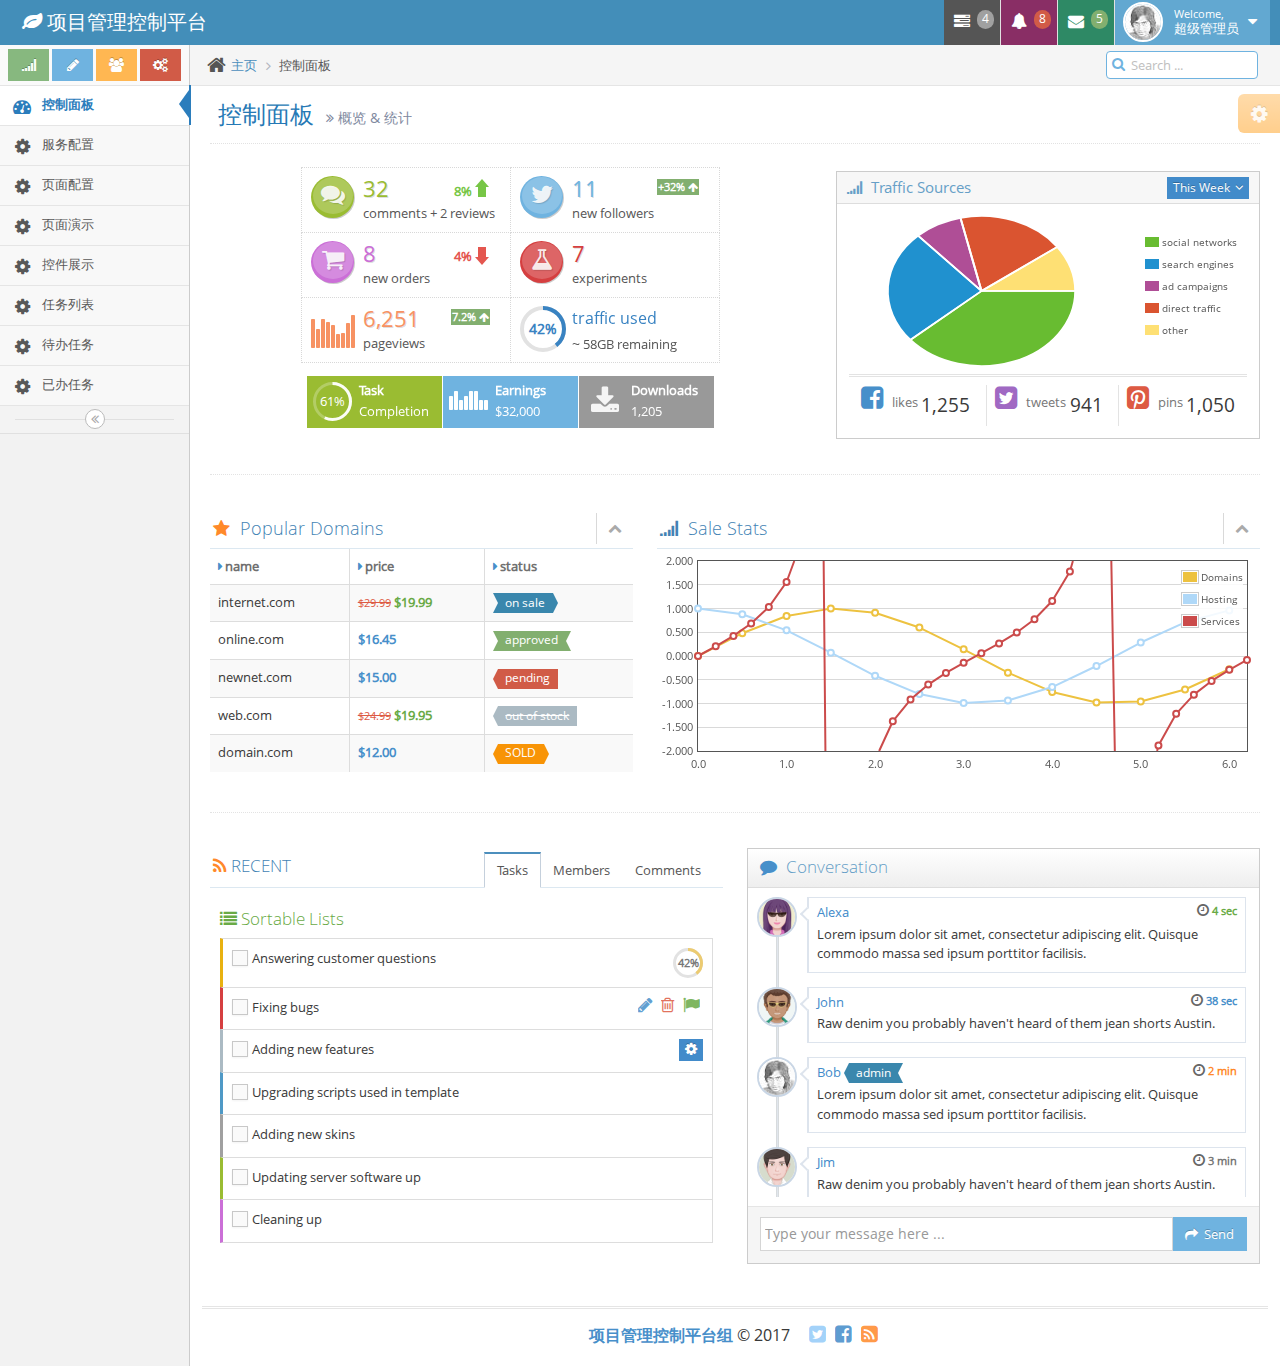
<file: html/index.html>
<!DOCTYPE html>
<html lang="en">
	<head>
		<meta http-equiv="X-UA-Compatible" content="IE=edge,chrome=1" />
		<meta charset="utf-8" />
		<title>Dashboard - Ace Admin</title>

		<meta name="description" content="overview &amp; stats" />
		<meta name="viewport" content="width=device-width, initial-scale=1.0, maximum-scale=1.0" />

		<!-- bootstrap & fontawesome -->
		<link rel="stylesheet" href="../assets/css/bootstrap.css" />
		<link rel="stylesheet" href="../assets/css/font-awesome.css" />

		<!-- page specific plugin styles -->

		<!-- text fonts -->
		<link rel="stylesheet" href="../assets/css/ace-fonts.css" />

		<!-- ace styles -->
		<link rel="stylesheet" href="../assets/css/ace.css" class="ace-main-stylesheet" id="main-ace-style" />

		<!--[if lte IE 9]>
			<link rel="stylesheet" href="../assets/css/ace-part2.css" class="ace-main-stylesheet" />
		<![endif]-->

		<!--[if lte IE 9]>
		  <link rel="stylesheet" href="../assets/css/ace-ie.css" />
		<![endif]-->

		<!-- inline styles related to this page -->

		<!-- ace settings handler -->
		<script src="../assets/js/ace-extra.js"></script>

		<!-- HTML5shiv and Respond.js for IE8 to support HTML5 elements and media queries -->

		<!--[if lte IE 8]>
		<script src="../assets/js/html5shiv.js"></script>
		<script src="../assets/js/respond.js"></script>
		<![endif]-->
	</head>

	<body class="no-skin">
		<!-- #section:basics/navbar.layout -->
		<div id="navbar" class="navbar navbar-default">
			<script type="text/javascript">
				try{ace.settings.check('navbar' , 'fixed')}catch(e){}
			</script>

			<div class="navbar-container" id="navbar-container">
				<!-- #section:basics/sidebar.mobile.toggle -->
				<button type="button" class="navbar-toggle menu-toggler pull-left" id="menu-toggler" data-target="#sidebar">
					<span class="sr-only">Toggle sidebar</span>

					<span class="icon-bar"></span>

					<span class="icon-bar"></span>

					<span class="icon-bar"></span>
				</button>

				<!-- /section:basics/sidebar.mobile.toggle -->
				<div class="navbar-header pull-left">
					<!-- #section:basics/navbar.layout.brand -->
					<a href="#" class="navbar-brand">
						<small>
							<i class="fa fa-leaf"></i>
							项目管理控制平台
						</small>
					</a>

					<!-- /section:basics/navbar.layout.brand -->

					<!-- #section:basics/navbar.toggle -->

					<!-- /section:basics/navbar.toggle -->
				</div>

				<!-- #section:basics/navbar.dropdown -->
				<div class="navbar-buttons navbar-header pull-right" role="navigation">
					<ul class="nav ace-nav">
						<li class="grey">
							<a data-toggle="dropdown" class="dropdown-toggle" href="#">
								<i class="ace-icon fa fa-tasks"></i>
								<span class="badge badge-grey">4</span>
							</a>

							<ul class="dropdown-menu-right dropdown-navbar dropdown-menu dropdown-caret dropdown-close">
								<li class="dropdown-header">
									<i class="ace-icon fa fa-check"></i>
									4 个任务需要完成
								</li>

								<li class="dropdown-content">
									<ul class="dropdown-menu dropdown-navbar">
										<li>
											<a href="#">
												<div class="clearfix">
													<span class="pull-left">软件更新</span>
													<span class="pull-right">65%</span>
												</div>

												<div class="progress progress-mini">
													<div style="width:65%" class="progress-bar"></div>
												</div>
											</a>
										</li>

										<li>
											<a href="#">
												<div class="clearfix">
													<span class="pull-left">硬件更新</span>
													<span class="pull-right">35%</span>
												</div>

												<div class="progress progress-mini">
													<div style="width:35%" class="progress-bar progress-bar-danger"></div>
												</div>
											</a>
										</li>
										
										<li>
											<a href="#">
												<div class="clearfix">
													<span class="pull-left">单元测试</span>
													<span class="pull-right">15%</span>
												</div>

												<div class="progress progress-mini">
													<div style="width:15%" class="progress-bar progress-bar-warning"></div>
												</div>
											</a>
										</li>

										<li>
											<a href="#">
												<div class="clearfix">
													<span class="pull-left">BUG修复</span>
													<span class="pull-right">90%</span>
												</div>

												<div class="progress progress-mini progress-striped active">
													<div style="width:90%" class="progress-bar progress-bar-success"></div>
												</div>
											</a>
										</li>
									</ul>
								</li>

								<li class="dropdown-footer">
									<a href="#">
										查看任务详情
										<i class="ace-icon fa fa-arrow-right"></i>
									</a>
								</li>
							</ul>
						</li>

						<li class="purple">
							<a data-toggle="dropdown" class="dropdown-toggle" href="#">
								<i class="ace-icon fa fa-bell icon-animated-bell"></i>
								<span class="badge badge-important">8</span>
							</a>

							<ul class="dropdown-menu-right dropdown-navbar navbar-pink dropdown-menu dropdown-caret dropdown-close">
								<li class="dropdown-header">
									<i class="ace-icon fa fa-exclamation-triangle"></i>
									8 个通知
								</li>

								<li class="dropdown-content">
									<ul class="dropdown-menu dropdown-navbar navbar-pink">
										<li>
											<a href="#">
												<div class="clearfix">
													<span class="pull-left">
														<i class="btn btn-xs no-hover btn-pink fa fa-comment"></i>
														新的评论
													</span>
													<span class="pull-right badge badge-info">+12</span>
												</div>
											</a>
										</li>

										<li>
											<a href="#">
												<i class="btn btn-xs btn-primary fa fa-user"></i>
												你的领导上线视察了...
											</a>
										</li>

										<li>
											<a href="#">
												<div class="clearfix">
													<span class="pull-left">
														<i class="btn btn-xs no-hover btn-success fa fa-shopping-cart"></i>
														老大送你礼物了
													</span>
													<span class="pull-right badge badge-success">+8</span>
												</div>
											</a>
										</li>

										<li>
											<a href="#">
												<div class="clearfix">
													<span class="pull-left">
														<i class="btn btn-xs no-hover btn-info fa fa-twitter"></i>
														放假通知...
													</span>
													<span class="pull-right badge badge-info">+11</span>
												</div>
											</a>
										</li>
									</ul>
								</li>

								<li class="dropdown-footer">
									<a href="#">
										查看所有通知
										<i class="ace-icon fa fa-arrow-right"></i>
									</a>
								</li>
							</ul>
						</li>

						<li class="green">
							<a data-toggle="dropdown" class="dropdown-toggle" href="#">
								<i class="ace-icon fa fa-envelope icon-animated-vertical"></i>
								<span class="badge badge-success">5</span>
							</a>

							<ul class="dropdown-menu-right dropdown-navbar dropdown-menu dropdown-caret dropdown-close">
								<li class="dropdown-header">
									<i class="ace-icon fa fa-envelope-o"></i>
									5 条消息
								</li>

								<li class="dropdown-content">
									<ul class="dropdown-menu dropdown-navbar">
										<li>
											<a href="#" class="clearfix">
												<img src="../assets/avatars/avatar.png" class="msg-photo" alt="Alex's Avatar" />
												<span class="msg-body">
													<span class="msg-title">
														<span class="blue">小拇指的约定:</span>
														这个月我请你吃饭
													</span>

													<span class="msg-time">
														<i class="ace-icon fa fa-clock-o"></i>
														<span>一个月之前</span>
													</span>
												</span>
											</a>
										</li>

										<li>
											<a href="#" class="clearfix">
												<img src="../assets/avatars/avatar3.png" class="msg-photo" alt="Susan's Avatar" />
												<span class="msg-body">
													<span class="msg-title">
														<span class="blue">代文海:</span>
														送你一个红包...
													</span>

													<span class="msg-time">
														<i class="ace-icon fa fa-clock-o"></i>
														<span>20 分钟之前</span>
													</span>
												</span>
											</a>
										</li>

										<li>
											<a href="#" class="clearfix">
												<img src="../assets/avatars/avatar4.png" class="msg-photo" alt="Bob's Avatar" />
												<span class="msg-body">
													<span class="msg-title">
														<span class="blue">段华成:</span>
														无话可说....
													</span>

													<span class="msg-time">
														<i class="ace-icon fa fa-clock-o"></i>
														<span>3:15 下午</span>
													</span>
												</span>
											</a>
										</li>

										<li>
											<a href="#" class="clearfix">
												<img src="../assets/avatars/avatar2.png" class="msg-photo" alt="Kate's Avatar" />
												<span class="msg-body">
													<span class="msg-title">
														<span class="blue">焦松广:</span>
														我是谁 我在哪儿 发生了什么 ...
													</span>

													<span class="msg-time">
														<i class="ace-icon fa fa-clock-o"></i>
														<span>1:33 下午</span>
													</span>
												</span>
											</a>
										</li>

										<li>
											<a href="#" class="clearfix">
												<img src="../assets/avatars/avatar5.png" class="msg-photo" alt="Fred's Avatar" />
												<span class="msg-body">
													<span class="msg-title">
														<span class="blue">高文龙:</span>
														我们公司组织去火星旅游了 ...
													</span>

													<span class="msg-time">
														<i class="ace-icon fa fa-clock-o"></i>
														<span>10:09 早上</span>
													</span>
												</span>
											</a>
										</li>
									</ul>
								</li>

								<li class="dropdown-footer">
									<a href="inbox.html">
										查看所有消息
										<i class="ace-icon fa fa-arrow-right"></i>
									</a>
								</li>
							</ul>
						</li>

						<!-- #section:basics/navbar.user_menu -->
						<li class="light-blue">
							<a data-toggle="dropdown" href="#" class="dropdown-toggle">
								<img class="nav-user-photo" src="../assets/avatars/user.jpg" alt="Jason's Photo" />
								<span class="user-info">
									<small>Welcome,</small>
									超级管理员
								</span>

								<i class="ace-icon fa fa-caret-down"></i>
							</a>

							<ul class="user-menu dropdown-menu-right dropdown-menu dropdown-yellow dropdown-caret dropdown-close">
								<li>
									<a href="#">
										<i class="ace-icon fa fa-cog"></i>
										设置
									</a>
								</li>
								
								<li class="divider"></li>

								<li>
									<a class="login-out" href="login.html">
										<i class="ace-icon fa fa-power-off"></i>
										退出登录
									</a>
								</li>
							</ul>
						</li>

						<!-- /section:basics/navbar.user_menu -->
					</ul>
				</div>

				<!-- /section:basics/navbar.dropdown -->
			</div><!-- /.navbar-container -->
		</div>

		<!-- /section:basics/navbar.layout -->
		<div class="main-container" id="main-container">
			<script type="text/javascript">
				try{ace.settings.check('main-container' , 'fixed')}catch(e){}
			</script>

			<!-- #section:basics/sidebar -->
			<div id="sidebar" class="sidebar responsive">
				<script type="text/javascript">
					try{ace.settings.check('sidebar' , 'fixed')}catch(e){}
				</script>

				<div class="sidebar-shortcuts" id="sidebar-shortcuts">
					<div class="sidebar-shortcuts-large" id="sidebar-shortcuts-large">
						<button class="btn btn-success">
							<i class="ace-icon fa fa-signal"></i>
						</button>

						<button class="btn btn-info">
							<i class="ace-icon fa fa-pencil"></i>
						</button>

						<!-- #section:basics/sidebar.layout.shortcuts -->
						<button class="btn btn-warning">
							<i class="ace-icon fa fa-users"></i>
						</button>

						<button class="btn btn-danger">
							<i class="ace-icon fa fa-cogs"></i>
						</button>

						<!-- /section:basics/sidebar.layout.shortcuts -->
					</div>

					<div class="sidebar-shortcuts-mini" id="sidebar-shortcuts-mini">
						<span class="btn btn-success"></span>

						<span class="btn btn-info"></span>

						<span class="btn btn-warning"></span>

						<span class="btn btn-danger"></span>
					</div>
				</div><!-- /.sidebar-shortcuts -->

				<ul class="nav nav-list">
					<li class="active">
						<a href="index.html">
							<i class="menu-icon fa fa-tachometer"></i>
							<span class="menu-text">控制面板</span>
						</a>
						<b class="arrow"></b>
					</li>
					<li class="">
						<a href="serv-settings.html">
							<i class="menu-icon fa fa-gear"></i>
							<span class="menu-text">服务配置 </span>
						</a>
						<b class="arrow"></b>
					</li>
					<li class="">
						<a href="page-settings.html">
							<i class="menu-icon fa fa-gear"></i>
							<span class="menu-text">页面配置 </span>
						</a>
						<b class="arrow"></b>
					</li>
					<li class="">
						<a href="page-show.html">
							<i class="menu-icon fa fa-gear"></i>
							<span class="menu-text">页面演示 </span>
						</a>
						<b class="arrow"></b>
					</li>
					<li class="">
						<a href="components.html">
							<i class="menu-icon fa fa-gear"></i>
							<span class="menu-text">控件展示 </span>
						</a>
						<b class="arrow"></b>
					</li>
					<li class="">
						<a href="task-list.html">
							<i class="menu-icon fa fa-gear"></i>
							<span class="menu-text">任务列表 </span>
						</a>
						<b class="arrow"></b>
					</li>
					<li class="">
						<a href="daiban.html">
							<i class="menu-icon fa fa-gear"></i>
							<span class="menu-text">待办任务 </span>
						</a>
						<b class="arrow"></b>
					</li>
					<li class="">
						<a href="yiban.html">
							<i class="menu-icon fa fa-gear"></i>
							<span class="menu-text">已办任务 </span>
						</a>
						<b class="arrow"></b>
					</li>
				</ul><!-- /.nav-list -->

				<!-- #section:basics/sidebar.layout.minimize -->
				<div class="sidebar-toggle sidebar-collapse" id="sidebar-collapse">
					<i class="ace-icon fa fa-angle-double-left" data-icon1="ace-icon fa fa-angle-double-left" data-icon2="ace-icon fa fa-angle-double-right"></i>
				</div>

				<!-- /section:basics/sidebar.layout.minimize -->
				<script type="text/javascript">
					try{ace.settings.check('sidebar' , 'collapsed')}catch(e){}
				</script>
			</div>
			
			<!--content area-->
			<div class="main-content">
				<div class="main-content-inner">
					<!-- #section:basics/content.breadcrumbs -->
					<div class="breadcrumbs" id="breadcrumbs">
						<script type="text/javascript">
							try{ace.settings.check('breadcrumbs' , 'fixed')}catch(e){}
						</script>

						<ul class="breadcrumb">
							<li>
								<i class="ace-icon fa fa-home home-icon"></i>
								<a href="#">主页</a>
							</li>
							<li class="active">控制面板</li>
						</ul><!-- /.breadcrumb -->

						<!-- #section:basics/content.searchbox -->
						<div class="nav-search" id="nav-search">
							<form class="form-search">
								<span class="input-icon">
									<input type="text" placeholder="Search ..." class="nav-search-input" id="nav-search-input" autocomplete="off" />
									<i class="ace-icon fa fa-search nav-search-icon"></i>
								</span>
							</form>
						</div><!-- /.nav-search -->

						<!-- /section:basics/content.searchbox -->
					</div>

					<!-- /section:basics/content.breadcrumbs -->
					<div class="page-content">
						<!-- #section:settings.box -->
						<div class="ace-settings-container" id="ace-settings-container">
							<div class="btn btn-app btn-xs btn-warning ace-settings-btn" id="ace-settings-btn">
								<i class="ace-icon fa fa-cog bigger-130"></i>
							</div>

							<div class="ace-settings-box clearfix" id="ace-settings-box">
								<div class="pull-left width-50">
									<!-- #section:settings.skins -->
									<div class="ace-settings-item">
										<div class="pull-left">
											<select id="skin-colorpicker" class="hide">
												<option data-skin="no-skin" value="#438EB9">#438EB9</option>
												<option data-skin="skin-1" value="#222A2D">#222A2D</option>
												<option data-skin="skin-2" value="#C6487E">#C6487E</option>
												<option data-skin="skin-3" value="#D0D0D0">#D0D0D0</option>
											</select>
										</div>
										<span>&nbsp; Choose Skin</span>
									</div>

									<!-- /section:settings.skins -->

									<!-- #section:settings.navbar -->
									<div class="ace-settings-item">
										<input type="checkbox" class="ace ace-checkbox-2" id="ace-settings-navbar" />
										<label class="lbl" for="ace-settings-navbar"> Fixed Navbar</label>
									</div>

									<!-- /section:settings.navbar -->

									<!-- #section:settings.sidebar -->
									<div class="ace-settings-item">
										<input type="checkbox" class="ace ace-checkbox-2" id="ace-settings-sidebar" />
										<label class="lbl" for="ace-settings-sidebar"> Fixed Sidebar</label>
									</div>

									<!-- /section:settings.sidebar -->

									<!-- #section:settings.breadcrumbs -->
									<div class="ace-settings-item">
										<input type="checkbox" class="ace ace-checkbox-2" id="ace-settings-breadcrumbs" />
										<label class="lbl" for="ace-settings-breadcrumbs"> Fixed Breadcrumbs</label>
									</div>

									<!-- /section:settings.breadcrumbs -->

									<!-- #section:settings.rtl -->
									<div class="ace-settings-item">
										<input type="checkbox" class="ace ace-checkbox-2" id="ace-settings-rtl" />
										<label class="lbl" for="ace-settings-rtl"> Right To Left (rtl)</label>
									</div>

									<!-- /section:settings.rtl -->

									<!-- #section:settings.container -->
									<div class="ace-settings-item">
										<input type="checkbox" class="ace ace-checkbox-2" id="ace-settings-add-container" />
										<label class="lbl" for="ace-settings-add-container">
											Inside
											<b>.container</b>
										</label>
									</div>

									<!-- /section:settings.container -->
								</div><!-- /.pull-left -->

								<div class="pull-left width-50">
									<!-- #section:basics/sidebar.options -->
									<div class="ace-settings-item">
										<input type="checkbox" class="ace ace-checkbox-2" id="ace-settings-hover" />
										<label class="lbl" for="ace-settings-hover"> Submenu on Hover</label>
									</div>

									<div class="ace-settings-item">
										<input type="checkbox" class="ace ace-checkbox-2" id="ace-settings-compact" />
										<label class="lbl" for="ace-settings-compact"> Compact Sidebar</label>
									</div>

									<div class="ace-settings-item">
										<input type="checkbox" class="ace ace-checkbox-2" id="ace-settings-highlight" />
										<label class="lbl" for="ace-settings-highlight"> Alt. Active Item</label>
									</div>

									<!-- /section:basics/sidebar.options -->
								</div><!-- /.pull-left -->
							</div><!-- /.ace-settings-box -->
						</div><!-- /.ace-settings-container -->

						<!-- /section:settings.box -->
						<div class="page-header">
							<h1>
								控制面板
								<small>
									<i class="ace-icon fa fa-angle-double-right"></i>
									概览 &amp; 统计
								</small>
							</h1>
						</div><!-- /.page-header -->

						<div class="row">
							<div class="col-xs-12">
								<!-- PAGE CONTENT BEGINS -->
								<div class="row">
									<div class="space-6"></div>

									<div class="col-sm-7 infobox-container">
										<!-- #section:pages/dashboard.infobox -->
										<div class="infobox infobox-green">
											<div class="infobox-icon">
												<i class="ace-icon fa fa-comments"></i>
											</div>

											<div class="infobox-data">
												<span class="infobox-data-number">32</span>
												<div class="infobox-content">comments + 2 reviews</div>
											</div>

											<!-- #section:pages/dashboard.infobox.stat -->
											<div class="stat stat-success">8%</div>

											<!-- /section:pages/dashboard.infobox.stat -->
										</div>

										<div class="infobox infobox-blue">
											<div class="infobox-icon">
												<i class="ace-icon fa fa-twitter"></i>
											</div>

											<div class="infobox-data">
												<span class="infobox-data-number">11</span>
												<div class="infobox-content">new followers</div>
											</div>

											<div class="badge badge-success">
												+32%
												<i class="ace-icon fa fa-arrow-up"></i>
											</div>
										</div>

										<div class="infobox infobox-pink">
											<div class="infobox-icon">
												<i class="ace-icon fa fa-shopping-cart"></i>
											</div>

											<div class="infobox-data">
												<span class="infobox-data-number">8</span>
												<div class="infobox-content">new orders</div>
											</div>
											<div class="stat stat-important">4%</div>
										</div>

										<div class="infobox infobox-red">
											<div class="infobox-icon">
												<i class="ace-icon fa fa-flask"></i>
											</div>

											<div class="infobox-data">
												<span class="infobox-data-number">7</span>
												<div class="infobox-content">experiments</div>
											</div>
										</div>

										<div class="infobox infobox-orange2">
											<!-- #section:pages/dashboard.infobox.sparkline -->
											<div class="infobox-chart">
												<span class="sparkline" data-values="196,128,202,177,154,94,100,170,224"></span>
											</div>

											<!-- /section:pages/dashboard.infobox.sparkline -->
											<div class="infobox-data">
												<span class="infobox-data-number">6,251</span>
												<div class="infobox-content">pageviews</div>
											</div>

											<div class="badge badge-success">
												7.2%
												<i class="ace-icon fa fa-arrow-up"></i>
											</div>
										</div>

										<div class="infobox infobox-blue2">
											<div class="infobox-progress">
												<!-- #section:pages/dashboard.infobox.easypiechart -->
												<div class="easy-pie-chart percentage" data-percent="42" data-size="46">
													<span class="percent">42</span>%
												</div>

												<!-- /section:pages/dashboard.infobox.easypiechart -->
											</div>

											<div class="infobox-data">
												<span class="infobox-text">traffic used</span>

												<div class="infobox-content">
													<span class="bigger-110">~</span>
													58GB remaining
												</div>
											</div>
										</div>

										<!-- /section:pages/dashboard.infobox -->
										<div class="space-6"></div>

										<!-- #section:pages/dashboard.infobox.dark -->
										<div class="infobox infobox-green infobox-small infobox-dark">
											<div class="infobox-progress">
												<!-- #section:pages/dashboard.infobox.easypiechart -->
												<div class="easy-pie-chart percentage" data-percent="61" data-size="39">
													<span class="percent">61</span>%
												</div>

												<!-- /section:pages/dashboard.infobox.easypiechart -->
											</div>

											<div class="infobox-data">
												<div class="infobox-content">Task</div>
												<div class="infobox-content">Completion</div>
											</div>
										</div>

										<div class="infobox infobox-blue infobox-small infobox-dark">
											<!-- #section:pages/dashboard.infobox.sparkline -->
											<div class="infobox-chart">
												<span class="sparkline" data-values="3,4,2,3,4,4,2,2"></span>
											</div>

											<!-- /section:pages/dashboard.infobox.sparkline -->
											<div class="infobox-data">
												<div class="infobox-content">Earnings</div>
												<div class="infobox-content">$32,000</div>
											</div>
										</div>

										<div class="infobox infobox-grey infobox-small infobox-dark">
											<div class="infobox-icon">
												<i class="ace-icon fa fa-download"></i>
											</div>

											<div class="infobox-data">
												<div class="infobox-content">Downloads</div>
												<div class="infobox-content">1,205</div>
											</div>
										</div>

										<!-- /section:pages/dashboard.infobox.dark -->
									</div>

									<div class="vspace-12-sm"></div>

									<div class="col-sm-5">
										<div class="widget-box">
											<div class="widget-header widget-header-flat widget-header-small">
												<h5 class="widget-title">
													<i class="ace-icon fa fa-signal"></i>
													Traffic Sources
												</h5>

												<div class="widget-toolbar no-border">
													<div class="inline dropdown-hover">
														<button class="btn btn-minier btn-primary">
															This Week
															<i class="ace-icon fa fa-angle-down icon-on-right bigger-110"></i>
														</button>

														<ul class="dropdown-menu dropdown-menu-right dropdown-125 dropdown-lighter dropdown-close dropdown-caret">
															<li class="active">
																<a href="#" class="blue">
																	<i class="ace-icon fa fa-caret-right bigger-110">&nbsp;</i>
																	This Week
																</a>
															</li>

															<li>
																<a href="#">
																	<i class="ace-icon fa fa-caret-right bigger-110 invisible">&nbsp;</i>
																	Last Week
																</a>
															</li>

															<li>
																<a href="#">
																	<i class="ace-icon fa fa-caret-right bigger-110 invisible">&nbsp;</i>
																	This Month
																</a>
															</li>

															<li>
																<a href="#">
																	<i class="ace-icon fa fa-caret-right bigger-110 invisible">&nbsp;</i>
																	Last Month
																</a>
															</li>
														</ul>
													</div>
												</div>
											</div>

											<div class="widget-body">
												<div class="widget-main">
													<!-- #section:plugins/charts.flotchart -->
													<div id="piechart-placeholder"></div>

													<!-- /section:plugins/charts.flotchart -->
													<div class="hr hr8 hr-double"></div>

													<div class="clearfix">
														<!-- #section:custom/extra.grid -->
														<div class="grid3">
															<span class="grey">
																<i class="ace-icon fa fa-facebook-square fa-2x blue"></i>
																&nbsp; likes
															</span>
															<h4 class="bigger pull-right">1,255</h4>
														</div>

														<div class="grid3">
															<span class="grey">
																<i class="ace-icon fa fa-twitter-square fa-2x purple"></i>
																&nbsp; tweets
															</span>
															<h4 class="bigger pull-right">941</h4>
														</div>

														<div class="grid3">
															<span class="grey">
																<i class="ace-icon fa fa-pinterest-square fa-2x red"></i>
																&nbsp; pins
															</span>
															<h4 class="bigger pull-right">1,050</h4>
														</div>

														<!-- /section:custom/extra.grid -->
													</div>
												</div><!-- /.widget-main -->
											</div><!-- /.widget-body -->
										</div><!-- /.widget-box -->
									</div><!-- /.col -->
								</div><!-- /.row -->

								<!-- #section:custom/extra.hr -->
								<div class="hr hr32 hr-dotted"></div>

								<!-- /section:custom/extra.hr -->
								<div class="row">
									<div class="col-sm-5">
										<div class="widget-box transparent">
											<div class="widget-header widget-header-flat">
												<h4 class="widget-title lighter">
													<i class="ace-icon fa fa-star orange"></i>
													Popular Domains
												</h4>

												<div class="widget-toolbar">
													<a href="#" data-action="collapse">
														<i class="ace-icon fa fa-chevron-up"></i>
													</a>
												</div>
											</div>

											<div class="widget-body">
												<div class="widget-main no-padding">
													<table class="table table-bordered table-striped">
														<thead class="thin-border-bottom">
															<tr>
																<th>
																	<i class="ace-icon fa fa-caret-right blue"></i>name
																</th>

																<th>
																	<i class="ace-icon fa fa-caret-right blue"></i>price
																</th>

																<th class="hidden-480">
																	<i class="ace-icon fa fa-caret-right blue"></i>status
																</th>
															</tr>
														</thead>

														<tbody>
															<tr>
																<td>internet.com</td>

																<td>
																	<small>
																		<s class="red">$29.99</s>
																	</small>
																	<b class="green">$19.99</b>
																</td>

																<td class="hidden-480">
																	<span class="label label-info arrowed-right arrowed-in">on sale</span>
																</td>
															</tr>

															<tr>
																<td>online.com</td>

																<td>
																	<b class="blue">$16.45</b>
																</td>

																<td class="hidden-480">
																	<span class="label label-success arrowed-in arrowed-in-right">approved</span>
																</td>
															</tr>

															<tr>
																<td>newnet.com</td>

																<td>
																	<b class="blue">$15.00</b>
																</td>

																<td class="hidden-480">
																	<span class="label label-danger arrowed">pending</span>
																</td>
															</tr>

															<tr>
																<td>web.com</td>

																<td>
																	<small>
																		<s class="red">$24.99</s>
																	</small>
																	<b class="green">$19.95</b>
																</td>

																<td class="hidden-480">
																	<span class="label arrowed">
																		<s>out of stock</s>
																	</span>
																</td>
															</tr>

															<tr>
																<td>domain.com</td>

																<td>
																	<b class="blue">$12.00</b>
																</td>

																<td class="hidden-480">
																	<span class="label label-warning arrowed arrowed-right">SOLD</span>
																</td>
															</tr>
														</tbody>
													</table>
												</div><!-- /.widget-main -->
											</div><!-- /.widget-body -->
										</div><!-- /.widget-box -->
									</div><!-- /.col -->

									<div class="col-sm-7">
										<div class="widget-box transparent">
											<div class="widget-header widget-header-flat">
												<h4 class="widget-title lighter">
													<i class="ace-icon fa fa-signal"></i>
													Sale Stats
												</h4>

												<div class="widget-toolbar">
													<a href="#" data-action="collapse">
														<i class="ace-icon fa fa-chevron-up"></i>
													</a>
												</div>
											</div>

											<div class="widget-body">
												<div class="widget-main padding-4">
													<div id="sales-charts"></div>
												</div><!-- /.widget-main -->
											</div><!-- /.widget-body -->
										</div><!-- /.widget-box -->
									</div><!-- /.col -->
								</div><!-- /.row -->

								<div class="hr hr32 hr-dotted"></div>

								<div class="row">
									<div class="col-sm-6">
										<div class="widget-box transparent" id="recent-box">
											<div class="widget-header">
												<h4 class="widget-title lighter smaller">
													<i class="ace-icon fa fa-rss orange"></i>RECENT
												</h4>

												<div class="widget-toolbar no-border">
													<ul class="nav nav-tabs" id="recent-tab">
														<li class="active">
															<a data-toggle="tab" href="#task-tab">Tasks</a>
														</li>

														<li>
															<a data-toggle="tab" href="#member-tab">Members</a>
														</li>

														<li>
															<a data-toggle="tab" href="#comment-tab">Comments</a>
														</li>
													</ul>
												</div>
											</div>

											<div class="widget-body">
												<div class="widget-main padding-4">
													<div class="tab-content padding-8">
														<div id="task-tab" class="tab-pane active">
															<h4 class="smaller lighter green">
																<i class="ace-icon fa fa-list"></i>
																Sortable Lists
															</h4>

															<!-- #section:pages/dashboard.tasks -->
															<ul id="tasks" class="item-list">
																<li class="item-orange clearfix">
																	<label class="inline">
																		<input type="checkbox" class="ace" />
																		<span class="lbl"> Answering customer questions</span>
																	</label>

																	<div class="pull-right easy-pie-chart percentage" data-size="30" data-color="#ECCB71" data-percent="42">
																		<span class="percent">42</span>%
																	</div>
																</li>

																<li class="item-red clearfix">
																	<label class="inline">
																		<input type="checkbox" class="ace" />
																		<span class="lbl"> Fixing bugs</span>
																	</label>

																	<!-- #section:custom/extra.action-buttons -->
																	<div class="pull-right action-buttons">
																		<a href="#" class="blue">
																			<i class="ace-icon fa fa-pencil bigger-130"></i>
																		</a>

																		<span class="vbar"></span>

																		<a href="#" class="red">
																			<i class="ace-icon fa fa-trash-o bigger-130"></i>
																		</a>

																		<span class="vbar"></span>

																		<a href="#" class="green">
																			<i class="ace-icon fa fa-flag bigger-130"></i>
																		</a>
																	</div>

																	<!-- /section:custom/extra.action-buttons -->
																</li>

																<li class="item-default clearfix">
																	<label class="inline">
																		<input type="checkbox" class="ace" />
																		<span class="lbl"> Adding new features</span>
																	</label>

																	<!-- #section:elements.dropdown.hover -->
																	<div class="inline pull-right position-relative dropdown-hover">
																		<button class="btn btn-minier bigger btn-primary">
																			<i class="ace-icon fa fa-cog icon-only bigger-120"></i>
																		</button>

																		<ul class="dropdown-menu dropdown-only-icon dropdown-yellow dropdown-caret dropdown-close dropdown-menu-right">
																			<li>
																				<a href="#" class="tooltip-success" data-rel="tooltip" title="Mark&nbsp;as&nbsp;done">
																					<span class="green">
																						<i class="ace-icon fa fa-check bigger-110"></i>
																					</span>
																				</a>
																			</li>

																			<li>
																				<a href="#" class="tooltip-error" data-rel="tooltip" title="Delete">
																					<span class="red">
																						<i class="ace-icon fa fa-trash-o bigger-110"></i>
																					</span>
																				</a>
																			</li>
																		</ul>
																	</div>

																	<!-- /section:elements.dropdown.hover -->
																</li>

																<li class="item-blue clearfix">
																	<label class="inline">
																		<input type="checkbox" class="ace" />
																		<span class="lbl"> Upgrading scripts used in template</span>
																	</label>
																</li>

																<li class="item-grey clearfix">
																	<label class="inline">
																		<input type="checkbox" class="ace" />
																		<span class="lbl"> Adding new skins</span>
																	</label>
																</li>

																<li class="item-green clearfix">
																	<label class="inline">
																		<input type="checkbox" class="ace" />
																		<span class="lbl"> Updating server software up</span>
																	</label>
																</li>

																<li class="item-pink clearfix">
																	<label class="inline">
																		<input type="checkbox" class="ace" />
																		<span class="lbl"> Cleaning up</span>
																	</label>
																</li>
															</ul>

															<!-- /section:pages/dashboard.tasks -->
														</div>

														<div id="member-tab" class="tab-pane">
															<!-- #section:pages/dashboard.members -->
															<div class="clearfix">
																<div class="itemdiv memberdiv">
																	<div class="user">
																		<img alt="Bob Doe's avatar" src="../assets/avatars/user.jpg" />
																	</div>

																	<div class="body">
																		<div class="name">
																			<a href="#">Bob Doe</a>
																		</div>

																		<div class="time">
																			<i class="ace-icon fa fa-clock-o"></i>
																			<span class="green">20 min</span>
																		</div>

																		<div>
																			<span class="label label-warning label-sm">pending</span>

																			<div class="inline position-relative">
																				<button class="btn btn-minier btn-yellow btn-no-border dropdown-toggle" data-toggle="dropdown" data-position="auto">
																					<i class="ace-icon fa fa-angle-down icon-only bigger-120"></i>
																				</button>

																				<ul class="dropdown-menu dropdown-only-icon dropdown-yellow dropdown-menu-right dropdown-caret dropdown-close">
																					<li>
																						<a href="#" class="tooltip-success" data-rel="tooltip" title="Approve">
																							<span class="green">
																								<i class="ace-icon fa fa-check bigger-110"></i>
																							</span>
																						</a>
																					</li>

																					<li>
																						<a href="#" class="tooltip-warning" data-rel="tooltip" title="Reject">
																							<span class="orange">
																								<i class="ace-icon fa fa-times bigger-110"></i>
																							</span>
																						</a>
																					</li>

																					<li>
																						<a href="#" class="tooltip-error" data-rel="tooltip" title="Delete">
																							<span class="red">
																								<i class="ace-icon fa fa-trash-o bigger-110"></i>
																							</span>
																						</a>
																					</li>
																				</ul>
																			</div>
																		</div>
																	</div>
																</div>

																<div class="itemdiv memberdiv">
																	<div class="user">
																		<img alt="Joe Doe's avatar" src="../assets/avatars/avatar2.png" />
																	</div>

																	<div class="body">
																		<div class="name">
																			<a href="#">Joe Doe</a>
																		</div>

																		<div class="time">
																			<i class="ace-icon fa fa-clock-o"></i>
																			<span class="green">1 hour</span>
																		</div>

																		<div>
																			<span class="label label-warning label-sm">pending</span>

																			<div class="inline position-relative">
																				<button class="btn btn-minier btn-yellow btn-no-border dropdown-toggle" data-toggle="dropdown" data-position="auto">
																					<i class="ace-icon fa fa-angle-down icon-only bigger-120"></i>
																				</button>

																				<ul class="dropdown-menu dropdown-only-icon dropdown-yellow dropdown-menu-right dropdown-caret dropdown-close">
																					<li>
																						<a href="#" class="tooltip-success" data-rel="tooltip" title="Approve">
																							<span class="green">
																								<i class="ace-icon fa fa-check bigger-110"></i>
																							</span>
																						</a>
																					</li>

																					<li>
																						<a href="#" class="tooltip-warning" data-rel="tooltip" title="Reject">
																							<span class="orange">
																								<i class="ace-icon fa fa-times bigger-110"></i>
																							</span>
																						</a>
																					</li>

																					<li>
																						<a href="#" class="tooltip-error" data-rel="tooltip" title="Delete">
																							<span class="red">
																								<i class="ace-icon fa fa-trash-o bigger-110"></i>
																							</span>
																						</a>
																					</li>
																				</ul>
																			</div>
																		</div>
																	</div>
																</div>

																<div class="itemdiv memberdiv">
																	<div class="user">
																		<img alt="Jim Doe's avatar" src="../assets/avatars/avatar.png" />
																	</div>

																	<div class="body">
																		<div class="name">
																			<a href="#">Jim Doe</a>
																		</div>

																		<div class="time">
																			<i class="ace-icon fa fa-clock-o"></i>
																			<span class="green">2 hour</span>
																		</div>

																		<div>
																			<span class="label label-warning label-sm">pending</span>

																			<div class="inline position-relative">
																				<button class="btn btn-minier btn-yellow btn-no-border dropdown-toggle" data-toggle="dropdown" data-position="auto">
																					<i class="ace-icon fa fa-angle-down icon-only bigger-120"></i>
																				</button>

																				<ul class="dropdown-menu dropdown-only-icon dropdown-yellow dropdown-menu-right dropdown-caret dropdown-close">
																					<li>
																						<a href="#" class="tooltip-success" data-rel="tooltip" title="Approve">
																							<span class="green">
																								<i class="ace-icon fa fa-check bigger-110"></i>
																							</span>
																						</a>
																					</li>

																					<li>
																						<a href="#" class="tooltip-warning" data-rel="tooltip" title="Reject">
																							<span class="orange">
																								<i class="ace-icon fa fa-times bigger-110"></i>
																							</span>
																						</a>
																					</li>

																					<li>
																						<a href="#" class="tooltip-error" data-rel="tooltip" title="Delete">
																							<span class="red">
																								<i class="ace-icon fa fa-trash-o bigger-110"></i>
																							</span>
																						</a>
																					</li>
																				</ul>
																			</div>
																		</div>
																	</div>
																</div>

																<div class="itemdiv memberdiv">
																	<div class="user">
																		<img alt="Alex Doe's avatar" src="../assets/avatars/avatar5.png" />
																	</div>

																	<div class="body">
																		<div class="name">
																			<a href="#">Alex Doe</a>
																		</div>

																		<div class="time">
																			<i class="ace-icon fa fa-clock-o"></i>
																			<span class="green">3 hour</span>
																		</div>

																		<div>
																			<span class="label label-danger label-sm">blocked</span>
																		</div>
																	</div>
																</div>

																<div class="itemdiv memberdiv">
																	<div class="user">
																		<img alt="Bob Doe's avatar" src="../assets/avatars/avatar2.png" />
																	</div>

																	<div class="body">
																		<div class="name">
																			<a href="#">Bob Doe</a>
																		</div>

																		<div class="time">
																			<i class="ace-icon fa fa-clock-o"></i>
																			<span class="green">6 hour</span>
																		</div>

																		<div>
																			<span class="label label-success label-sm arrowed-in">approved</span>
																		</div>
																	</div>
																</div>

																<div class="itemdiv memberdiv">
																	<div class="user">
																		<img alt="Susan's avatar" src="../assets/avatars/avatar3.png" />
																	</div>

																	<div class="body">
																		<div class="name">
																			<a href="#">Susan</a>
																		</div>

																		<div class="time">
																			<i class="ace-icon fa fa-clock-o"></i>
																			<span class="green">yesterday</span>
																		</div>

																		<div>
																			<span class="label label-success label-sm arrowed-in">approved</span>
																		</div>
																	</div>
																</div>

																<div class="itemdiv memberdiv">
																	<div class="user">
																		<img alt="Phil Doe's avatar" src="../assets/avatars/avatar4.png" />
																	</div>

																	<div class="body">
																		<div class="name">
																			<a href="#">Phil Doe</a>
																		</div>

																		<div class="time">
																			<i class="ace-icon fa fa-clock-o"></i>
																			<span class="green">2 days ago</span>
																		</div>

																		<div>
																			<span class="label label-info label-sm arrowed-in arrowed-in-right">online</span>
																		</div>
																	</div>
																</div>

																<div class="itemdiv memberdiv">
																	<div class="user">
																		<img alt="Alexa Doe's avatar" src="../assets/avatars/avatar1.png" />
																	</div>

																	<div class="body">
																		<div class="name">
																			<a href="#">Alexa Doe</a>
																		</div>

																		<div class="time">
																			<i class="ace-icon fa fa-clock-o"></i>
																			<span class="green">3 days ago</span>
																		</div>

																		<div>
																			<span class="label label-success label-sm arrowed-in">approved</span>
																		</div>
																	</div>
																</div>
															</div>

															<div class="space-4"></div>

															<div class="center">
																<i class="ace-icon fa fa-users fa-2x green middle"></i>

																&nbsp;
																<a href="#" class="btn btn-sm btn-white btn-info">
																	See all members &nbsp;
																	<i class="ace-icon fa fa-arrow-right"></i>
																</a>
															</div>

															<div class="hr hr-double hr8"></div>

															<!-- /section:pages/dashboard.members -->
														</div><!-- /.#member-tab -->

														<div id="comment-tab" class="tab-pane">
															<!-- #section:pages/dashboard.comments -->
															<div class="comments">
																<div class="itemdiv commentdiv">
																	<div class="user">
																		<img alt="Bob Doe's Avatar" src="../assets/avatars/avatar.png" />
																	</div>

																	<div class="body">
																		<div class="name">
																			<a href="#">Bob Doe</a>
																		</div>

																		<div class="time">
																			<i class="ace-icon fa fa-clock-o"></i>
																			<span class="green">6 min</span>
																		</div>

																		<div class="text">
																			<i class="ace-icon fa fa-quote-left"></i>
																			Lorem ipsum dolor sit amet, consectetur adipiscing elit. Quisque commodo massa sed ipsum porttitor facilisis &hellip;
																		</div>
																	</div>

																	<div class="tools">
																		<div class="inline position-relative">
																			<button class="btn btn-minier bigger btn-yellow dropdown-toggle" data-toggle="dropdown">
																				<i class="ace-icon fa fa-angle-down icon-only bigger-120"></i>
																			</button>

																			<ul class="dropdown-menu dropdown-only-icon dropdown-yellow dropdown-menu-right dropdown-caret dropdown-close">
																				<li>
																					<a href="#" class="tooltip-success" data-rel="tooltip" title="Approve">
																						<span class="green">
																							<i class="ace-icon fa fa-check bigger-110"></i>
																						</span>
																					</a>
																				</li>

																				<li>
																					<a href="#" class="tooltip-warning" data-rel="tooltip" title="Reject">
																						<span class="orange">
																							<i class="ace-icon fa fa-times bigger-110"></i>
																						</span>
																					</a>
																				</li>

																				<li>
																					<a href="#" class="tooltip-error" data-rel="tooltip" title="Delete">
																						<span class="red">
																							<i class="ace-icon fa fa-trash-o bigger-110"></i>
																						</span>
																					</a>
																				</li>
																			</ul>
																		</div>
																	</div>
																</div>

																<div class="itemdiv commentdiv">
																	<div class="user">
																		<img alt="Jennifer's Avatar" src="../assets/avatars/avatar1.png" />
																	</div>

																	<div class="body">
																		<div class="name">
																			<a href="#">Jennifer</a>
																		</div>

																		<div class="time">
																			<i class="ace-icon fa fa-clock-o"></i>
																			<span class="blue">15 min</span>
																		</div>

																		<div class="text">
																			<i class="ace-icon fa fa-quote-left"></i>
																			Lorem ipsum dolor sit amet, consectetur adipiscing elit. Quisque commodo massa sed ipsum porttitor facilisis &hellip;
																		</div>
																	</div>

																	<div class="tools">
																		<div class="action-buttons bigger-125">
																			<a href="#">
																				<i class="ace-icon fa fa-pencil blue"></i>
																			</a>

																			<a href="#">
																				<i class="ace-icon fa fa-trash-o red"></i>
																			</a>
																		</div>
																	</div>
																</div>

																<div class="itemdiv commentdiv">
																	<div class="user">
																		<img alt="Joe's Avatar" src="../assets/avatars/avatar2.png" />
																	</div>

																	<div class="body">
																		<div class="name">
																			<a href="#">Joe</a>
																		</div>

																		<div class="time">
																			<i class="ace-icon fa fa-clock-o"></i>
																			<span class="orange">22 min</span>
																		</div>

																		<div class="text">
																			<i class="ace-icon fa fa-quote-left"></i>
																			Lorem ipsum dolor sit amet, consectetur adipiscing elit. Quisque commodo massa sed ipsum porttitor facilisis &hellip;
																		</div>
																	</div>

																	<div class="tools">
																		<div class="action-buttons bigger-125">
																			<a href="#">
																				<i class="ace-icon fa fa-pencil blue"></i>
																			</a>

																			<a href="#">
																				<i class="ace-icon fa fa-trash-o red"></i>
																			</a>
																		</div>
																	</div>
																</div>

																<div class="itemdiv commentdiv">
																	<div class="user">
																		<img alt="Rita's Avatar" src="../assets/avatars/avatar3.png" />
																	</div>

																	<div class="body">
																		<div class="name">
																			<a href="#">Rita</a>
																		</div>

																		<div class="time">
																			<i class="ace-icon fa fa-clock-o"></i>
																			<span class="red">50 min</span>
																		</div>

																		<div class="text">
																			<i class="ace-icon fa fa-quote-left"></i>
																			Lorem ipsum dolor sit amet, consectetur adipiscing elit. Quisque commodo massa sed ipsum porttitor facilisis &hellip;
																		</div>
																	</div>

																	<div class="tools">
																		<div class="action-buttons bigger-125">
																			<a href="#">
																				<i class="ace-icon fa fa-pencil blue"></i>
																			</a>

																			<a href="#">
																				<i class="ace-icon fa fa-trash-o red"></i>
																			</a>
																		</div>
																	</div>
																</div>
															</div>

															<div class="hr hr8"></div>

															<div class="center">
																<i class="ace-icon fa fa-comments-o fa-2x green middle"></i>

																&nbsp;
																<a href="#" class="btn btn-sm btn-white btn-info">
																	See all comments &nbsp;
																	<i class="ace-icon fa fa-arrow-right"></i>
																</a>
															</div>

															<div class="hr hr-double hr8"></div>

															<!-- /section:pages/dashboard.comments -->
														</div>
													</div>
												</div><!-- /.widget-main -->
											</div><!-- /.widget-body -->
										</div><!-- /.widget-box -->
									</div><!-- /.col -->

									<div class="col-sm-6">
										<div class="widget-box">
											<div class="widget-header">
												<h4 class="widget-title lighter smaller">
													<i class="ace-icon fa fa-comment blue"></i>
													Conversation
												</h4>
											</div>

											<div class="widget-body">
												<div class="widget-main no-padding">
													<!-- #section:pages/dashboard.conversations -->
													<div class="dialogs">
														<div class="itemdiv dialogdiv">
															<div class="user">
																<img alt="Alexa's Avatar" src="../assets/avatars/avatar1.png" />
															</div>

															<div class="body">
																<div class="time">
																	<i class="ace-icon fa fa-clock-o"></i>
																	<span class="green">4 sec</span>
																</div>

																<div class="name">
																	<a href="#">Alexa</a>
																</div>
																<div class="text">Lorem ipsum dolor sit amet, consectetur adipiscing elit. Quisque commodo massa sed ipsum porttitor facilisis.</div>

																<div class="tools">
																	<a href="#" class="btn btn-minier btn-info">
																		<i class="icon-only ace-icon fa fa-share"></i>
																	</a>
																</div>
															</div>
														</div>

														<div class="itemdiv dialogdiv">
															<div class="user">
																<img alt="John's Avatar" src="../assets/avatars/avatar.png" />
															</div>

															<div class="body">
																<div class="time">
																	<i class="ace-icon fa fa-clock-o"></i>
																	<span class="blue">38 sec</span>
																</div>

																<div class="name">
																	<a href="#">John</a>
																</div>
																<div class="text">Raw denim you probably haven&#39;t heard of them jean shorts Austin.</div>

																<div class="tools">
																	<a href="#" class="btn btn-minier btn-info">
																		<i class="icon-only ace-icon fa fa-share"></i>
																	</a>
																</div>
															</div>
														</div>

														<div class="itemdiv dialogdiv">
															<div class="user">
																<img alt="Bob's Avatar" src="../assets/avatars/user.jpg" />
															</div>

															<div class="body">
																<div class="time">
																	<i class="ace-icon fa fa-clock-o"></i>
																	<span class="orange">2 min</span>
																</div>

																<div class="name">
																	<a href="#">Bob</a>
																	<span class="label label-info arrowed arrowed-in-right">admin</span>
																</div>
																<div class="text">Lorem ipsum dolor sit amet, consectetur adipiscing elit. Quisque commodo massa sed ipsum porttitor facilisis.</div>

																<div class="tools">
																	<a href="#" class="btn btn-minier btn-info">
																		<i class="icon-only ace-icon fa fa-share"></i>
																	</a>
																</div>
															</div>
														</div>

														<div class="itemdiv dialogdiv">
															<div class="user">
																<img alt="Jim's Avatar" src="../assets/avatars/avatar4.png" />
															</div>

															<div class="body">
																<div class="time">
																	<i class="ace-icon fa fa-clock-o"></i>
																	<span class="grey">3 min</span>
																</div>

																<div class="name">
																	<a href="#">Jim</a>
																</div>
																<div class="text">Raw denim you probably haven&#39;t heard of them jean shorts Austin.</div>

																<div class="tools">
																	<a href="#" class="btn btn-minier btn-info">
																		<i class="icon-only ace-icon fa fa-share"></i>
																	</a>
																</div>
															</div>
														</div>

														<div class="itemdiv dialogdiv">
															<div class="user">
																<img alt="Alexa's Avatar" src="../assets/avatars/avatar1.png" />
															</div>

															<div class="body">
																<div class="time">
																	<i class="ace-icon fa fa-clock-o"></i>
																	<span class="green">4 min</span>
																</div>

																<div class="name">
																	<a href="#">Alexa</a>
																</div>
																<div class="text">Lorem ipsum dolor sit amet, consectetur adipiscing elit.</div>

																<div class="tools">
																	<a href="#" class="btn btn-minier btn-info">
																		<i class="icon-only ace-icon fa fa-share"></i>
																	</a>
																</div>
															</div>
														</div>
													</div>

													<!-- /section:pages/dashboard.conversations -->
													<form>
														<div class="form-actions">
															<div class="input-group">
																<input placeholder="Type your message here ..." type="text" class="form-control" name="message" />
																<span class="input-group-btn">
																	<button class="btn btn-sm btn-info no-radius" type="button">
																		<i class="ace-icon fa fa-share"></i>
																		Send
																	</button>
																</span>
															</div>
														</div>
													</form>
												</div><!-- /.widget-main -->
											</div><!-- /.widget-body -->
										</div><!-- /.widget-box -->
									</div><!-- /.col -->
								</div><!-- /.row -->

								<!-- PAGE CONTENT ENDS -->
							</div><!-- /.col -->
						</div><!-- /.row -->
					</div><!-- /.page-content -->
				</div>
			</div><!-- /.main-content -->

			
			<div class="footer">
				<div class="footer-inner">
					<!-- #section:basics/footer -->
					<div class="footer-content">
						<span class="bigger-120">
							<span class="blue bolder">项目管理控制平台组</span>
							&copy; 2017
						</span>
						&nbsp; &nbsp;
						<span class="action-buttons">
							<a href="#">
								<i class="ace-icon fa fa-twitter-square light-blue bigger-150"></i>
							</a>

							<a href="#">
								<i class="ace-icon fa fa-facebook-square text-primary bigger-150"></i>
							</a>

							<a href="#">
								<i class="ace-icon fa fa-rss-square orange bigger-150"></i>
							</a>
						</span>
					</div>
					<!-- /section:basics/footer -->
				</div>
			</div><!--/.footer-->
		</div><!-- /.main-container -->
		
		<!--[if !IE]> -->
		<script type="text/javascript">
			window.jQuery || document.write("<script src='../assets/js/jquery.js'>"+"<"+"/script>");
		</script>

		<!-- <![endif]-->

		<!--[if IE]>
<script type="text/javascript">
 window.jQuery || document.write("<script src='../assets/js/jquery1x.js'>"+"<"+"/script>");
</script>
<![endif]-->
		<script type="text/javascript">
			if('ontouchstart' in document.documentElement) document.write("<script src='../assets/js/jquery.mobile.custom.js'>"+"<"+"/script>");
		</script>
		<script src="../assets/js/bootstrap.js"></script>

		<!-- page specific plugin scripts -->

		<!--[if lte IE 8]>
		  <script src="../assets/js/excanvas.js"></script>
		<![endif]-->
		<script src="../assets/js/jquery-ui.custom.js"></script>
		<!--触摸拖拽插件-->
		<script src="../assets/js/jquery.ui.touch-punch.js"></script>
		<!--饼状图插件-->
		<script src="../assets/js/jquery.easypiechart.js"></script>
		<!--线状图插件-->
		<script src="../assets/js/jquery.sparkline.js"></script>
		<script src="../assets/js/flot/jquery.flot.js"></script>
		<script src="../assets/js/flot/jquery.flot.pie.js"></script>
		<script src="../assets/js/flot/jquery.flot.resize.js"></script>

		<!-- ace scripts -->
		<script src="../assets/js/ace/elements.scroller.js"></script>
		<script src="../assets/js/ace/elements.colorpicker.js"></script>
		<script src="../assets/js/ace/elements.fileinput.js"></script>
		<script src="../assets/js/ace/elements.typeahead.js"></script>
		<script src="../assets/js/ace/elements.wysiwyg.js"></script>
		<script src="../assets/js/ace/elements.spinner.js"></script>
		<script src="../assets/js/ace/elements.treeview.js"></script>
		<script src="../assets/js/ace/elements.wizard.js"></script>
		<script src="../assets/js/ace/elements.aside.js"></script>
		<script src="../assets/js/ace/ace.js"></script>
		<script src="../assets/js/ace/ace.ajax-content.js"></script>
		<script src="../assets/js/ace/ace.touch-drag.js"></script>
		<script src="../assets/js/ace/ace.sidebar.js"></script>
		<script src="../assets/js/ace/ace.sidebar-scroll-1.js"></script>
		<script src="../assets/js/ace/ace.submenu-hover.js"></script>
		<script src="../assets/js/ace/ace.widget-box.js"></script>
		<script src="../assets/js/ace/ace.settings.js"></script>
		<script src="../assets/js/ace/ace.settings-rtl.js"></script>
		<script src="../assets/js/ace/ace.settings-skin.js"></script>
		<script src="../assets/js/ace/ace.widget-on-reload.js"></script>
		<script src="../assets/js/ace/ace.searchbox-autocomplete.js"></script>

		<!-- inline scripts related to this page -->
		<script type="text/javascript">
			jQuery(function($) {
				$('.easy-pie-chart.percentage').each(function(){
					var $box = $(this).closest('.infobox');
					var barColor = $(this).data('color') || (!$box.hasClass('infobox-dark') ? $box.css('color') : 'rgba(255,255,255,0.95)');
					var trackColor = barColor == 'rgba(255,255,255,0.95)' ? 'rgba(255,255,255,0.25)' : '#E2E2E2';
					var size = parseInt($(this).data('size')) || 50;
					$(this).easyPieChart({
						barColor: barColor,
						trackColor: trackColor,
						scaleColor: false,
						lineCap: 'butt',
						lineWidth: parseInt(size/10),
						animate: /msie\s*(8|7|6)/.test(navigator.userAgent.toLowerCase()) ? false : 1000,
						size: size
					});
				})
			
				$('.sparkline').each(function(){
					var $box = $(this).closest('.infobox');
					var barColor = !$box.hasClass('infobox-dark') ? $box.css('color') : '#FFF';
					$(this).sparkline('html',
									 {
										tagValuesAttribute:'data-values',
										type: 'bar',
										barColor: barColor ,
										chartRangeMin:$(this).data('min') || 0
									 });
				});
			  //flot chart resize plugin, somehow manipulates default browser resize event to optimize it!
			  //but sometimes it brings up errors with normal resize event handlers
			  $.resize.throttleWindow = false;
			
			  var placeholder = $('#piechart-placeholder').css({'width':'90%' , 'min-height':'150px'});
			  var data = [
				{ label: "social networks",  data: 38.7, color: "#68BC31"},
				{ label: "search engines",  data: 24.5, color: "#2091CF"},
				{ label: "ad campaigns",  data: 8.2, color: "#AF4E96"},
				{ label: "direct traffic",  data: 18.6, color: "#DA5430"},
				{ label: "other",  data: 10, color: "#FEE074"}
			  ]
			  function drawPieChart(placeholder, data, position) {
			 	  $.plot(placeholder, data, {
					series: {
						pie: {
							show: true,
							tilt:0.8,
							highlight: {
								opacity: 0.25
							},
							stroke: {
								color: '#fff',
								width: 2
							},
							startAngle: 2
						}
					},
					legend: {
						show: true,
						position: position || "ne", 
						labelBoxBorderColor: null,
						margin:[-30,15]
					}
					,
					grid: {
						hoverable: true,
						clickable: true
					}
				 })
			 }
			 drawPieChart(placeholder, data);
			
			 /**
			 we saved the drawing function and the data to redraw with different position later when switching to RTL mode dynamically
			 so that's not needed actually.
			 */
			 placeholder.data('chart', data);
			 placeholder.data('draw', drawPieChart);
			
			
			  //pie chart tooltip example
			  var $tooltip = $("<div class='tooltip top in'><div class='tooltip-inner'></div></div>").hide().appendTo('body');
			  var previousPoint = null;
			
			  placeholder.on('plothover', function (event, pos, item) {
				if(item) {
					if (previousPoint != item.seriesIndex) {
						previousPoint = item.seriesIndex;
						var tip = item.series['label'] + " : " + item.series['percent']+'%';
						$tooltip.show().children(0).text(tip);
					}
					$tooltip.css({top:pos.pageY + 10, left:pos.pageX + 10});
				} else {
					$tooltip.hide();
					previousPoint = null;
				}
				
			 });
			
				/////////////////////////////////////
				$(document).one('ajaxloadstart.page', function(e) {
					$tooltip.remove();
				});
			
			
			
			
				var d1 = [];
				for (var i = 0; i < Math.PI * 2; i += 0.5) {
					d1.push([i, Math.sin(i)]);
				}
			
				var d2 = [];
				for (var i = 0; i < Math.PI * 2; i += 0.5) {
					d2.push([i, Math.cos(i)]);
				}
			
				var d3 = [];
				for (var i = 0; i < Math.PI * 2; i += 0.2) {
					d3.push([i, Math.tan(i)]);
				}
				
			
				var sales_charts = $('#sales-charts').css({'width':'100%' , 'height':'220px'});
				$.plot("#sales-charts", [
					{ label: "Domains", data: d1 },
					{ label: "Hosting", data: d2 },
					{ label: "Services", data: d3 }
				], {
					hoverable: true,
					shadowSize: 0,
					series: {
						lines: { show: true },
						points: { show: true }
					},
					xaxis: {
						tickLength: 0
					},
					yaxis: {
						ticks: 10,
						min: -2,
						max: 2,
						tickDecimals: 3
					},
					grid: {
						backgroundColor: { colors: [ "#fff", "#fff" ] },
						borderWidth: 1,
						borderColor:'#555'
					}
				});
			
			
				$('#recent-box [data-rel="tooltip"]').tooltip({placement: tooltip_placement});
				function tooltip_placement(context, source) {
					var $source = $(source);
					var $parent = $source.closest('.tab-content')
					var off1 = $parent.offset();
					var w1 = $parent.width();
			
					var off2 = $source.offset();
					//var w2 = $source.width();
			
					if( parseInt(off2.left) < parseInt(off1.left) + parseInt(w1 / 2) ) return 'right';
					return 'left';
				}
			
			
				$('.dialogs,.comments').ace_scroll({
					size: 300
			    });
				
				
				//Android's default browser somehow is confused when tapping on label which will lead to dragging the task
				//so disable dragging when clicking on label
				var agent = navigator.userAgent.toLowerCase();
				if("ontouchstart" in document && /applewebkit/.test(agent) && /android/.test(agent))
				  $('#tasks').on('touchstart', function(e){
					var li = $(e.target).closest('#tasks li');
					if(li.length == 0)return;
					var label = li.find('label.inline').get(0);
					if(label == e.target || $.contains(label, e.target)) e.stopImmediatePropagation() ;
				});
			
				$('#tasks').sortable({
					opacity:0.8,
					revert:true,
					forceHelperSize:true,
					placeholder: 'draggable-placeholder',
					forcePlaceholderSize:true,
					tolerance:'pointer',
					stop: function( event, ui ) {
						//just for Chrome!!!! so that dropdowns on items don't appear below other items after being moved
						$(ui.item).css('z-index', 'auto');
					}
					}
				);
				$('#tasks').disableSelection();
				$('#tasks input:checkbox').removeAttr('checked').on('click', function(){
					if(this.checked) $(this).closest('li').addClass('selected');
					else $(this).closest('li').removeClass('selected');
				});
			
			
				//show the dropdowns on top or bottom depending on window height and menu position
				$('#task-tab .dropdown-hover').on('mouseenter', function(e) {
					var offset = $(this).offset();
			
					var $w = $(window)
					if (offset.top > $w.scrollTop() + $w.innerHeight() - 100) 
						$(this).addClass('dropup');
					else $(this).removeClass('dropup');
				});
			
			})
		</script>


		<!-- the following scripts are used in demo only for onpage help and you don't need them -->
		<link rel="stylesheet" href="../assets/css/ace.onpage-help.css" />
		<link rel="stylesheet" href="../docs/assets/js/themes/sunburst.css" />

		<script type="text/javascript"> ace.vars['base'] = '..'; </script>
		<script src="../assets/js/ace/elements.onpage-help.js"></script>
		<script src="../assets/js/ace/ace.onpage-help.js"></script>
		<script src="../docs/assets/js/rainbow.js"></script>
		<script src="../docs/assets/js/language/generic.js"></script>
		<script src="../docs/assets/js/language/html.js"></script>
		<script src="../docs/assets/js/language/css.js"></script>
		<script src="../docs/assets/js/language/javascript.js"></script>
	</body>
</html>
</file>
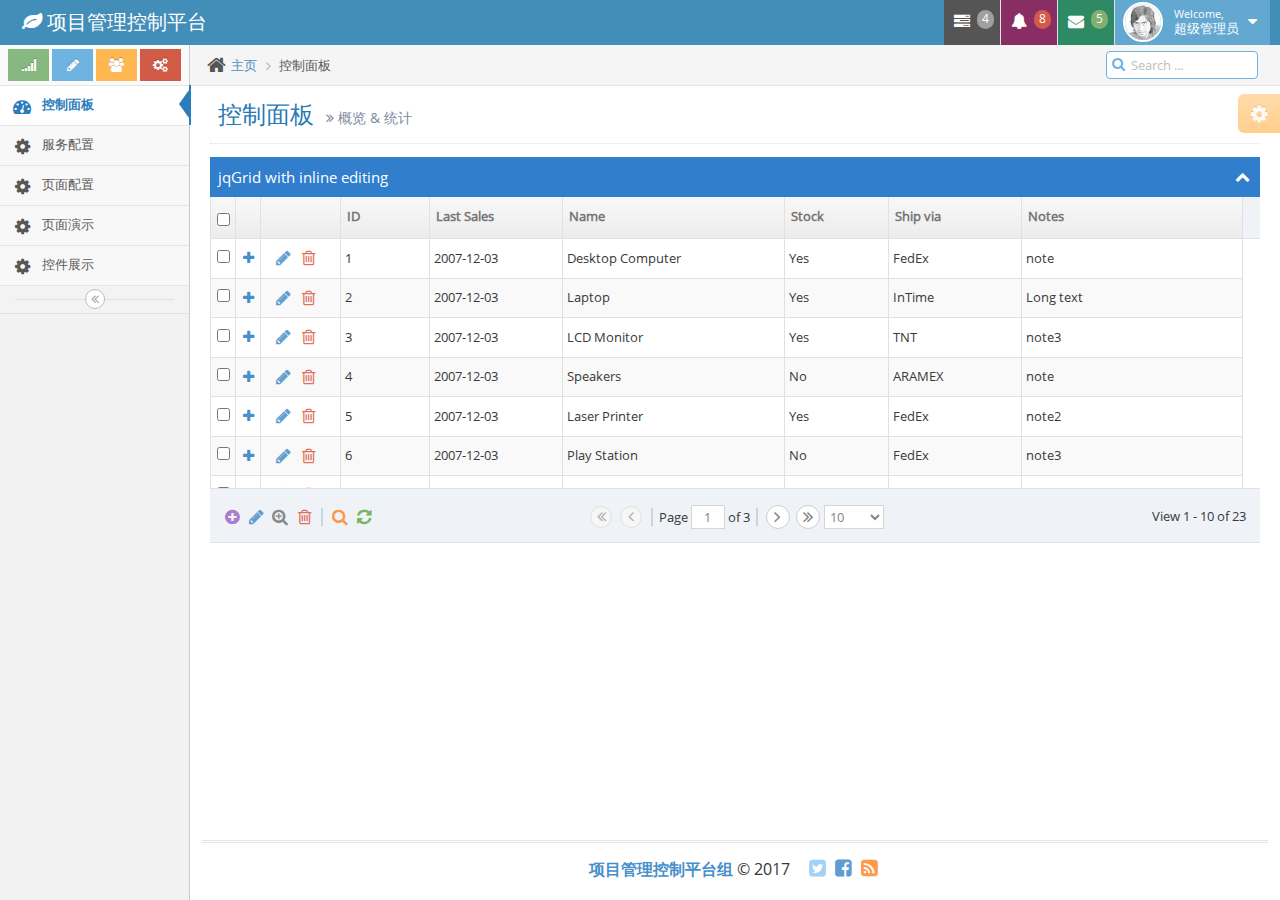
<file: html/_index.html>
<!DOCTYPE html>
<html lang="en">
<head>
    <meta http-equiv="X-UA-Compatible" content="IE=edge,chrome=1"/>
    <meta charset="utf-8"/>
    <title>Dashboard - Ace Admin</title>

    <meta name="description" content="overview &amp; stats"/>
    <meta name="viewport" content="width=device-width, initial-scale=1.0, maximum-scale=1.0"/>

    <!-- bootstrap & fontawesome -->
    <link rel="stylesheet" href="../assets/css/bootstrap.css"/>
    <link rel="stylesheet" href="../assets/css/font-awesome.css"/>

    <!-- page specific plugin styles -->

    <!-- text fonts -->
    <link rel="stylesheet" href="../assets/css/ace-fonts.css"/>
<!-- 特别注意的地方！！！ -->
    <link rel="stylesheet" href="../assets/css/ui.jqgrid.css"/>
    <!-- ace styles -->
    <link rel="stylesheet" href="../assets/css/ace.css" class="ace-main-stylesheet" id="main-ace-style"/>

    <!--[if lte IE 9]>
    <link rel="stylesheet" href="../assets/css/ace-part2.css" class="ace-main-stylesheet"/>
    <![endif]-->

    <!--[if lte IE 9]>
    <link rel="stylesheet" href="../assets/css/ace-ie.css"/>
    <![endif]-->

    <!-- inline styles related to this page -->

    <!-- ace settings handler -->
    <script src="../assets/js/ace-extra.js"></script>

    <!-- HTML5shiv and Respond.js for IE8 to support HTML5 elements and media queries -->

    <!--[if lte IE 8]>
    <script src="../assets/js/html5shiv.js"></script>
    <script src="../assets/js/respond.js"></script>
    <![endif]-->


</head>

<body class="no-skin">
<!-- #section:basics/navbar.layout -->
<div id="navbar" class="navbar navbar-default">
    <script type="text/javascript">
        try {
            ace.settings.check('navbar', 'fixed')
        } catch (e) {
        }
    </script>

    <div class="navbar-container" id="navbar-container">
        <!-- #section:basics/sidebar.mobile.toggle -->
        <button type="button" class="navbar-toggle menu-toggler pull-left" id="menu-toggler" data-target="#sidebar">
            <span class="sr-only">Toggle sidebar</span>

            <span class="icon-bar"></span>

            <span class="icon-bar"></span>

            <span class="icon-bar"></span>
        </button>

        <!-- /section:basics/sidebar.mobile.toggle -->
        <div class="navbar-header pull-left">
            <!-- #section:basics/navbar.layout.brand -->
            <a href="#" class="navbar-brand">
                <small>
                    <i class="fa fa-leaf"></i>
                    项目管理控制平台
                </small>
            </a>

            <!-- /section:basics/navbar.layout.brand -->

            <!-- #section:basics/navbar.toggle -->

            <!-- /section:basics/navbar.toggle -->
        </div>

        <!-- #section:basics/navbar.dropdown -->
        <div class="navbar-buttons navbar-header pull-right" role="navigation">
            <ul class="nav ace-nav">
                <li class="grey">
                    <a data-toggle="dropdown" class="dropdown-toggle" href="#">
                        <i class="ace-icon fa fa-tasks"></i>
                        <span class="badge badge-grey">4</span>
                    </a>

                    <ul class="dropdown-menu-right dropdown-navbar dropdown-menu dropdown-caret dropdown-close">
                        <li class="dropdown-header">
                            <i class="ace-icon fa fa-check"></i>
                            4 个任务需要完成
                        </li>

                        <li class="dropdown-content">
                            <ul class="dropdown-menu dropdown-navbar">
                                <li>
                                    <a href="#">
                                        <div class="clearfix">
                                            <span class="pull-left">软件更新</span>
                                            <span class="pull-right">65%</span>
                                        </div>

                                        <div class="progress progress-mini">
                                            <div style="width:65%" class="progress-bar"></div>
                                        </div>
                                    </a>
                                </li>

                                <li>
                                    <a href="#">
                                        <div class="clearfix">
                                            <span class="pull-left">硬件更新</span>
                                            <span class="pull-right">35%</span>
                                        </div>

                                        <div class="progress progress-mini">
                                            <div style="width:35%" class="progress-bar progress-bar-danger"></div>
                                        </div>
                                    </a>
                                </li>

                                <li>
                                    <a href="#">
                                        <div class="clearfix">
                                            <span class="pull-left">单元测试</span>
                                            <span class="pull-right">15%</span>
                                        </div>

                                        <div class="progress progress-mini">
                                            <div style="width:15%" class="progress-bar progress-bar-warning"></div>
                                        </div>
                                    </a>
                                </li>

                                <li>
                                    <a href="#">
                                        <div class="clearfix">
                                            <span class="pull-left">BUG修复</span>
                                            <span class="pull-right">90%</span>
                                        </div>

                                        <div class="progress progress-mini progress-striped active">
                                            <div style="width:90%" class="progress-bar progress-bar-success"></div>
                                        </div>
                                    </a>
                                </li>
                            </ul>
                        </li>

                        <li class="dropdown-footer">
                            <a href="#">
                                查看任务详情
                                <i class="ace-icon fa fa-arrow-right"></i>
                            </a>
                        </li>
                    </ul>
                </li>

                <li class="purple">
                    <a data-toggle="dropdown" class="dropdown-toggle" href="#">
                        <i class="ace-icon fa fa-bell icon-animated-bell"></i>
                        <span class="badge badge-important">8</span>
                    </a>

                    <ul class="dropdown-menu-right dropdown-navbar navbar-pink dropdown-menu dropdown-caret dropdown-close">
                        <li class="dropdown-header">
                            <i class="ace-icon fa fa-exclamation-triangle"></i>
                            8 个通知
                        </li>

                        <li class="dropdown-content">
                            <ul class="dropdown-menu dropdown-navbar navbar-pink">
                                <li>
                                    <a href="#">
                                        <div class="clearfix">
													<span class="pull-left">
														<i class="btn btn-xs no-hover btn-pink fa fa-comment"></i>
														新的评论
													</span>
                                            <span class="pull-right badge badge-info">+12</span>
                                        </div>
                                    </a>
                                </li>

                                <li>
                                    <a href="#">
                                        <i class="btn btn-xs btn-primary fa fa-user"></i>
                                        你的领导上线视察了...
                                    </a>
                                </li>

                                <li>
                                    <a href="#">
                                        <div class="clearfix">
													<span class="pull-left">
														<i class="btn btn-xs no-hover btn-success fa fa-shopping-cart"></i>
														老大送你礼物了
													</span>
                                            <span class="pull-right badge badge-success">+8</span>
                                        </div>
                                    </a>
                                </li>

                                <li>
                                    <a href="#">
                                        <div class="clearfix">
													<span class="pull-left">
														<i class="btn btn-xs no-hover btn-info fa fa-twitter"></i>
														放假通知...
													</span>
                                            <span class="pull-right badge badge-info">+11</span>
                                        </div>
                                    </a>
                                </li>
                            </ul>
                        </li>

                        <li class="dropdown-footer">
                            <a href="#">
                                查看所有通知
                                <i class="ace-icon fa fa-arrow-right"></i>
                            </a>
                        </li>
                    </ul>
                </li>

                <li class="green">
                    <a data-toggle="dropdown" class="dropdown-toggle" href="#">
                        <i class="ace-icon fa fa-envelope icon-animated-vertical"></i>
                        <span class="badge badge-success">5</span>
                    </a>

                    <ul class="dropdown-menu-right dropdown-navbar dropdown-menu dropdown-caret dropdown-close">
                        <li class="dropdown-header">
                            <i class="ace-icon fa fa-envelope-o"></i>
                            5 条消息
                        </li>

                        <li class="dropdown-content">
                            <ul class="dropdown-menu dropdown-navbar">
                                <li>
                                    <a href="#" class="clearfix">
                                        <img src="../assets/avatars/avatar.png" class="msg-photo" alt="Alex's Avatar"/>
                                        <span class="msg-body">
													<span class="msg-title">
														<span class="blue">小拇指的约定:</span>
														这个月我请你吃饭
													</span>

													<span class="msg-time">
														<i class="ace-icon fa fa-clock-o"></i>
														<span>一个月之前</span>
													</span>
												</span>
                                    </a>
                                </li>

                                <li>
                                    <a href="#" class="clearfix">
                                        <img src="../assets/avatars/avatar3.png" class="msg-photo"
                                             alt="Susan's Avatar"/>
                                        <span class="msg-body">
													<span class="msg-title">
														<span class="blue">代文海:</span>
														送你一个红包...
													</span>

													<span class="msg-time">
														<i class="ace-icon fa fa-clock-o"></i>
														<span>20 分钟之前</span>
													</span>
												</span>
                                    </a>
                                </li>

                                <li>
                                    <a href="#" class="clearfix">
                                        <img src="../assets/avatars/avatar4.png" class="msg-photo" alt="Bob's Avatar"/>
                                        <span class="msg-body">
													<span class="msg-title">
														<span class="blue">段华成:</span>
														无话可说....
													</span>

													<span class="msg-time">
														<i class="ace-icon fa fa-clock-o"></i>
														<span>3:15 下午</span>
													</span>
												</span>
                                    </a>
                                </li>

                                <li>
                                    <a href="#" class="clearfix">
                                        <img src="../assets/avatars/avatar2.png" class="msg-photo" alt="Kate's Avatar"/>
                                        <span class="msg-body">
													<span class="msg-title">
														<span class="blue">焦松广:</span>
														我是谁 我在哪儿 发生了什么 ...
													</span>

													<span class="msg-time">
														<i class="ace-icon fa fa-clock-o"></i>
														<span>1:33 下午</span>
													</span>
												</span>
                                    </a>
                                </li>

                                <li>
                                    <a href="#" class="clearfix">
                                        <img src="../assets/avatars/avatar5.png" class="msg-photo" alt="Fred's Avatar"/>
                                        <span class="msg-body">
													<span class="msg-title">
														<span class="blue">高文龙:</span>
														我们公司组织去火星旅游了 ...
													</span>

													<span class="msg-time">
														<i class="ace-icon fa fa-clock-o"></i>
														<span>10:09 早上</span>
													</span>
												</span>
                                    </a>
                                </li>
                            </ul>
                        </li>

                        <li class="dropdown-footer">
                            <a href="inbox.html">
                                查看所有消息
                                <i class="ace-icon fa fa-arrow-right"></i>
                            </a>
                        </li>
                    </ul>
                </li>

                <!-- #section:basics/navbar.user_menu -->
                <li class="light-blue">
                    <a data-toggle="dropdown" href="#" class="dropdown-toggle">
                        <img class="nav-user-photo" src="../assets/avatars/user.jpg" alt="Jason's Photo"/>
                        <span class="user-info">
									<small>Welcome,</small>
									超级管理员
								</span>

                        <i class="ace-icon fa fa-caret-down"></i>
                    </a>

                    <ul class="user-menu dropdown-menu-right dropdown-menu dropdown-yellow dropdown-caret dropdown-close">
                        <li>
                            <a href="#">
                                <i class="ace-icon fa fa-cog"></i>
                                设置
                            </a>
                        </li>

                        <li class="divider"></li>

                        <li>
                            <a class="login-out" href="login.html">
                                <i class="ace-icon fa fa-power-off"></i>
                                退出登录
                            </a>
                        </li>
                    </ul>
                </li>

                <!-- /section:basics/navbar.user_menu -->
            </ul>
        </div>

        <!-- /section:basics/navbar.dropdown -->
    </div><!-- /.navbar-container -->
</div>

<!-- /section:basics/navbar.layout -->
<div class="main-container" id="main-container">
    <script type="text/javascript">
        try {
            ace.settings.check('main-container', 'fixed')
        } catch (e) {
        }
    </script>

    <!-- #section:basics/sidebar -->
    <div id="sidebar" class="sidebar responsive">
        <script type="text/javascript">
            try {
                ace.settings.check('sidebar', 'fixed')
            } catch (e) {
            }
        </script>

        <div class="sidebar-shortcuts" id="sidebar-shortcuts">
            <div class="sidebar-shortcuts-large" id="sidebar-shortcuts-large">
                <button class="btn btn-success">
                    <i class="ace-icon fa fa-signal"></i>
                </button>

                <button class="btn btn-info">
                    <i class="ace-icon fa fa-pencil"></i>
                </button>

                <!-- #section:basics/sidebar.layout.shortcuts -->
                <button class="btn btn-warning">
                    <i class="ace-icon fa fa-users"></i>
                </button>

                <button class="btn btn-danger">
                    <i class="ace-icon fa fa-cogs"></i>
                </button>

                <!-- /section:basics/sidebar.layout.shortcuts -->
            </div>

            <div class="sidebar-shortcuts-mini" id="sidebar-shortcuts-mini">
                <span class="btn btn-success"></span>

                <span class="btn btn-info"></span>

                <span class="btn btn-warning"></span>

                <span class="btn btn-danger"></span>
            </div>
        </div><!-- /.sidebar-shortcuts -->

        <ul class="nav nav-list">
            <li class="active">
                <a href="index.html">
                    <i class="menu-icon fa fa-tachometer"></i>
                    <span class="menu-text">控制面板</span>
                </a>
                <b class="arrow"></b>
            </li>
            <li class="">
                <a href="serv-settings.html">
                    <i class="menu-icon fa fa-gear"></i>
                    <span class="menu-text">服务配置 </span>
                </a>
                <b class="arrow"></b>
            </li>
            <li class="">
                <a href="page-settings.html">
                    <i class="menu-icon fa fa-gear"></i>
                    <span class="menu-text">页面配置 </span>
                </a>
                <b class="arrow"></b>
            </li>
            <li class="">
                <a href="page-show.html">
                    <i class="menu-icon fa fa-gear"></i>
                    <span class="menu-text">页面演示 </span>
                </a>
                <b class="arrow"></b>
            </li>
            <li class="">
                <a href="components.html">
                    <i class="menu-icon fa fa-gear"></i>
                    <span class="menu-text">控件展示 </span>
                </a>
                <b class="arrow"></b>
            </li>
        </ul><!-- /.nav-list -->

        <!-- #section:basics/sidebar.layout.minimize -->
        <div class="sidebar-toggle sidebar-collapse" id="sidebar-collapse">
            <i class="ace-icon fa fa-angle-double-left" data-icon1="ace-icon fa fa-angle-double-left"
               data-icon2="ace-icon fa fa-angle-double-right"></i>
        </div>

        <!-- /section:basics/sidebar.layout.minimize -->
        <script type="text/javascript">
            try {
                ace.settings.check('sidebar', 'collapsed')
            } catch (e) {
            }
        </script>
    </div>

    <!--content area-->
    <div class="main-content">
        <div class="main-content-inner">
            <!-- #section:basics/content.breadcrumbs -->
            <div class="breadcrumbs" id="breadcrumbs">
                <script type="text/javascript">
                    try {
                        ace.settings.check('breadcrumbs', 'fixed')
                    } catch (e) {
                    }
                </script>

                <ul class="breadcrumb">
                    <li>
                        <i class="ace-icon fa fa-home home-icon"></i>
                        <a href="#">主页</a>
                    </li>
                    <li class="active">控制面板</li>
                </ul><!-- /.breadcrumb -->

                <!-- #section:basics/content.searchbox -->
                <div class="nav-search" id="nav-search">
                    <form class="form-search">
								<span class="input-icon">
									<input type="text" placeholder="Search ..." class="nav-search-input"
                                           id="nav-search-input" autocomplete="off"/>
									<i class="ace-icon fa fa-search nav-search-icon"></i>
								</span>
                    </form>
                </div><!-- /.nav-search -->

                <!-- /section:basics/content.searchbox -->
            </div>

            <!-- /section:basics/content.breadcrumbs -->
            <div class="page-content">
                <!-- #section:settings.box -->
                <div class="ace-settings-container" id="ace-settings-container">
                    <div class="btn btn-app btn-xs btn-warning ace-settings-btn" id="ace-settings-btn">
                        <i class="ace-icon fa fa-cog bigger-130"></i>
                    </div>

                    <div class="ace-settings-box clearfix" id="ace-settings-box">
                        <div class="pull-left width-50">
                            <!-- #section:settings.skins -->
                            <div class="ace-settings-item">
                                <div class="pull-left">
                                    <select id="skin-colorpicker" class="hide">
                                        <option data-skin="no-skin" value="#438EB9">#438EB9</option>
                                        <option data-skin="skin-1" value="#222A2D">#222A2D</option>
                                        <option data-skin="skin-2" value="#C6487E">#C6487E</option>
                                        <option data-skin="skin-3" value="#D0D0D0">#D0D0D0</option>
                                    </select>
                                </div>
                                <span>&nbsp; Choose Skin</span>
                            </div>

                            <!-- /section:settings.skins -->

                            <!-- #section:settings.navbar -->
                            <div class="ace-settings-item">
                                <input type="checkbox" class="ace ace-checkbox-2" id="ace-settings-navbar"/>
                                <label class="lbl" for="ace-settings-navbar"> Fixed Navbar</label>
                            </div>

                            <!-- /section:settings.navbar -->

                            <!-- #section:settings.sidebar -->
                            <div class="ace-settings-item">
                                <input type="checkbox" class="ace ace-checkbox-2" id="ace-settings-sidebar"/>
                                <label class="lbl" for="ace-settings-sidebar"> Fixed Sidebar</label>
                            </div>

                            <!-- /section:settings.sidebar -->

                            <!-- #section:settings.breadcrumbs -->
                            <div class="ace-settings-item">
                                <input type="checkbox" class="ace ace-checkbox-2" id="ace-settings-breadcrumbs"/>
                                <label class="lbl" for="ace-settings-breadcrumbs"> Fixed Breadcrumbs</label>
                            </div>

                            <!-- /section:settings.breadcrumbs -->

                            <!-- #section:settings.rtl -->
                            <div class="ace-settings-item">
                                <input type="checkbox" class="ace ace-checkbox-2" id="ace-settings-rtl"/>
                                <label class="lbl" for="ace-settings-rtl"> Right To Left (rtl)</label>
                            </div>

                            <!-- /section:settings.rtl -->

                            <!-- #section:settings.container -->
                            <div class="ace-settings-item">
                                <input type="checkbox" class="ace ace-checkbox-2" id="ace-settings-add-container"/>
                                <label class="lbl" for="ace-settings-add-container">
                                    Inside
                                    <b>.container</b>
                                </label>
                            </div>

                            <!-- /section:settings.container -->
                        </div><!-- /.pull-left -->

                        <div class="pull-left width-50">
                            <!-- #section:basics/sidebar.options -->
                            <div class="ace-settings-item">
                                <input type="checkbox" class="ace ace-checkbox-2" id="ace-settings-hover"/>
                                <label class="lbl" for="ace-settings-hover"> Submenu on Hover</label>
                            </div>

                            <div class="ace-settings-item">
                                <input type="checkbox" class="ace ace-checkbox-2" id="ace-settings-compact"/>
                                <label class="lbl" for="ace-settings-compact"> Compact Sidebar</label>
                            </div>

                            <div class="ace-settings-item">
                                <input type="checkbox" class="ace ace-checkbox-2" id="ace-settings-highlight"/>
                                <label class="lbl" for="ace-settings-highlight"> Alt. Active Item</label>
                            </div>

                            <!-- /section:basics/sidebar.options -->
                        </div><!-- /.pull-left -->
                    </div><!-- /.ace-settings-box -->
                </div><!-- /.ace-settings-container -->

                <!-- /section:settings.box -->
                <div class="page-header">
                    <h1>
                        控制面板
                        <small>
                            <i class="ace-icon fa fa-angle-double-right"></i>
                            概览 &amp; 统计
                        </small>
                    </h1>
                </div><!-- /.page-header -->

                <div class="row">
                    <div class="col-xs-12">
                        <table id="dataShow"></table>
                        <div id="dataShowPager"></div>
                    </div>
                </div><!-- /.row -->
            </div><!-- /.page-content -->
        </div>
    </div><!-- /.main-content -->


    <div class="footer">
        <div class="footer-inner">
            <!-- #section:basics/footer -->
            <div class="footer-content">
						<span class="bigger-120">
							<span class="blue bolder">项目管理控制平台组</span>
							&copy; 2017
						</span>
                &nbsp; &nbsp;
                <span class="action-buttons">
							<a href="#">
								<i class="ace-icon fa fa-twitter-square light-blue bigger-150"></i>
							</a>

							<a href="#">
								<i class="ace-icon fa fa-facebook-square text-primary bigger-150"></i>
							</a>

							<a href="#">
								<i class="ace-icon fa fa-rss-square orange bigger-150"></i>
							</a>
						</span>
            </div>
            <!-- /section:basics/footer -->
        </div>
    </div><!--/.footer-->
</div><!-- /.main-container -->

<script type="text/javascript" src="../common/common.js"></script>
<!--[if !IE]> -->
<script type="text/javascript">
    var loadScriptObjs = new Array();
    loadScriptObjs.push("js/jquery.js");
    // 加载jqGrid
    loadScriptObjs.push("js/jqGrid/jquery.jqGrid.src.js");
    loadScriptObjs.push("js/jqGrid/i18n/grid.locale-en.js");

    Common.DomLoadBeforePage("../assets/", loadScriptObjs, null);

    //window.jQuery || document.write("<script src='../assets/js/jquery.js'>" + "<" + "/script>");
</script>

<!-- <![endif]-->

<!--[if IE]>
<script type="text/javascript">
    window.jQuery || document.write("<script src='../assets/js/jquery1x.js'>" + "<" + "/script>");
</script>
<![endif]-->
<script type="text/javascript">
    if ('ontouchstart' in document.documentElement) document.write("<script src='../assets/js/jquery.mobile.custom.js'>" + "<" + "/script>");
</script>
<script src="../assets/js/bootstrap.js"></script>

<!--[if lte IE 8]>
<script src="../assets/js/excanvas.js"></script>
<![endif]-->
<script src="../assets/js/jquery-ui.custom.js"></script>

<!-- ace scripts -->
<script src="../assets/js/ace/elements.scroller.js"></script>
<script src="../assets/js/ace/elements.colorpicker.js"></script>
<script src="../assets/js/ace/elements.fileinput.js"></script>
<script src="../assets/js/ace/elements.typeahead.js"></script>
<script src="../assets/js/ace/elements.wysiwyg.js"></script>
<script src="../assets/js/ace/elements.spinner.js"></script>
<script src="../assets/js/ace/elements.treeview.js"></script>
<script src="../assets/js/ace/elements.wizard.js"></script>
<script src="../assets/js/ace/elements.aside.js"></script>
<script src="../assets/js/ace/ace.js"></script>
<script src="../assets/js/ace/ace.ajax-content.js"></script>
<script src="../assets/js/ace/ace.touch-drag.js"></script>
<script src="../assets/js/ace/ace.sidebar.js"></script>
<script src="../assets/js/ace/ace.sidebar-scroll-1.js"></script>
<script src="../assets/js/ace/ace.submenu-hover.js"></script>
<script src="../assets/js/ace/ace.widget-box.js"></script>
<script src="../assets/js/ace/ace.settings.js"></script>
<script src="../assets/js/ace/ace.settings-rtl.js"></script>
<script src="../assets/js/ace/ace.settings-skin.js"></script>
<script src="../assets/js/ace/ace.widget-on-reload.js"></script>
<script src="../assets/js/ace/ace.searchbox-autocomplete.js"></script>

<!-- inline scripts related to this page -->
<script type="text/javascript">
    var grid_data =
        [
            {id: "1", name: "Desktop Computer", note: "note", stock: "Yes", ship: "FedEx", sdate: "2007-12-03"},
            {id: "2", name: "Laptop", note: "Long text ", stock: "Yes", ship: "InTime", sdate: "2007-12-03"},
            {id: "3", name: "LCD Monitor", note: "note3", stock: "Yes", ship: "TNT", sdate: "2007-12-03"},
            {id: "4", name: "Speakers", note: "note", stock: "No", ship: "ARAMEX", sdate: "2007-12-03"},
            {id: "5", name: "Laser Printer", note: "note2", stock: "Yes", ship: "FedEx", sdate: "2007-12-03"},
            {id: "6", name: "Play Station", note: "note3", stock: "No", ship: "FedEx", sdate: "2007-12-03"},
            {id: "7", name: "Mobile Telephone", note: "note", stock: "Yes", ship: "ARAMEX", sdate: "2007-12-03"},
            {id: "8", name: "Server", note: "note2", stock: "Yes", ship: "TNT", sdate: "2007-12-03"},
            {id: "9", name: "Matrix Printer", note: "note3", stock: "No", ship: "FedEx", sdate: "2007-12-03"},
            {id: "10", name: "Desktop Computer", note: "note", stock: "Yes", ship: "FedEx", sdate: "2007-12-03"},
            {id: "11", name: "Laptop", note: "Long text ", stock: "Yes", ship: "InTime", sdate: "2007-12-03"},
            {id: "12", name: "LCD Monitor", note: "note3", stock: "Yes", ship: "TNT", sdate: "2007-12-03"},
            {id: "13", name: "Speakers", note: "note", stock: "No", ship: "ARAMEX", sdate: "2007-12-03"},
            {id: "14", name: "Laser Printer", note: "note2", stock: "Yes", ship: "FedEx", sdate: "2007-12-03"},
            {id: "15", name: "Play Station", note: "note3", stock: "No", ship: "FedEx", sdate: "2007-12-03"},
            {id: "16", name: "Mobile Telephone", note: "note", stock: "Yes", ship: "ARAMEX", sdate: "2007-12-03"},
            {id: "17", name: "Server", note: "note2", stock: "Yes", ship: "TNT", sdate: "2007-12-03"},
            {id: "18", name: "Matrix Printer", note: "note3", stock: "No", ship: "FedEx", sdate: "2007-12-03"},
            {id: "19", name: "Matrix Printer", note: "note3", stock: "No", ship: "FedEx", sdate: "2007-12-03"},
            {id: "20", name: "Desktop Computer", note: "note", stock: "Yes", ship: "FedEx", sdate: "2007-12-03"},
            {id: "21", name: "Laptop", note: "Long text ", stock: "Yes", ship: "InTime", sdate: "2007-12-03"},
            {id: "22", name: "LCD Monitor", note: "note3", stock: "Yes", ship: "TNT", sdate: "2007-12-03"},
            {id: "23", name: "Speakers", note: "note", stock: "No", ship: "ARAMEX", sdate: "2007-12-03"}
        ];

    var subgrid_data =
        [
            {id: "1", name: "sub grid item 1", qty: 11},
            {id: "2", name: "sub grid item 2", qty: 3},
            {id: "3", name: "sub grid item 3", qty: 12},
            {id: "4", name: "sub grid item 4", qty: 5},
            {id: "5", name: "sub grid item 5", qty: 2},
            {id: "6", name: "sub grid item 6", qty: 9},
            {id: "7", name: "sub grid item 7", qty: 3},
            {id: "8", name: "sub grid item 8", qty: 8}
        ];

    jQuery(function ($) {
        var loadStyleObjs = new Array();
        loadStyleObjs.push("css/ui.jqgrid.css");

        //Common.DomLoadBeforePage("../assets/",null , loadStyleObjs);

        var grid_selector = "#dataShow";
        var pager_selector = "#dataShowPager";

        //resize to fit page size
        $(window).on('resize.jqGrid', function () {
            $(grid_selector).jqGrid('setGridWidth', $(".page-content").width());
        })
        //resize on sidebar collapse/expand
        var parent_column = $(grid_selector).closest('[class*="col-"]');
        $(document).on('settings.ace.jqGrid', function (ev, event_name, collapsed) {
            if (event_name === 'sidebar_collapsed' || event_name === 'main_container_fixed') {
                //setTimeout is for webkit only to give time for DOM changes and then redraw!!!
                setTimeout(function () {
                    $(grid_selector).jqGrid('setGridWidth', parent_column.width());
                }, 0);
            }
        })

        //if your grid is inside another element, for example a tab pane, you should use its parent's width:
        /**
         $(window).on('resize.jqGrid', function () {
					var parent_width = $(grid_selector).closest('.tab-pane').width();
					$(grid_selector).jqGrid( 'setGridWidth', parent_width );
				})
         //and also set width when tab pane becomes visible
         $('#myTab a[data-toggle="tab"]').on('shown.bs.tab', function (e) {
				  if($(e.target).attr('href') == '#mygrid') {
					var parent_width = $(grid_selector).closest('.tab-pane').width();
					$(grid_selector).jqGrid( 'setGridWidth', parent_width );
				  }
				})
         */





        jQuery(grid_selector).jqGrid({
            //direction: "rtl",

            //subgrid options
            subGrid: true,
            //subGridModel: [{ name : ['No','Item Name','Qty'], width : [55,200,80] }],
            //datatype: "xml",
            subGridOptions: {
                plusicon: "ace-icon fa fa-plus center bigger-110 blue",
                minusicon: "ace-icon fa fa-minus center bigger-110 blue",
                openicon: "ace-icon fa fa-chevron-right center orange"
            },
            //for this example we are using local data
            subGridRowExpanded: function (subgridDivId, rowId) {
                var subgridTableId = subgridDivId + "_t";
                $("#" + subgridDivId).html("<table id='" + subgridTableId + "'></table>");
                $("#" + subgridTableId).jqGrid({
                    datatype: 'local',
                    data: subgrid_data,
                    colNames: ['No', 'Item Name', 'Qty'],
                    colModel: [
                        {name: 'id', width: 50},
                        {name: 'name', width: 150},
                        {name: 'qty', width: 50}
                    ]
                });
            },


            data: grid_data,
            datatype: "local",
            height: 250,
            colNames: [' ', 'ID', 'Last Sales', 'Name', 'Stock', 'Ship via', 'Notes'],
            colModel: [
                {
                    name: 'myac', index: '', width: 80, fixed: true, sortable: false, resize: false,
                    formatter: 'actions',
                    formatoptions: {
                        keys: true,
                        //delbutton: false,//disable delete button

                        delOptions: {recreateForm: true, beforeShowForm: beforeDeleteCallback},
                        //editformbutton:true, editOptions:{recreateForm: true, beforeShowForm:beforeEditCallback}
                    }
                },
                {name: 'id', index: 'id', width: 60, sorttype: "int", editable: true},
                {name: 'sdate', index: 'sdate', width: 90, editable: true, sorttype: "date", unformat: pickDate},
                {name: 'name', index: 'name', width: 150, editable: true, editoptions: {size: "20", maxlength: "30"}},
                {
                    name: 'stock',
                    index: 'stock',
                    width: 70,
                    editable: true,
                    edittype: "checkbox",
                    editoptions: {value: "Yes:No"},
                    unformat: aceSwitch
                },
                {
                    name: 'ship',
                    index: 'ship',
                    width: 90,
                    editable: true,
                    edittype: "select",
                    editoptions: {value: "FE:FedEx;IN:InTime;TN:TNT;AR:ARAMEX"}
                },
                {
                    name: 'note',
                    index: 'note',
                    width: 150,
                    sortable: false,
                    editable: true,
                    edittype: "textarea",
                    editoptions: {rows: "2", cols: "10"}
                }
            ],

            viewrecords: true,
            rowNum: 10,
            rowList: [10, 20, 30],
            pager: pager_selector,
            altRows: true,
            //toppager: true,

            multiselect: true,
            //multikey: "ctrlKey",
            multiboxonly: true,

            loadComplete: function () {
                var table = this;
                setTimeout(function () {
                    styleCheckbox(table);

                    updateActionIcons(table);
                    updatePagerIcons(table);
                    enableTooltips(table);
                }, 0);
            },

            editurl: "/dummy.html",//nothing is saved
            caption: "jqGrid with inline editing"

            //,autowidth: true,


            /**
             ,
             grouping:true,
             groupingView : {
						 groupField : ['name'],
						 groupDataSorted : true,
						 plusicon : 'fa fa-chevron-down bigger-110',
						 minusicon : 'fa fa-chevron-up bigger-110'
					},
             caption: "Grouping"
             */

        });
        $(window).triggerHandler('resize.jqGrid');//trigger window resize to make the grid get the correct size


        //enable search/filter toolbar
        //jQuery(grid_selector).jqGrid('filterToolbar',{defaultSearch:true,stringResult:true})
        //jQuery(grid_selector).filterToolbar({});


        //switch element when editing inline
        function aceSwitch(cellvalue, options, cell) {
            setTimeout(function () {
                $(cell).find('input[type=checkbox]')
                    .addClass('ace ace-switch ace-switch-5')
                    .after('<span class="lbl"></span>');
            }, 0);
        }

        //enable datepicker
        function pickDate(cellvalue, options, cell) {
            setTimeout(function () {
                $(cell).find('input[type=text]')
                    .datepicker({format: 'yyyy-mm-dd', autoclose: true});
            }, 0);
        }


        //navButtons
        jQuery(grid_selector).jqGrid('navGrid', pager_selector,
            { 	//navbar options
                edit: true,
                editicon: 'ace-icon fa fa-pencil blue',
                add: true,
                addicon: 'ace-icon fa fa-plus-circle purple',
                del: true,
                delicon: 'ace-icon fa fa-trash-o red',
                search: true,
                searchicon: 'ace-icon fa fa-search orange',
                refresh: true,
                refreshicon: 'ace-icon fa fa-refresh green',
                view: true,
                viewicon: 'ace-icon fa fa-search-plus grey',
            },
            {
                //edit record form
                //closeAfterEdit: true,
                //width: 700,
                recreateForm: true,
                beforeShowForm: function (e) {
                    var form = $(e[0]);
                    form.closest('.ui-jqdialog').find('.ui-jqdialog-titlebar').wrapInner('<div class="widget-header" />')
                    style_edit_form(form);
                }
            },
            {
                //new record form
                //width: 700,
                closeAfterAdd: true,
                recreateForm: true,
                viewPagerButtons: false,
                beforeShowForm: function (e) {
                    var form = $(e[0]);
                    form.closest('.ui-jqdialog').find('.ui-jqdialog-titlebar')
                        .wrapInner('<div class="widget-header" />')
                    style_edit_form(form);
                }
            },
            {
                //delete record form
                recreateForm: true,
                beforeShowForm: function (e) {
                    var form = $(e[0]);
                    if (form.data('styled')) return false;

                    form.closest('.ui-jqdialog').find('.ui-jqdialog-titlebar').wrapInner('<div class="widget-header" />')
                    style_delete_form(form);

                    form.data('styled', true);
                },
                onClick: function (e) {
                    //alert(1);
                }
            },
            {
                //search form
                recreateForm: true,
                afterShowSearch: function (e) {
                    var form = $(e[0]);
                    form.closest('.ui-jqdialog').find('.ui-jqdialog-title').wrap('<div class="widget-header" />')
                    style_search_form(form);
                },
                afterRedraw: function () {
                    style_search_filters($(this));
                }
                ,
                multipleSearch: true,
                /**
                 multipleGroup:true,
                 showQuery: true
                 */
            },
            {
                //view record form
                recreateForm: true,
                beforeShowForm: function (e) {
                    var form = $(e[0]);
                    form.closest('.ui-jqdialog').find('.ui-jqdialog-title').wrap('<div class="widget-header" />')
                }
            }
        )


        function style_edit_form(form) {
            //enable datepicker on "sdate" field and switches for "stock" field
            form.find('input[name=sdate]').datepicker({format: 'yyyy-mm-dd', autoclose: true})

            form.find('input[name=stock]').addClass('ace ace-switch ace-switch-5').after('<span class="lbl"></span>');
            //don't wrap inside a label element, the checkbox value won't be submitted (POST'ed)
            //.addClass('ace ace-switch ace-switch-5').wrap('<label class="inline" />').after('<span class="lbl"></span>');


            //update buttons classes
            var buttons = form.next().find('.EditButton .fm-button');
            buttons.addClass('btn btn-sm').find('[class*="-icon"]').hide();//ui-icon, s-icon
            buttons.eq(0).addClass('btn-primary').prepend('<i class="ace-icon fa fa-check"></i>');
            buttons.eq(1).prepend('<i class="ace-icon fa fa-times"></i>')

            buttons = form.next().find('.navButton a');
            buttons.find('.ui-icon').hide();
            buttons.eq(0).append('<i class="ace-icon fa fa-chevron-left"></i>');
            buttons.eq(1).append('<i class="ace-icon fa fa-chevron-right"></i>');
        }

        function style_delete_form(form) {
            var buttons = form.next().find('.EditButton .fm-button');
            buttons.addClass('btn btn-sm btn-white btn-round').find('[class*="-icon"]').hide();//ui-icon, s-icon
            buttons.eq(0).addClass('btn-danger').prepend('<i class="ace-icon fa fa-trash-o"></i>');
            buttons.eq(1).addClass('btn-default').prepend('<i class="ace-icon fa fa-times"></i>')
        }

        function style_search_filters(form) {
            form.find('.delete-rule').val('X');
            form.find('.add-rule').addClass('btn btn-xs btn-primary');
            form.find('.add-group').addClass('btn btn-xs btn-success');
            form.find('.delete-group').addClass('btn btn-xs btn-danger');
        }

        function style_search_form(form) {
            var dialog = form.closest('.ui-jqdialog');
            var buttons = dialog.find('.EditTable')
            buttons.find('.EditButton a[id*="_reset"]').addClass('btn btn-sm btn-info').find('.ui-icon').attr('class', 'ace-icon fa fa-retweet');
            buttons.find('.EditButton a[id*="_query"]').addClass('btn btn-sm btn-inverse').find('.ui-icon').attr('class', 'ace-icon fa fa-comment-o');
            buttons.find('.EditButton a[id*="_search"]').addClass('btn btn-sm btn-purple').find('.ui-icon').attr('class', 'ace-icon fa fa-search');
        }

        function beforeDeleteCallback(e) {
            var form = $(e[0]);
            if (form.data('styled')) return false;

            form.closest('.ui-jqdialog').find('.ui-jqdialog-titlebar').wrapInner('<div class="widget-header" />')
            style_delete_form(form);

            form.data('styled', true);
        }

        function beforeEditCallback(e) {
            var form = $(e[0]);
            form.closest('.ui-jqdialog').find('.ui-jqdialog-titlebar').wrapInner('<div class="widget-header" />')
            style_edit_form(form);
        }


        //it causes some flicker when reloading or navigating grid
        //it may be possible to have some custom formatter to do this as the grid is being created to prevent this
        //or go back to default browser checkbox styles for the grid
        function styleCheckbox(table) {
            /**
             $(table).find('input:checkbox').addClass('ace')
             .wrap('<label />')
             .after('<span class="lbl align-top" />')


             $('.ui-jqgrid-labels th[id*="_cb"]:first-child')
             .find('input.cbox[type=checkbox]').addClass('ace')
             .wrap('<label />').after('<span class="lbl align-top" />');
             */
        }


        //unlike navButtons icons, action icons in rows seem to be hard-coded
        //you can change them like this in here if you want
        function updateActionIcons(table) {
            /**
             var replacement =
             {
                 'ui-ace-icon fa fa-pencil' : 'ace-icon fa fa-pencil blue',
                 'ui-ace-icon fa fa-trash-o' : 'ace-icon fa fa-trash-o red',
                 'ui-icon-disk' : 'ace-icon fa fa-check green',
                 'ui-icon-cancel' : 'ace-icon fa fa-times red'
             };
             $(table).find('.ui-pg-div span.ui-icon').each(function(){
						var icon = $(this);
						var $class = $.trim(icon.attr('class').replace('ui-icon', ''));
						if($class in replacement) icon.attr('class', 'ui-icon '+replacement[$class]);
					})
             */
        }

        //replace icons with FontAwesome icons like above
        function updatePagerIcons(table) {
            var replacement =
                {
                    'ui-icon-seek-first': 'ace-icon fa fa-angle-double-left bigger-140',
                    'ui-icon-seek-prev': 'ace-icon fa fa-angle-left bigger-140',
                    'ui-icon-seek-next': 'ace-icon fa fa-angle-right bigger-140',
                    'ui-icon-seek-end': 'ace-icon fa fa-angle-double-right bigger-140'
                };
            $('.ui-pg-table:not(.navtable) > tbody > tr > .ui-pg-button > .ui-icon').each(function () {
                var icon = $(this);
                var $class = $.trim(icon.attr('class').replace('ui-icon', ''));

                if ($class in replacement) icon.attr('class', 'ui-icon ' + replacement[$class]);
            })
        }

        function enableTooltips(table) {
            $('.navtable .ui-pg-button').tooltip({container: 'body'});
            $(table).find('.ui-pg-div').tooltip({container: 'body'});
        }

        //var selr = jQuery(grid_selector).jqGrid('getGridParam','selrow');

        $(document).one('ajaxloadstart.page', function (e) {
            $(grid_selector).jqGrid('GridUnload');
            $('.ui-jqdialog').remove();
        });
    });
</script>


<!-- the following scripts are used in demo only for onpage help and you don't need them -->
<link rel="stylesheet" href="../assets/css/ace.onpage-help.css"/>
<link rel="stylesheet" href="../docs/assets/js/themes/sunburst.css"/>

<script type="text/javascript"> ace.vars['base'] = '..'; </script>
<script src="../assets/js/ace/elements.onpage-help.js"></script>
<script src="../assets/js/ace/ace.onpage-help.js"></script>
<script src="../docs/assets/js/rainbow.js"></script>
<script src="../docs/assets/js/language/generic.js"></script>
<script src="../docs/assets/js/language/html.js"></script>
<script src="../docs/assets/js/language/css.js"></script>
<script src="../docs/assets/js/language/javascript.js"></script>
</body>
</html>
</file>
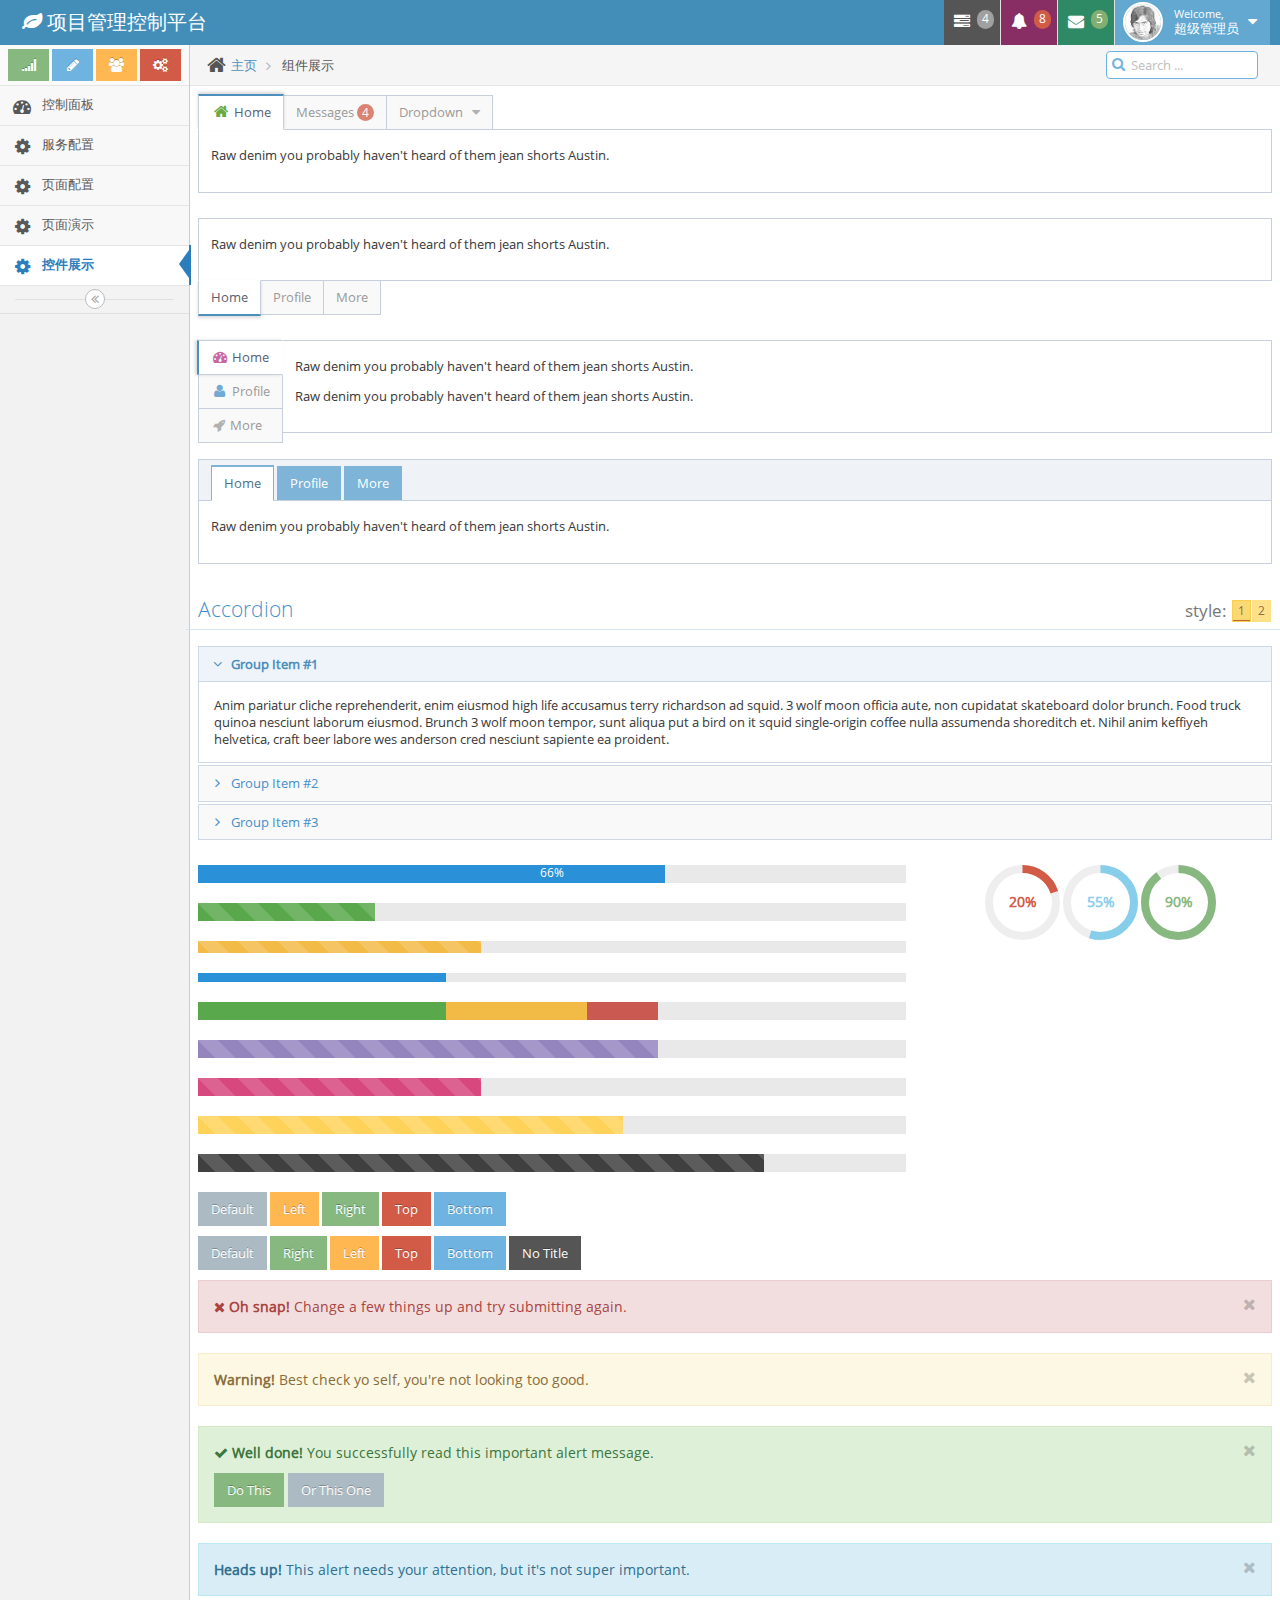
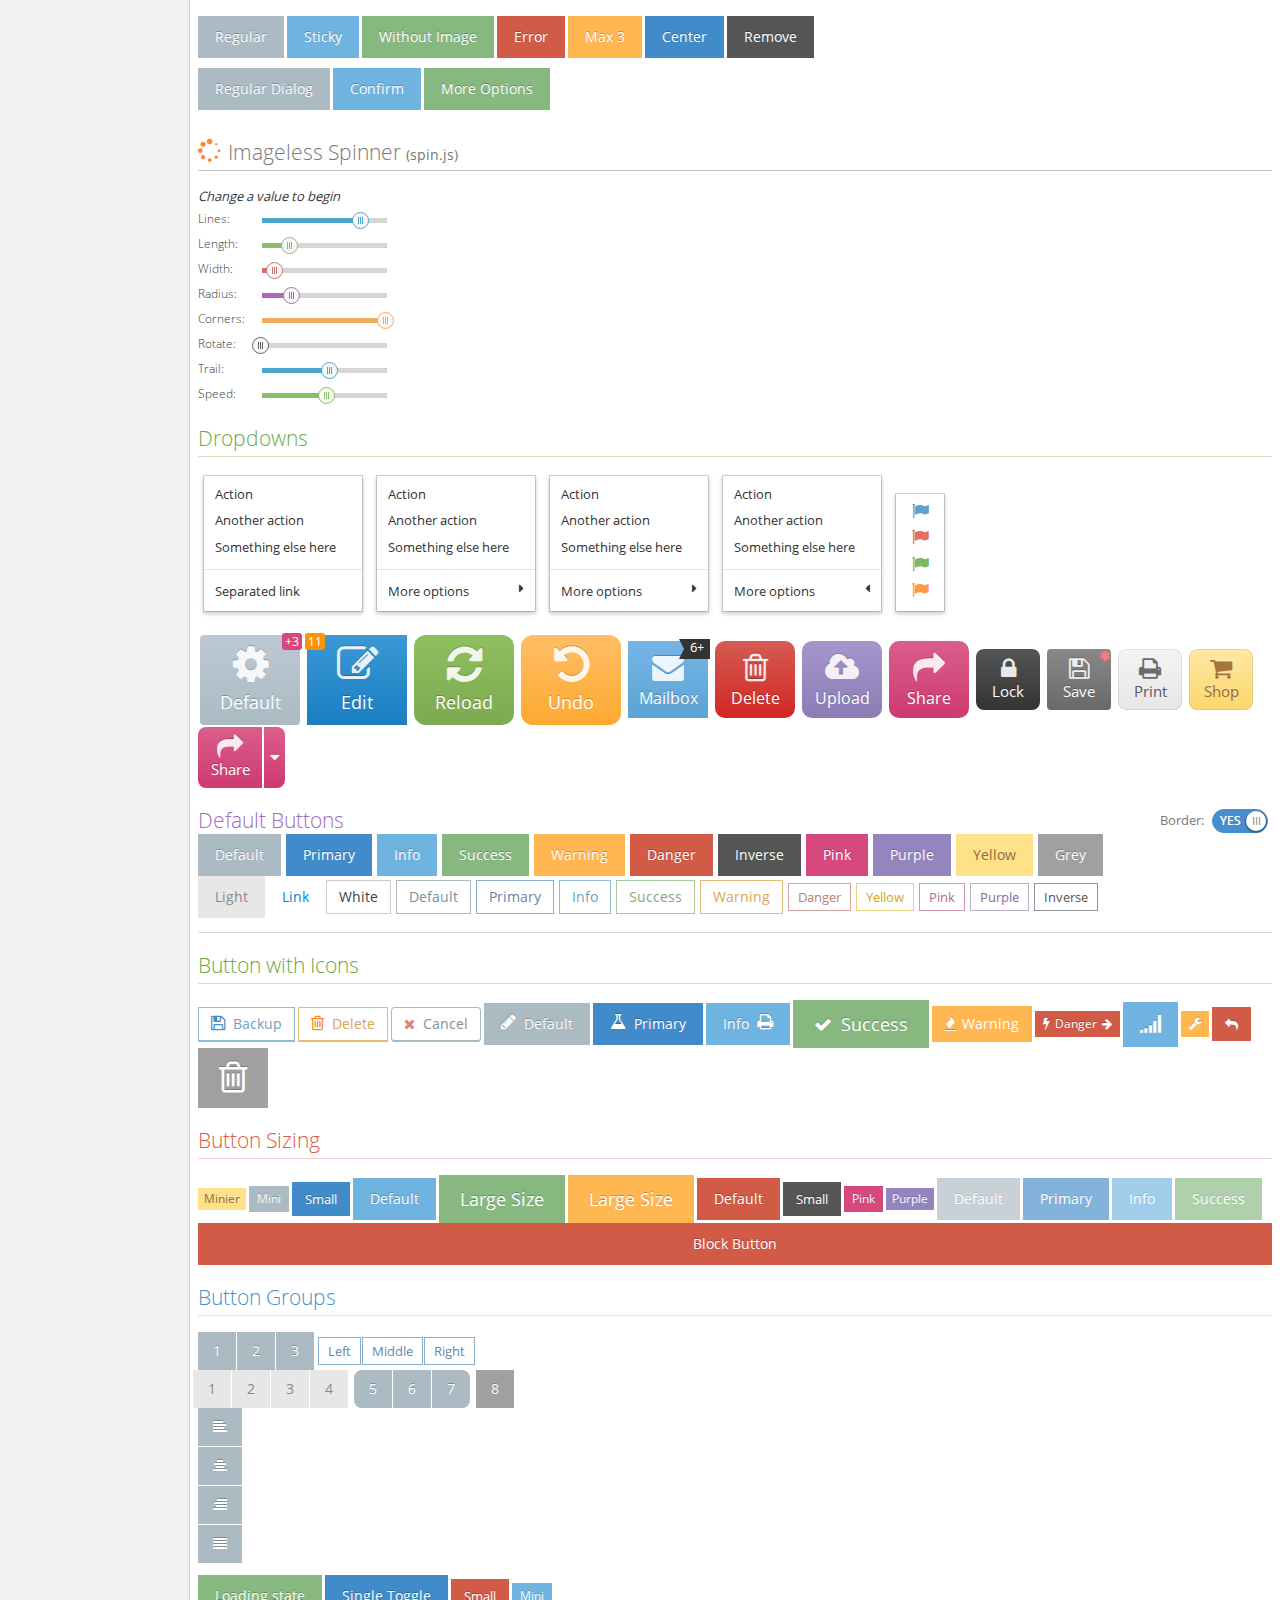
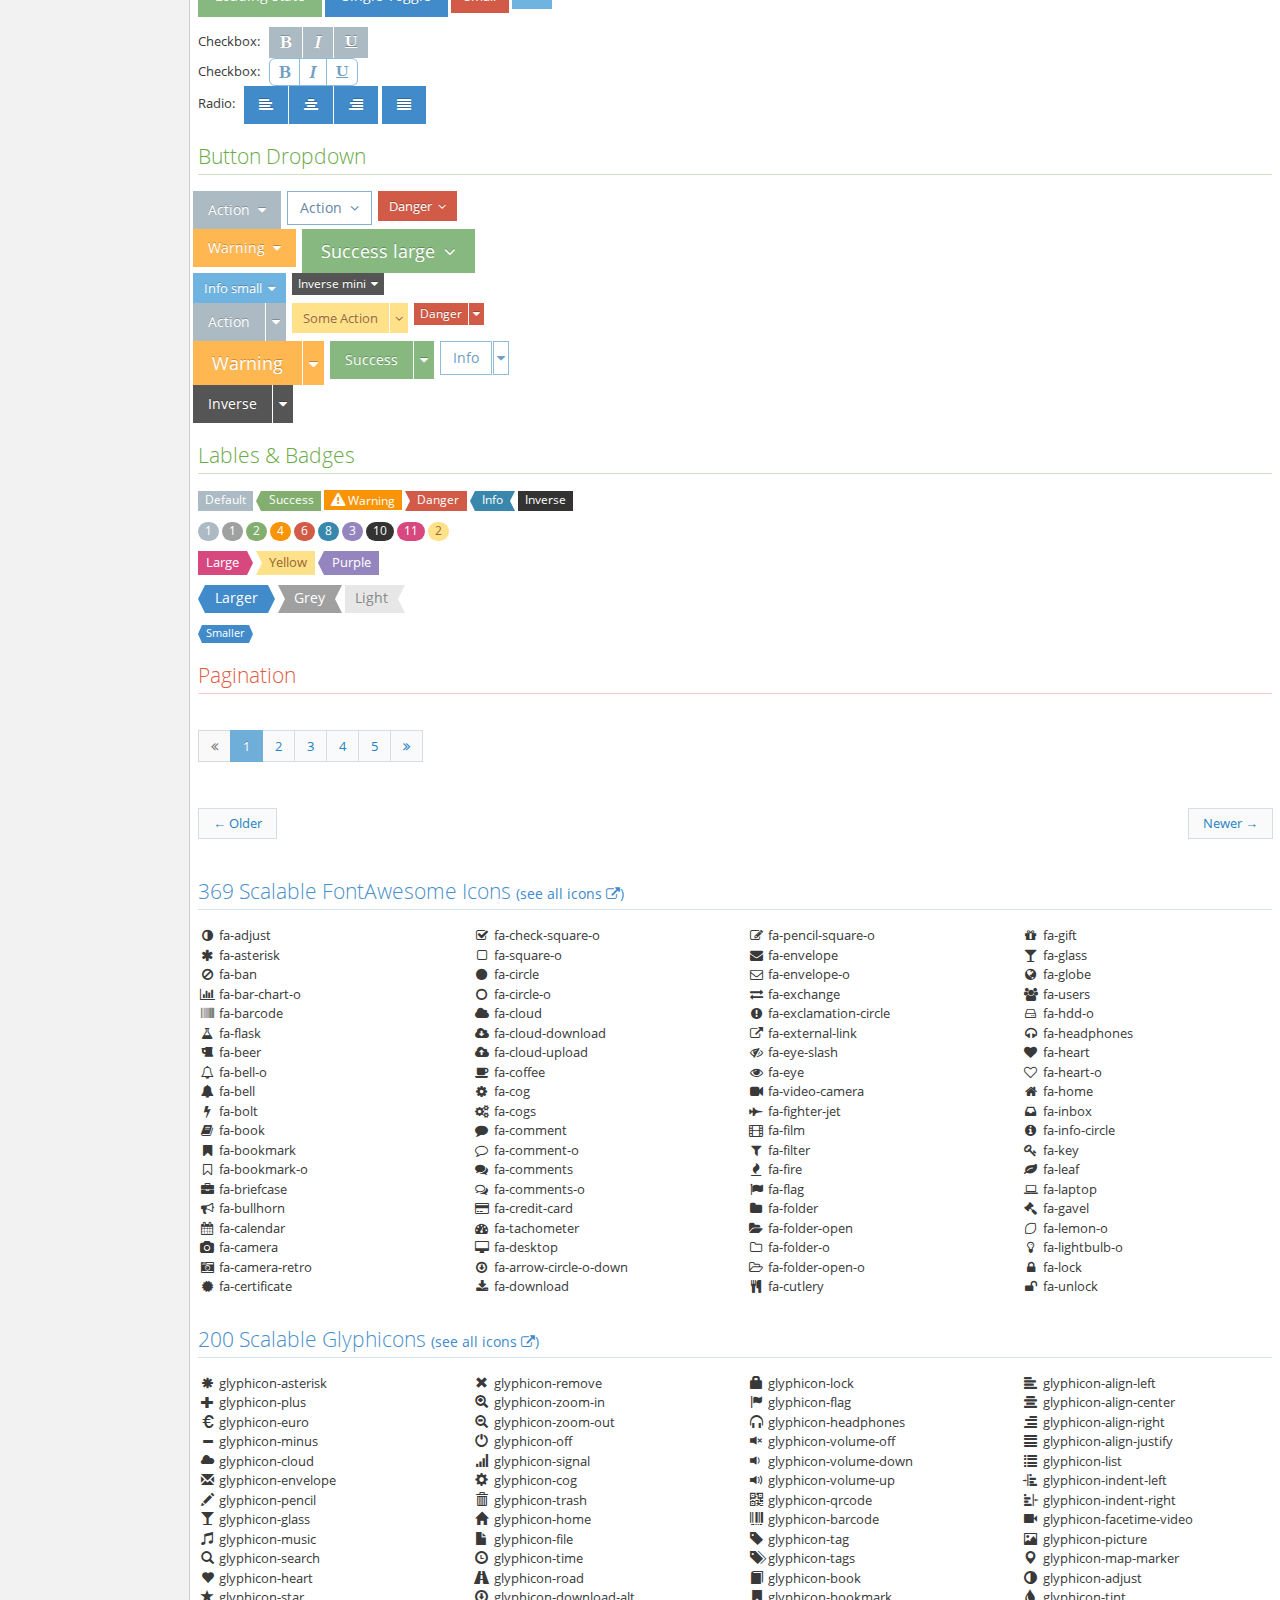
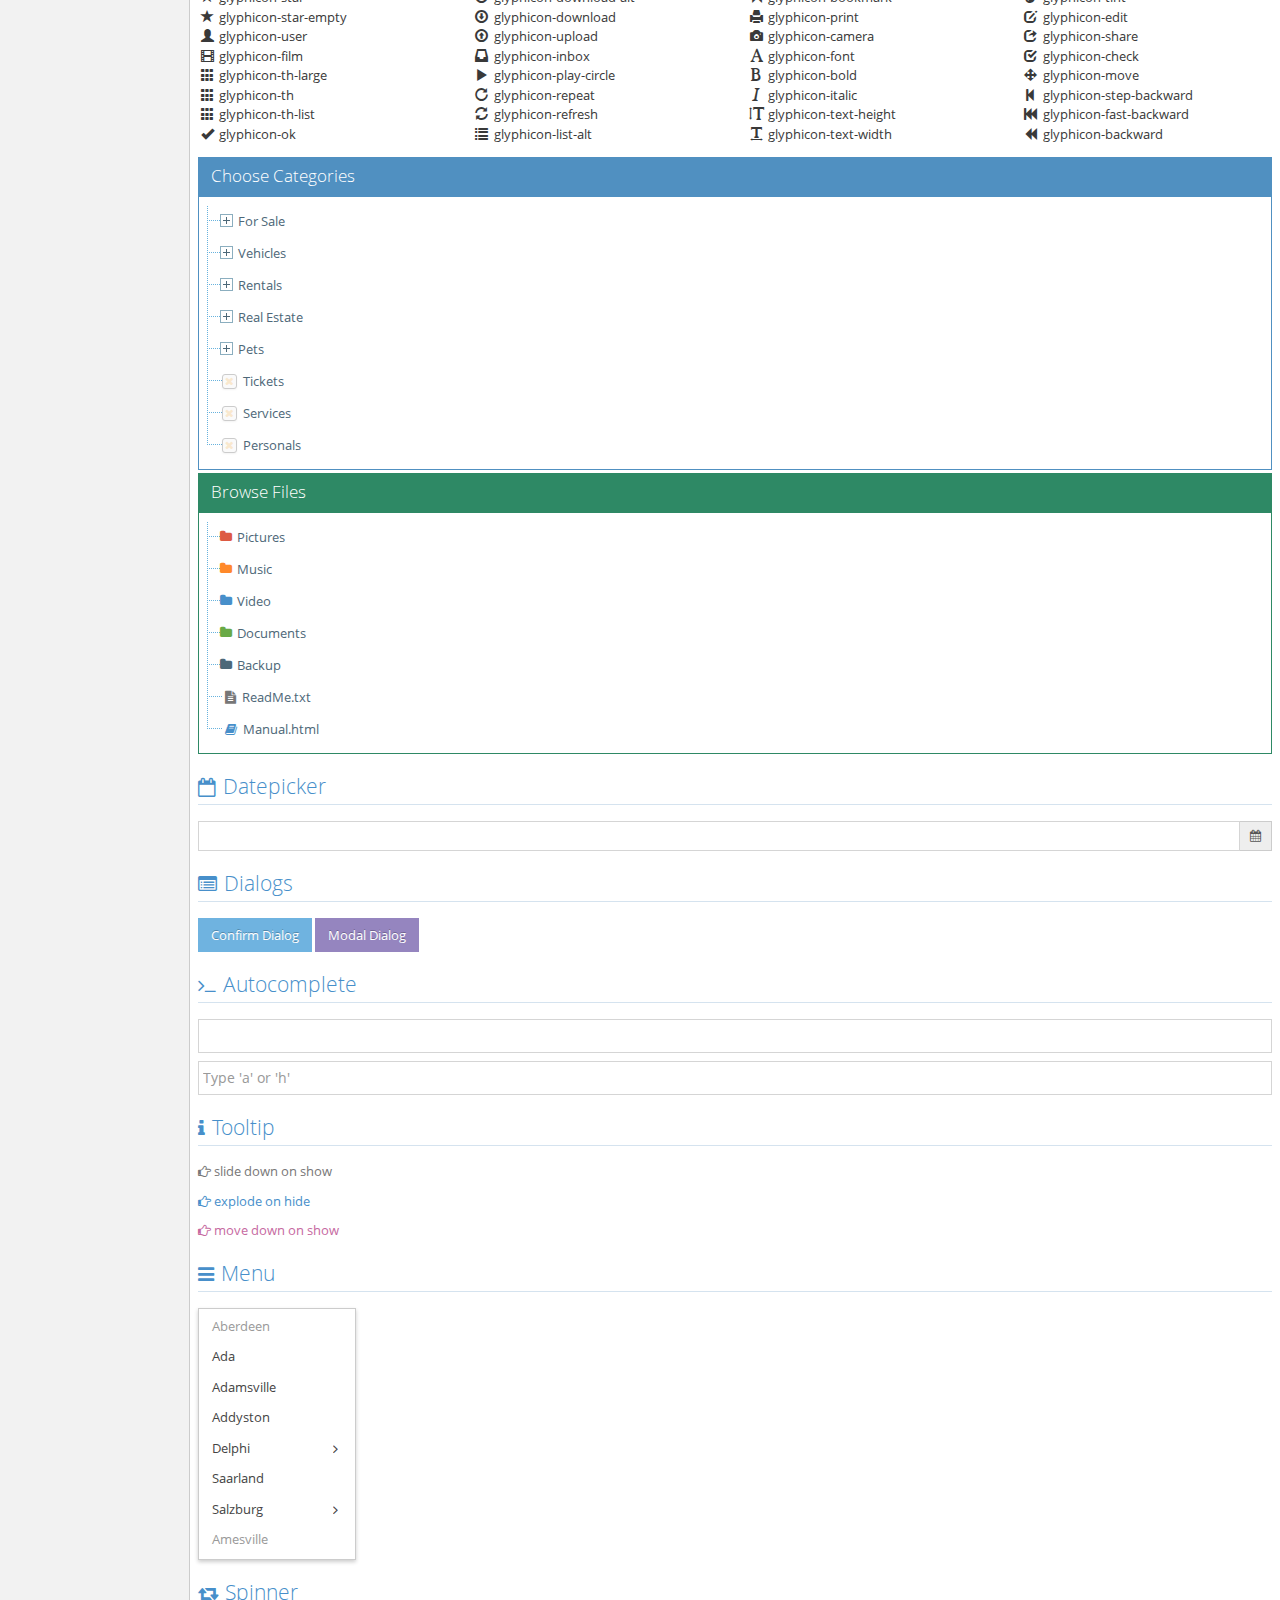
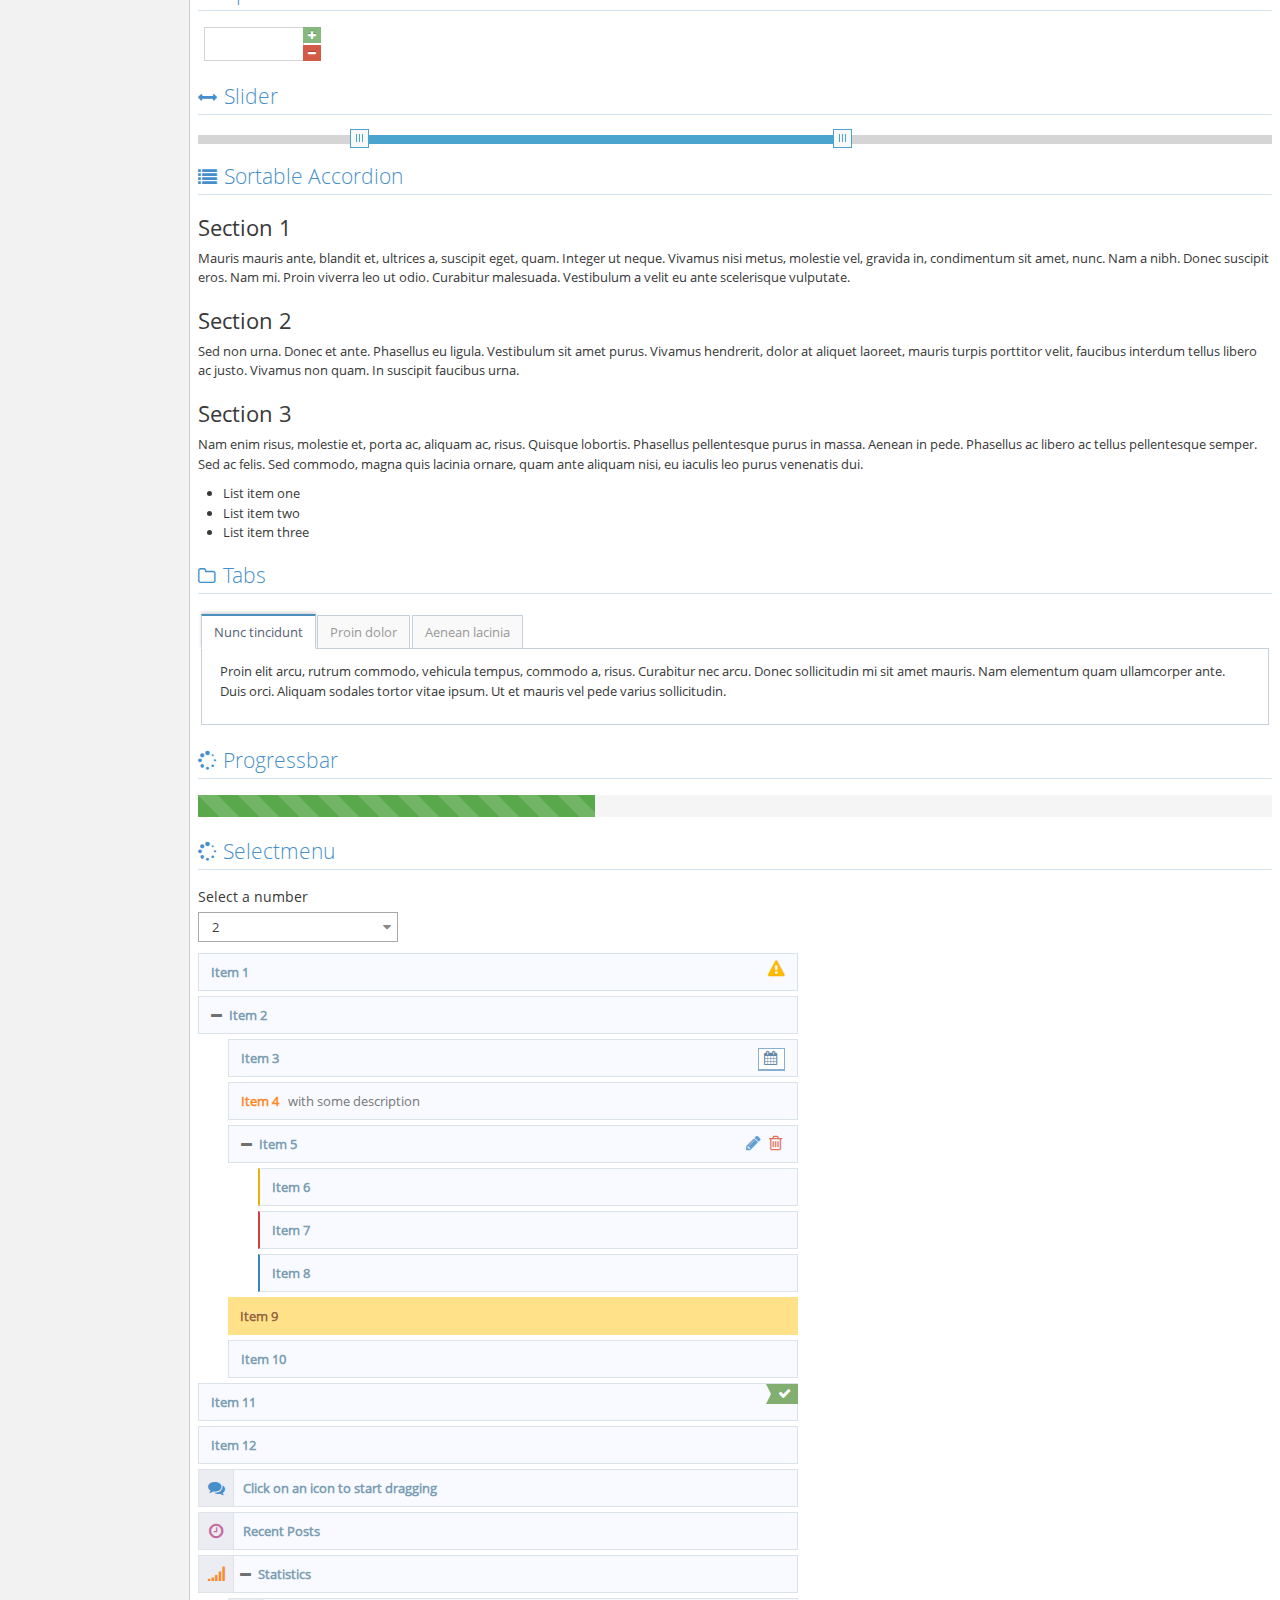
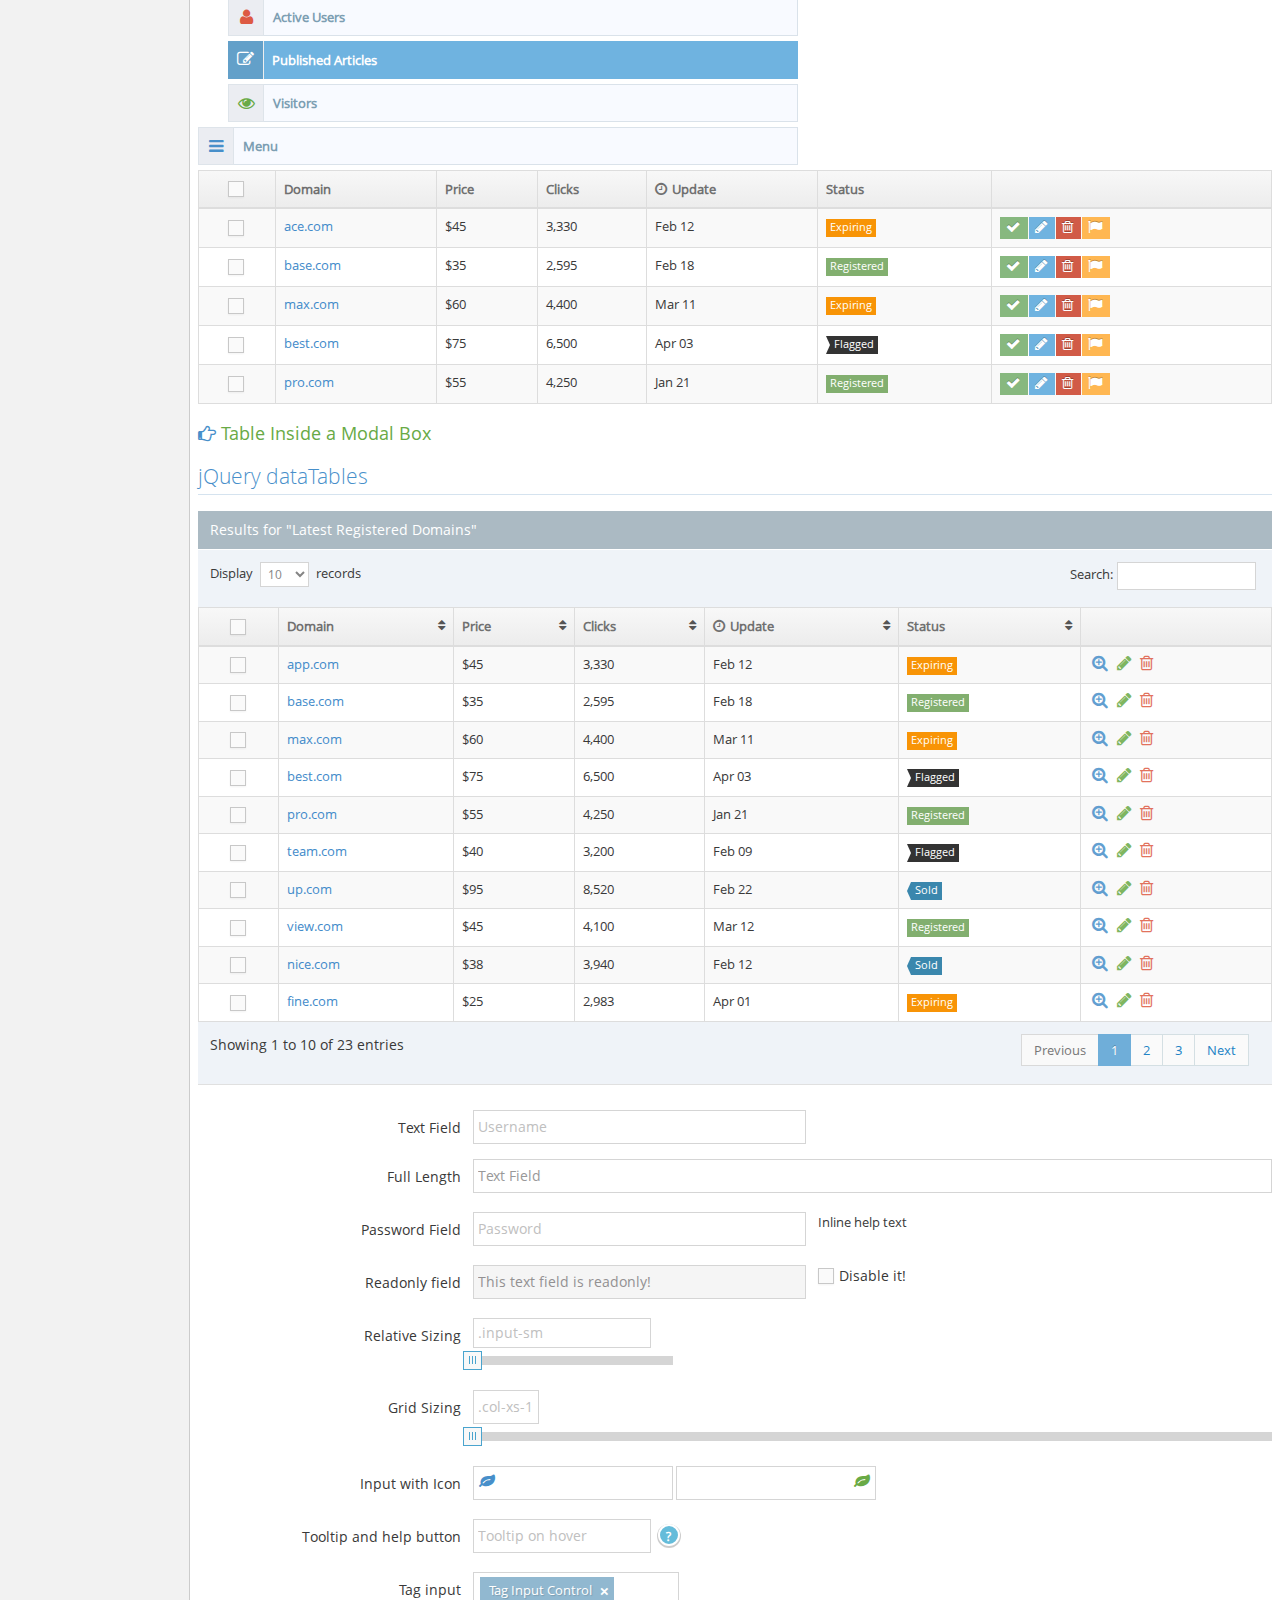
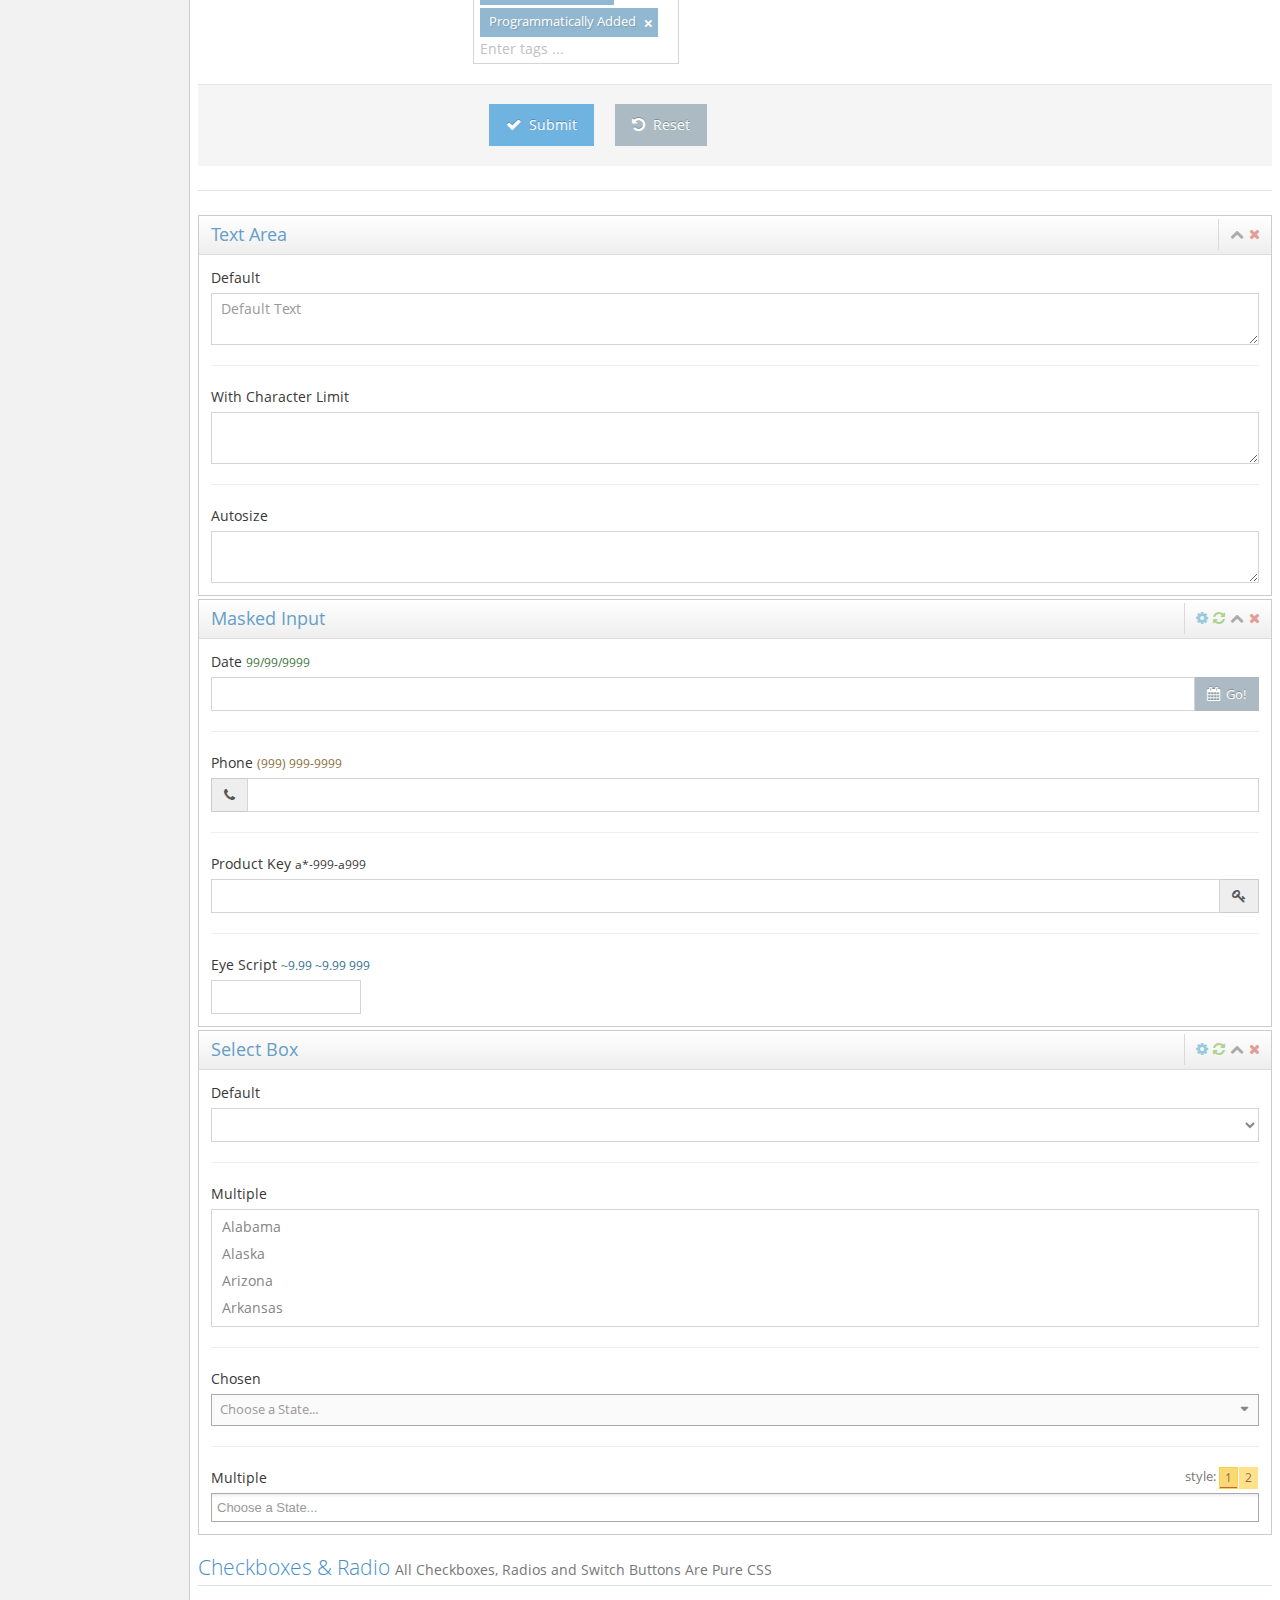
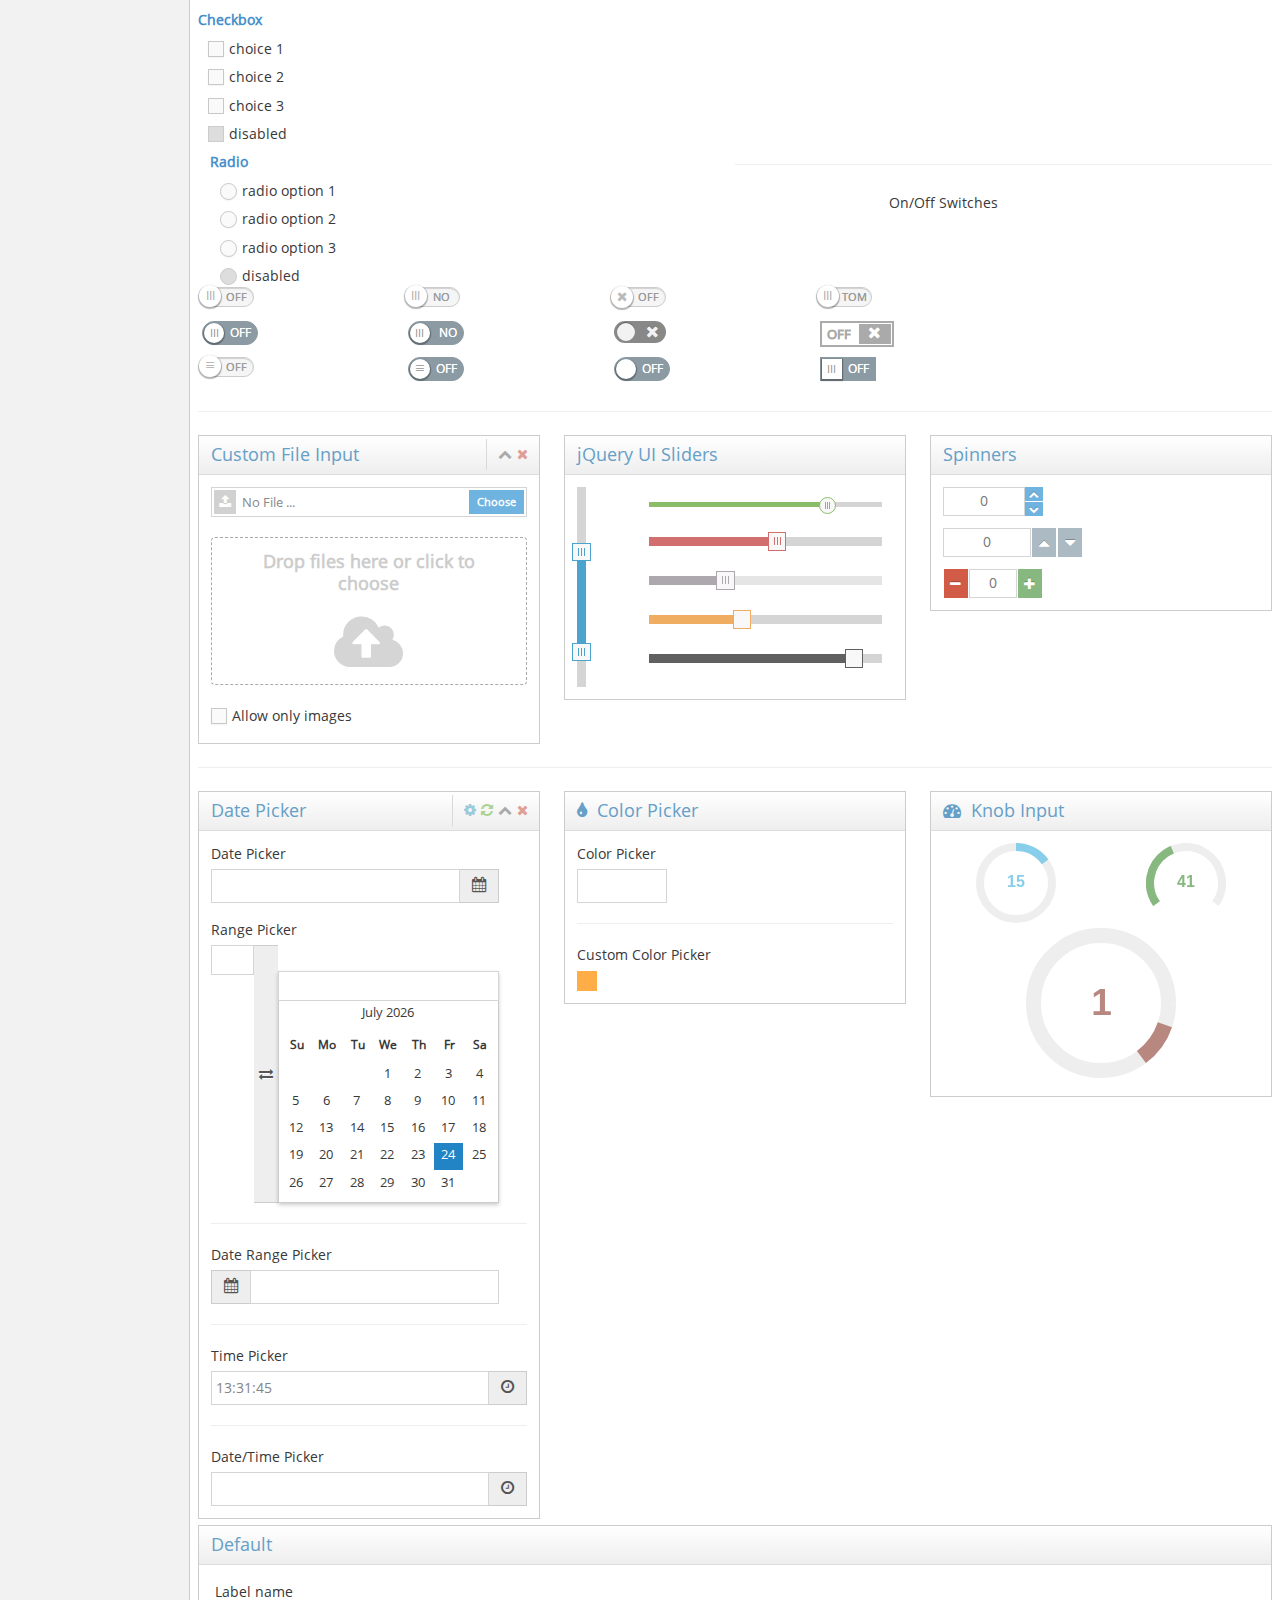
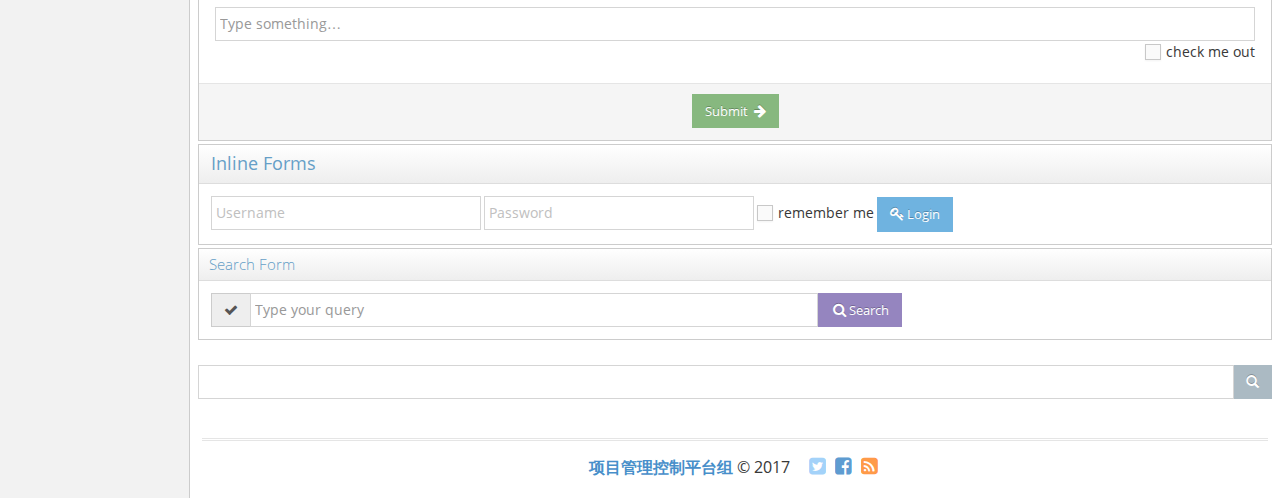
<file: html/components.html>
<!DOCTYPE html>
<html lang="en">

<head>
    <meta http-equiv="X-UA-Compatible" content="IE=edge,chrome=1"/>
    <meta charset="utf-8"/>
    <title>jQuery UI - Ace Admin</title>

    <meta name="description" content="Restyling jQuery UI Widgets and Elements"/>
    <meta name="viewport" content="width=device-width, initial-scale=1.0, maximum-scale=1.0"/>

    <!-- bootstrap & fontawesome -->
    <link rel="stylesheet" href="../assets/css/bootstrap.css"/>
    <link rel="stylesheet" href="../assets/css/font-awesome.css"/>

    <!-- page specific plugin styles -->
    <link rel="stylesheet" href="../assets/css/jquery-ui.css"/>

    <!-- text fonts -->
    <link rel="stylesheet" href="../assets/css/ace-fonts.css"/>
    <link rel="stylesheet" href="../assets/css/chosen.css"/>
    <link rel="stylesheet" href="../assets/css/datepicker.css"/>
    <link rel="stylesheet" href="../assets/css/bootstrap-timepicker.css"/>
    <link rel="stylesheet" href="../assets/css/daterangepicker.css"/>
    <link rel="stylesheet" href="../assets/css/bootstrap-datetimepicker.css"/>
    <link rel="stylesheet" href="../assets/css/colorpicker.css"/>

    <!-- ace styles -->
    <link rel="stylesheet" href="../assets/css/ace.css" class="ace-main-stylesheet" id="main-ace-style"/>

    <!--[if lte IE 9]>
    <link rel="stylesheet" href="../assets/css/ace-part2.css" class="ace-main-stylesheet"/>
    <![endif]-->

    <!--[if lte IE 9]>
    <link rel="stylesheet" href="../assets/css/ace-ie.css"/>
    <![endif]-->

    <!-- inline styles related to this page -->

    <!-- ace settings handler -->
    <style>
        /* some elements used in demo only */

        .spinner-preview {
            width: 100px;
            height: 100px;
            text-align: center;
            margin-top: 60px;
        }

        .dropdown-preview {
            margin: 0 5px;
            display: inline-block;
        }

        .dropdown-preview > .dropdown-menu {
            display: block;
            position: static;
            margin-bottom: 5px;
        }
    </style>
    <script src="../assets/js/ace-extra.js"></script>

    <!-- HTML5shiv and Respond.js for IE8 to support HTML5 elements and media queries -->

    <!--[if lte IE 8]>
    <script src="../assets/js/html5shiv.js"></script>
    <script src="../assets/js/respond.js"></script>
    <![endif]-->
</head>


<body class="no-skin">
<!-- #section:basics/navbar.layout -->
<div id="navbar" class="navbar navbar-default">
    <script type="text/javascript">
        try {
            ace.settings.check('navbar', 'fixed')
        } catch (e) {
        }
    </script>

    <div class="navbar-container" id="navbar-container">
        <!-- #section:basics/sidebar.mobile.toggle -->
        <button type="button" class="navbar-toggle menu-toggler pull-left" id="menu-toggler" data-target="#sidebar">
            <span class="sr-only">Toggle sidebar</span>

            <span class="icon-bar"></span>

            <span class="icon-bar"></span>

            <span class="icon-bar"></span>
        </button>

        <!-- /section:basics/sidebar.mobile.toggle -->
        <div class="navbar-header pull-left">
            <!-- #section:basics/navbar.layout.brand -->
            <a href="#" class="navbar-brand">
                <small>
                    <i class="fa fa-leaf"></i>
                    项目管理控制平台
                </small>
            </a>

            <!-- /section:basics/navbar.layout.brand -->

            <!-- #section:basics/navbar.toggle -->

            <!-- /section:basics/navbar.toggle -->
        </div>

        <!-- #section:basics/navbar.dropdown -->
        <div class="navbar-buttons navbar-header pull-right" role="navigation">
            <ul class="nav ace-nav">
                <li class="grey">
                    <a data-toggle="dropdown" class="dropdown-toggle" href="#">
                        <i class="ace-icon fa fa-tasks"></i>
                        <span class="badge badge-grey">4</span>
                    </a>

                    <ul class="dropdown-menu-right dropdown-navbar dropdown-menu dropdown-caret dropdown-close">
                        <li class="dropdown-header">
                            <i class="ace-icon fa fa-check"></i>
                            4 个任务需要完成
                        </li>

                        <li class="dropdown-content">
                            <ul class="dropdown-menu dropdown-navbar">
                                <li>
                                    <a href="#">
                                        <div class="clearfix">
                                            <span class="pull-left">软件更新</span>
                                            <span class="pull-right">65%</span>
                                        </div>

                                        <div class="progress progress-mini">
                                            <div style="width:65%" class="progress-bar"></div>
                                        </div>
                                    </a>
                                </li>

                                <li>
                                    <a href="#">
                                        <div class="clearfix">
                                            <span class="pull-left">硬件更新</span>
                                            <span class="pull-right">35%</span>
                                        </div>

                                        <div class="progress progress-mini">
                                            <div style="width:35%" class="progress-bar progress-bar-danger"></div>
                                        </div>
                                    </a>
                                </li>

                                <li>
                                    <a href="#">
                                        <div class="clearfix">
                                            <span class="pull-left">单元测试</span>
                                            <span class="pull-right">15%</span>
                                        </div>

                                        <div class="progress progress-mini">
                                            <div style="width:15%" class="progress-bar progress-bar-warning"></div>
                                        </div>
                                    </a>
                                </li>

                                <li>
                                    <a href="#">
                                        <div class="clearfix">
                                            <span class="pull-left">BUG修复</span>
                                            <span class="pull-right">90%</span>
                                        </div>

                                        <div class="progress progress-mini progress-striped active">
                                            <div style="width:90%" class="progress-bar progress-bar-success"></div>
                                        </div>
                                    </a>
                                </li>
                            </ul>
                        </li>

                        <li class="dropdown-footer">
                            <a href="#">
                                查看任务详情
                                <i class="ace-icon fa fa-arrow-right"></i>
                            </a>
                        </li>
                    </ul>
                </li>

                <li class="purple">
                    <a data-toggle="dropdown" class="dropdown-toggle" href="#">
                        <i class="ace-icon fa fa-bell icon-animated-bell"></i>
                        <span class="badge badge-important">8</span>
                    </a>

                    <ul class="dropdown-menu-right dropdown-navbar navbar-pink dropdown-menu dropdown-caret dropdown-close">
                        <li class="dropdown-header">
                            <i class="ace-icon fa fa-exclamation-triangle"></i>
                            8 个通知
                        </li>

                        <li class="dropdown-content">
                            <ul class="dropdown-menu dropdown-navbar navbar-pink">
                                <li>
                                    <a href="#">
                                        <div class="clearfix">
													<span class="pull-left">
														<i class="btn btn-xs no-hover btn-pink fa fa-comment"></i>
														新的评论
													</span>
                                            <span class="pull-right badge badge-info">+12</span>
                                        </div>
                                    </a>
                                </li>

                                <li>
                                    <a href="#">
                                        <i class="btn btn-xs btn-primary fa fa-user"></i>
                                        你的领导上线视察了...
                                    </a>
                                </li>

                                <li>
                                    <a href="#">
                                        <div class="clearfix">
													<span class="pull-left">
														<i class="btn btn-xs no-hover btn-success fa fa-shopping-cart"></i>
														老大送你礼物了
													</span>
                                            <span class="pull-right badge badge-success">+8</span>
                                        </div>
                                    </a>
                                </li>

                                <li>
                                    <a href="#">
                                        <div class="clearfix">
													<span class="pull-left">
														<i class="btn btn-xs no-hover btn-info fa fa-twitter"></i>
														放假通知...
													</span>
                                            <span class="pull-right badge badge-info">+11</span>
                                        </div>
                                    </a>
                                </li>
                            </ul>
                        </li>

                        <li class="dropdown-footer">
                            <a href="#">
                                查看所有通知
                                <i class="ace-icon fa fa-arrow-right"></i>
                            </a>
                        </li>
                    </ul>
                </li>

                <li class="green">
                    <a data-toggle="dropdown" class="dropdown-toggle" href="#">
                        <i class="ace-icon fa fa-envelope icon-animated-vertical"></i>
                        <span class="badge badge-success">5</span>
                    </a>

                    <ul class="dropdown-menu-right dropdown-navbar dropdown-menu dropdown-caret dropdown-close">
                        <li class="dropdown-header">
                            <i class="ace-icon fa fa-envelope-o"></i>
                            5 条消息
                        </li>

                        <li class="dropdown-content">
                            <ul class="dropdown-menu dropdown-navbar">
                                <li>
                                    <a href="#" class="clearfix">
                                        <img src="../assets/avatars/avatar.png" class="msg-photo" alt="Alex's Avatar"/>
                                        <span class="msg-body">
													<span class="msg-title">
														<span class="blue">小拇指的约定:</span>
														这个月我请你吃饭
													</span>

													<span class="msg-time">
														<i class="ace-icon fa fa-clock-o"></i>
														<span>一个月之前</span>
													</span>
												</span>
                                    </a>
                                </li>

                                <li>
                                    <a href="#" class="clearfix">
                                        <img src="../assets/avatars/avatar3.png" class="msg-photo"
                                             alt="Susan's Avatar"/>
                                        <span class="msg-body">
													<span class="msg-title">
														<span class="blue">代文海:</span>
														送你一个红包...
													</span>

													<span class="msg-time">
														<i class="ace-icon fa fa-clock-o"></i>
														<span>20 分钟之前</span>
													</span>
												</span>
                                    </a>
                                </li>

                                <li>
                                    <a href="#" class="clearfix">
                                        <img src="../assets/avatars/avatar4.png" class="msg-photo" alt="Bob's Avatar"/>
                                        <span class="msg-body">
													<span class="msg-title">
														<span class="blue">段华成:</span>
														无话可说....
													</span>

													<span class="msg-time">
														<i class="ace-icon fa fa-clock-o"></i>
														<span>3:15 下午</span>
													</span>
												</span>
                                    </a>
                                </li>

                                <li>
                                    <a href="#" class="clearfix">
                                        <img src="../assets/avatars/avatar2.png" class="msg-photo" alt="Kate's Avatar"/>
                                        <span class="msg-body">
													<span class="msg-title">
														<span class="blue">焦松广:</span>
														我是谁 我在哪儿 发生了什么 ...
													</span>

													<span class="msg-time">
														<i class="ace-icon fa fa-clock-o"></i>
														<span>1:33 下午</span>
													</span>
												</span>
                                    </a>
                                </li>

                                <li>
                                    <a href="#" class="clearfix">
                                        <img src="../assets/avatars/avatar5.png" class="msg-photo" alt="Fred's Avatar"/>
                                        <span class="msg-body">
													<span class="msg-title">
														<span class="blue">高文龙:</span>
														我们公司组织去火星旅游了 ...
													</span>

													<span class="msg-time">
														<i class="ace-icon fa fa-clock-o"></i>
														<span>10:09 早上</span>
													</span>
												</span>
                                    </a>
                                </li>
                            </ul>
                        </li>

                        <li class="dropdown-footer">
                            <a href="inbox.html">
                                查看所有消息
                                <i class="ace-icon fa fa-arrow-right"></i>
                            </a>
                        </li>
                    </ul>
                </li>

                <!-- #section:basics/navbar.user_menu -->
                <li class="light-blue">
                    <a data-toggle="dropdown" href="#" class="dropdown-toggle">
                        <img class="nav-user-photo" src="../assets/avatars/user.jpg" alt="Jason's Photo"/>
                        <span class="user-info">
									<small>Welcome,</small>
									超级管理员
								</span>

                        <i class="ace-icon fa fa-caret-down"></i>
                    </a>

                    <ul class="user-menu dropdown-menu-right dropdown-menu dropdown-yellow dropdown-caret dropdown-close">
                        <li>
                            <a href="#">
                                <i class="ace-icon fa fa-cog"></i>
                                设置
                            </a>
                        </li>

                        <li class="divider"></li>

                        <li>
                            <a class="login-out" href="login.html">
                                <i class="ace-icon fa fa-power-off"></i>
                                退出登录
                            </a>
                        </li>
                    </ul>
                </li>

                <!-- /section:basics/navbar.user_menu -->
            </ul>
        </div>

        <!-- /section:basics/navbar.dropdown -->
    </div><!-- /.navbar-container -->
</div>

<!-- /section:basics/navbar.layout -->
<div class="main-container" id="main-container">
    <!-- #section:basics/sidebar -->
    <div id="sidebar" class="sidebar responsive">
        <script type="text/javascript">
            try {
                ace.settings.check('sidebar', 'fixed')
            } catch (e) {
            }
        </script>

        <div class="sidebar-shortcuts" id="sidebar-shortcuts">
            <div class="sidebar-shortcuts-large" id="sidebar-shortcuts-large">
                <button class="btn btn-success">
                    <i class="ace-icon fa fa-signal"></i>
                </button>

                <button class="btn btn-info">
                    <i class="ace-icon fa fa-pencil"></i>
                </button>

                <!-- #section:basics/sidebar.layout.shortcuts -->
                <button class="btn btn-warning">
                    <i class="ace-icon fa fa-users"></i>
                </button>

                <button class="btn btn-danger">
                    <i class="ace-icon fa fa-cogs"></i>
                </button>

                <!-- /section:basics/sidebar.layout.shortcuts -->
            </div>

            <div class="sidebar-shortcuts-mini" id="sidebar-shortcuts-mini">
                <span class="btn btn-success"></span>

                <span class="btn btn-info"></span>

                <span class="btn btn-warning"></span>

                <span class="btn btn-danger"></span>
            </div>
        </div><!-- /.sidebar-shortcuts -->

        <ul class="nav nav-list">
            <li class="">
                <a href="index.html">
                    <i class="menu-icon fa fa-tachometer"></i>
                    <span class="menu-text">控制面板</span>
                </a>
                <b class="arrow"></b>
            </li>

            <li class="">
                <a href="serv-settings.html">
                    <i class="menu-icon fa fa-gear"></i>
                    <span class="menu-text">服务配置 </span>
                </a>
                <b class="arrow"></b>
            </li>
            <li class="">
                <a href="page-settings.html">
                    <i class="menu-icon fa fa-gear"></i>
                    <span class="menu-text">页面配置 </span>
                </a>
                <b class="arrow"></b>
            </li>
            <li class="">
                <a href="page-show.html">
                    <i class="menu-icon fa fa-gear"></i>
                    <span class="menu-text">页面演示 </span>
                </a>
                <b class="arrow"></b>
            </li>
            <li class="active">
                <a href="components.html">
                    <i class="menu-icon fa fa-gear"></i>
                    <span class="menu-text">控件展示 </span>
                </a>
                <b class="arrow"></b>
            </li>
        </ul><!-- /.nav-list -->

        <!-- #section:basics/sidebar.layout.minimize -->
        <div class="sidebar-toggle sidebar-collapse" id="sidebar-collapse">
            <i class="ace-icon fa fa-angle-double-left" data-icon1="ace-icon fa fa-angle-double-left"
               data-icon2="ace-icon fa fa-angle-double-right"></i>
        </div>

        <!-- /section:basics/sidebar.layout.minimize -->
        <script type="text/javascript">
            try {
                ace.settings.check('sidebar', 'collapsed')
            } catch (e) {
            }
        </script>
    </div>
    <!--主内容区域-->
    <div class="main-content">
        <div class="main-content-inner">
            <!-- #section:basics/content.breadcrumbs -->
            <div class="breadcrumbs" id="breadcrumbs">
                <script type="text/javascript">
                    try {
                        ace.settings.check('breadcrumbs', 'fixed')
                    } catch (e) {
                    }
                </script>
                <!--面包屑导航-->
                <ul class="breadcrumb">
                    <li>
                        <i class="ace-icon fa fa-home home-icon"></i>
                        <a href="#">主页</a>
                    </li>

                    <li>
                        组件展示
                    </li>
                </ul><!-- /.breadcrumb -->

                <!--搜索框-->
                <div class="nav-search" id="nav-search">
                    <form class="form-search">
								<span class="input-icon">
									<input type="text" placeholder="Search ..." class="nav-search-input"
                                           id="nav-search-input" autocomplete="off"/>
									<i class="ace-icon fa fa-search nav-search-icon"></i>
								</span>
                    </form>
                </div><!-- /.nav-search -->
            </div>
            <!--组件展示内容区域-->
            <div class="page-content">
                <div class="row">
                    <!-- 4个导航切换 -->
                    <div>
                        <div class="tabbable">
                            <ul class="nav nav-tabs" id="myTab">
                                <li class="active">
                                    <a data-toggle="tab" href="#home">
                                        <i class="green ace-icon fa fa-home bigger-120"></i> Home
                                    </a>
                                </li>

                                <li>
                                    <a data-toggle="tab" href="#messages">
                                        Messages
                                        <span class="badge badge-danger">4</span>
                                    </a>
                                </li>

                                <li class="dropdown">
                                    <a data-toggle="dropdown" class="dropdown-toggle" href="#">
                                        Dropdown &nbsp;
                                        <i class="ace-icon fa fa-caret-down bigger-110 width-auto"></i>
                                    </a>

                                    <ul class="dropdown-menu dropdown-info">
                                        <li>
                                            <a data-toggle="tab" href="#dropdown1">@fat</a>
                                        </li>

                                        <li>
                                            <a data-toggle="tab" href="#dropdown2">@mdo</a>
                                        </li>
                                    </ul>
                                </li>
                            </ul>

                            <div class="tab-content">
                                <div id="home" class="tab-pane fade in active">
                                    <p>Raw denim you probably haven't heard of them jean shorts Austin.</p>
                                </div>

                                <div id="messages" class="tab-pane fade">
                                    <p>Food truck fixie locavore, accusamus mcsweeney's marfa nulla single-origin coffee
                                        squid.</p>
                                </div>

                                <div id="dropdown1" class="tab-pane fade">
                                    <p>Etsy mixtape wayfarers, ethical wes anderson tofu before they sold out
                                        mcsweeney's organic lomo retro fanny pack lo-fi farm-to-table readymade.</p>
                                </div>

                                <div id="dropdown2" class="tab-pane fade">
                                    <p>Trust fund seitan letterpress, keytar raw denim keffiyeh etsy art party before
                                        they sold out master cleanse gluten-free squid scenester freegan cosby sweater.
                                        Fanny pack portland seitan DIY, art party locavore wolf cliche high life echo
                                        park Austin.</p>
                                </div>
                            </div>
                        </div>
                        <div class="space"></div>
                        <div class="tabbable tabs-below">
                            <div class="tab-content">
                                <div id="home2" class="tab-pane in active">
                                    <p>Raw denim you probably haven't heard of them jean shorts Austin.</p>
                                </div>

                                <div id="profile2" class="tab-pane">
                                    <p>Food truck fixie locavore, accusamus mcsweeney's marfa nulla single-origin coffee
                                        squid.</p>
                                </div>

                                <div id="dropdown12" class="tab-pane">
                                    <p>Etsy mixtape wayfarers, ethical wes anderson tofu before they sold out
                                        mcsweeney's organic lomo retro fanny pack lo-fi farm-to-table readymade.</p>
                                </div>
                            </div>

                            <ul class="nav nav-tabs" id="myTab2">
                                <li class="active">
                                    <a data-toggle="tab" href="#home2">Home</a>
                                </li>

                                <li>
                                    <a data-toggle="tab" href="#profile2">Profile</a>
                                </li>

                                <li>
                                    <a data-toggle="tab" href="#dropdown12">More</a>
                                </li>
                            </ul>
                        </div>
                        <div class="space"></div>
                        <div class="tabbable tabs-left">
                            <ul class="nav nav-tabs" id="myTab3">
                                <li class="active">
                                    <a data-toggle="tab" href="#home3">
                                        <i class="pink ace-icon fa fa-tachometer bigger-110"></i> Home
                                    </a>
                                </li>

                                <li>
                                    <a data-toggle="tab" href="#profile3">
                                        <i class="blue ace-icon fa fa-user bigger-110"></i> Profile
                                    </a>
                                </li>

                                <li>
                                    <a data-toggle="tab" href="#dropdown13">
                                        <i class="ace-icon fa fa-rocket"></i> More
                                    </a>
                                </li>
                            </ul>

                            <div class="tab-content">
                                <div id="home3" class="tab-pane in active">
                                    <p>Raw denim you probably haven't heard of them jean shorts Austin.</p>
                                    <p>Raw denim you probably haven't heard of them jean shorts Austin.</p>
                                </div>

                                <div id="profile3" class="tab-pane">
                                    <p>Food truck fixie locavore, accusamus mcsweeney's marfa nulla single-origin coffee
                                        squid.</p>
                                    <p>Raw denim you probably haven't heard of them jean shorts Austin.</p>
                                </div>

                                <div id="dropdown13" class="tab-pane">
                                    <p>Etsy mixtape wayfarers, ethical wes anderson tofu before they sold out
                                        mcsweeney's organic lomo retro fanny pack lo-fi farm-to-table readymade.</p>
                                    <p>Raw denim you probably haven't heard of them jean shorts Austin.</p>
                                </div>
                            </div>
                        </div>
                        <div class="space"></div>
                        <div class="tabbable">
                            <ul class="nav nav-tabs padding-12 tab-color-blue background-blue" id="myTab4">
                                <li class="active">
                                    <a data-toggle="tab" href="#home4">Home</a>
                                </li>

                                <li>
                                    <a data-toggle="tab" href="#profile4">Profile</a>
                                </li>

                                <li>
                                    <a data-toggle="tab" href="#dropdown14">More</a>
                                </li>
                            </ul>

                            <div class="tab-content">
                                <div id="home4" class="tab-pane in active">
                                    <p>Raw denim you probably haven't heard of them jean shorts Austin.</p>
                                </div>

                                <div id="profile4" class="tab-pane">
                                    <p>Food truck fixie locavore, accusamus mcsweeney's marfa nulla single-origin coffee
                                        squid.</p>
                                </div>

                                <div id="dropdown14" class="tab-pane">
                                    <p>Etsy mixtape wayfarers, ethical wes anderson tofu before they sold out
                                        mcsweeney's organic lomo retro fanny pack lo-fi farm-to-table readymade.</p>
                                </div>
                            </div>
                        </div>
                        <div class="space"></div>
                    </div><!--4个导航切换结束-->
                    <!-- 折叠菜单 -->
                    <div>
                        <h3 class="row header smaller lighter blue">
                            <span class="col-xs-6"> Accordion </span><!-- /.col -->
                            <span class="col-xs-6">
										<span class="pull-right inline">
											<span class="grey smaller-80 bolder">style:</span>

											<span class="btn-toolbar inline middle no-margin">
												<span id="accordion-style" data-toggle="buttons"
                                                      class="btn-group no-margin">
													<label class="btn btn-xs btn-yellow active">
														<input type="radio" value="1">
														1
													</label>
													<label class="btn btn-xs btn-yellow">
														<input type="radio" value="2">
														2
													</label>
												</span>
											</span>
										</span>
									</span><!-- /.col -->
                        </h3>
                        <div id="accordion" class="accordion-style1 panel-group">
                            <div class="panel panel-default">
                                <div class="panel-heading">
                                    <h4 class="panel-title">
                                        <a class="accordion-toggle" data-toggle="collapse" data-parent="#accordion"
                                           href="#collapseOne">
                                            <i class="ace-icon fa fa-angle-down bigger-110"
                                               data-icon-hide="ace-icon fa fa-angle-down"
                                               data-icon-show="ace-icon fa fa-angle-right"></i>
                                            &nbsp;Group Item #1
                                        </a>
                                    </h4>
                                </div>
                                <div class="panel-collapse collapse in" id="collapseOne">
                                    <div class="panel-body">
                                        Anim pariatur cliche reprehenderit, enim eiusmod high life accusamus terry
                                        richardson ad squid. 3 wolf moon officia aute, non cupidatat skateboard dolor
                                        brunch. Food truck quinoa nesciunt laborum eiusmod. Brunch 3 wolf moon tempor,
                                        sunt aliqua put a bird on it squid single-origin coffee nulla assumenda
                                        shoreditch et. Nihil anim keffiyeh helvetica, craft beer labore wes anderson
                                        cred nesciunt sapiente ea proident.
                                    </div>
                                </div>
                            </div>
                            <div class="panel panel-default">
                                <div class="panel-heading">
                                    <h4 class="panel-title">
                                        <a class="accordion-toggle collapsed" data-toggle="collapse"
                                           data-parent="#accordion" href="#collapseTwo">
                                            <i class="ace-icon fa fa-angle-right bigger-110"
                                               data-icon-hide="ace-icon fa fa-angle-down"
                                               data-icon-show="ace-icon fa fa-angle-right"></i>
                                            &nbsp;Group Item #2
                                        </a>
                                    </h4>
                                </div>
                                <div class="panel-collapse collapse" id="collapseTwo">
                                    <div class="panel-body">
                                        Anim pariatur cliche reprehenderit, enim eiusmod high life accusamus terry
                                        richardson ad squid. 3 wolf moon officia aute, non cupidatat skateboard dolor
                                        brunch. Food truck quinoa nesciunt laborum eiusmod. Brunch 3 wolf moon tempor,
                                        sunt aliqua put a bird on it squid single-origin coffee nulla assumenda
                                        shoreditch et. Nihil anim keffiyeh helvetica, craft beer labore wes anderson
                                        cred nesciunt sapiente ea proident.
                                    </div>
                                </div>
                            </div>
                            <div class="panel panel-default">
                                <div class="panel-heading">
                                    <h4 class="panel-title">
                                        <a class="accordion-toggle collapsed" data-toggle="collapse"
                                           data-parent="#accordion" href="#collapseThree">
                                            <i class="ace-icon fa fa-angle-right bigger-110"
                                               data-icon-hide="ace-icon fa fa-angle-down"
                                               data-icon-show="ace-icon fa fa-angle-right"></i>
                                            &nbsp;Group Item #3
                                        </a>
                                    </h4>
                                </div>
                                <div class="panel-collapse collapse" id="collapseThree">
                                    <div class="panel-body">
                                        Anim pariatur cliche reprehenderit, enim eiusmod high life accusamus terry
                                        richardson ad squid. 3 wolf moon officia aute, non cupidatat skateboard dolor
                                        brunch. Food truck quinoa nesciunt laborum eiusmod. Brunch 3 wolf moon tempor,
                                        sunt aliqua put a bird on it squid single-origin coffee nulla assumenda
                                        shoreditch et.
                                    </div>
                                </div>
                            </div>
                        </div>
                        <div class="space"></div>
                    </div><!--折叠菜单结束-->
                    <!-- 进度条 -->
                    <div class="row">
                        <div class="col-xs-8">
                            <div class="progress pos-rel" data-percent="66%">
                                <div class="progress-bar" style="width:66%;"></div>
                            </div>

                            <div class="progress progress-striped pos-rel">
                                <div class="progress-bar progress-bar-success" style="width: 25%;"></div>
                            </div>

                            <div class="progress progress-small progress-striped active">
                                <div class="progress-bar progress-bar-warning" style="width: 40%;"></div>
                            </div>

                            <div class="progress progress-mini">
                                <div class="progress-bar progress-danger" style="width: 35%;"></div>
                            </div>

                            <div class="progress">
                                <div class="progress-bar progress-bar-success" style="width: 35%;"></div>

                                <div class="progress-bar progress-bar-warning" style="width: 20%;"></div>

                                <div class="progress-bar progress-bar-danger" style="width: 10%;"></div>
                            </div>

                            <div class="progress progress-striped">
                                <div class="progress-bar progress-bar-purple" style="width: 65%"></div>
                            </div>

                            <div class="progress progress-striped">
                                <div class="progress-bar progress-bar-pink" style="width: 40%"></div>
                            </div>

                            <div class="progress progress-striped active">
                                <div class="progress-bar progress-bar-yellow" style="width: 60%"></div>
                            </div>

                            <div class="progress progress-striped">
                                <div class="progress-bar progress-bar-inverse" style="width: 80%"></div>
                            </div>
                        </div>
                        <div class="col-xs-4 center">
                            <div class="easy-pie-chart percentage" data-percent="20" data-color="#D15B47"
                                 style="height: 75px; width: 75px; line-height: 74px; color: rgb(209, 91, 71);">
                                <span class="percent">20</span>%
                                <canvas height="93" width="93" style="height: 75px; width: 75px;"></canvas>
                            </div>
                            <div class="easy-pie-chart percentage" data-percent="55" data-color="#87CEEB"
                                 style="height: 75px; width: 75px; line-height: 74px; color: rgb(135, 206, 235);">
                                <span class="percent">55</span>%
                                <canvas height="93" width="93" style="height: 75px; width: 75px;"></canvas>
                            </div>
                            <div class="easy-pie-chart percentage" data-percent="90" data-color="#87B87F"
                                 style="height: 75px; width: 75px; line-height: 74px; color: rgb(135, 184, 127);">
                                <span class="percent">90</span>%
                                <canvas height="93" width="93" style="height: 75px; width: 75px;"></canvas>
                            </div>
                        </div>
                    </div><!--进度条结束-->
                    <!-- ToolTips -->
                    <div>
                        <p>
                            <span class="btn btn-sm" data-rel="tooltip" title=""
                                  data-original-title="Default">Default</span>
                            <span class="btn btn-warning btn-sm tooltip-warning" data-rel="tooltip"
                                  data-placement="left" title="" data-original-title="Left Warning">Left</span>
                            <span class="btn btn-success btn-sm tooltip-success" data-rel="tooltip"
                                  data-placement="right" title="" data-original-title="Right Success">Right</span>
                            <span class="btn btn-danger btn-sm tooltip-error" data-rel="tooltip" data-placement="top"
                                  title="" data-original-title="Top Danger">Top</span>
                            <span class="btn btn-info btn-sm tooltip-info" data-rel="tooltip" data-placement="bottom"
                                  title="" data-original-title="Bottm Info">Bottom</span>
                        </p>
                    </div>
                    <div>
                        <p>
                            <span class="btn btn-sm" data-rel="popover" title=""
                                  data-content="Heads up! This alert needs your attention, but it's not super important."
                                  data-original-title="Default">Default</span>
                            <span class="btn btn-success btn-sm popover-success" data-rel="popover"
                                  data-placement="right" title=""
                                  data-content="Well done! You successfully read this important alert message."
                                  data-original-title="<i class='ace-icon fa fa-check green'></i> Right Success">Right</span>
                            <span class="btn btn-warning btn-sm popover-warning" data-rel="popover"
                                  data-placement="left" title=""
                                  data-content="Warning! Best check yo self, you're not looking too good."
                                  data-original-title="<i class='ace-icon fa fa-exclamation-triangle orange'></i> Left Warning">Left</span>
                            <span class="btn btn-danger btn-sm popover-error" data-rel="popover" data-placement="top"
                                  data-original-title="<i class='ace-icon fa fa-bolt red'></i> Top Danger"
                                  data-content="Oh snap! Change a few things up and try submitting again.">Top</span>
                            <span class="btn btn-info btn-sm popover-info" data-rel="popover" data-placement="bottom"
                                  title=""
                                  data-content="Heads up! This alert needs your attention, but it's not super important."
                                  data-original-title="Some Info">Bottom</span>
                            <span class="btn btn-inverse btn-sm popover-notitle" data-rel="popover"
                                  data-placement="bottom" data-content="Popover without a title!" data-original-title=""
                                  title="">No Title</span>
                        </p>
                    </div><!--ToolTips结束-->
                    <!-- 提示框 -->
                    <div>
                        <div class="alert alert-danger">
                            <button type="button" class="close" data-dismiss="alert">
                                <i class="ace-icon fa fa-times"></i>
                            </button>

                            <strong>
                                <i class="ace-icon fa fa-times"></i>
                                Oh snap!
                            </strong> Change a few things up and try submitting again.
                            <br>
                        </div>

                        <div class="alert alert-warning">
                            <button type="button" class="close" data-dismiss="alert">
                                <i class="ace-icon fa fa-times"></i>
                            </button>
                            <strong>Warning!</strong> Best check yo self, you're not looking too good.
                            <br>
                        </div>

                        <div class="alert alert-block alert-success">
                            <button type="button" class="close" data-dismiss="alert">
                                <i class="ace-icon fa fa-times"></i>
                            </button>

                            <p>
                                <strong>
                                    <i class="ace-icon fa fa-check"></i>
                                    Well done!
                                </strong> You successfully read this important alert message.
                            </p>

                            <p>
                                <button class="btn btn-sm btn-success">Do This</button>
                                <button class="btn btn-sm">Or This One</button>
                            </p>
                        </div>

                        <div class="alert alert-info">
                            <button type="button" class="close" data-dismiss="alert">
                                <i class="ace-icon fa fa-times"></i>
                            </button>
                            <strong>Heads up!</strong> This alert needs your attention, but it's not super important.
                            <br>
                        </div>
                    </div><!--提示框结束-->
                    <!--对话框-->
                    <div>
                        <p>
                            <button class="btn" id="gritter-regular">Regular</button>
                            <button class="btn btn-info" id="gritter-sticky">Sticky</button>
                            <button class="btn btn-success" id="gritter-without-image">Without Image</button>
                            <button class="btn btn-danger" id="gritter-error">Error</button>
                            <button class="btn btn-warning" id="gritter-max3">Max 3</button>
                            <button class="btn btn-primary" id="gritter-center">Center</button>
                            <button class="btn btn-inverse" id="gritter-remove">Remove</button>
                        </p>
                    </div><!-- 对话框结束 -->
                    <!-- 模态框 -->
                    <div>
                        <p>
                            <button class="btn" id="bootbox-regular">Regular Dialog</button>
                            <button class="btn btn-info" id="bootbox-confirm">Confirm</button>
                            <button class="btn btn-success" id="bootbox-options">More Options</button>
                        </p>
                    </div><!--模态框结束-->
                    <!-- 加载动画 -->
                    <div class='row'>
                        <div class="col-xs-12">
                            <h3 class="header smaller lighter grey">
                                <i class="ace-icon fa fa-spinner fa-spin orange bigger-125"></i>
                                Imageless Spinner
                                <small>(spin.js)</small>
                            </h3>
                        </div>
                        <div class="col-xs-12">
                            <i>Change a value to begin</i>

                            <div class="pull-right center spinner-preview" id="spinner-preview"></div>

                            <form class="form-horizontal" id="spinner-opts">
                                <!-- #section:plugins/jquery.slider -->
                                <label class="inline">
                                    <small class="lighter">Lines:</small>

                                    <input class="hidden" type="text" name="lines" data-min="5" data-max="16"
                                           data-step="2" value="12"/>
                                </label>

                                <div class="space-0"></div>

                                <label class="inline">
                                    <small class="lighter">Length:</small>

                                    <input class="hidden" type="text" name="length" data-min="0" data-max="30"
                                           value="7"/>
                                </label>

                                <div class="space-0"></div>

                                <label class="inline">
                                    <small class="lighter">Width:</small>

                                    <input class="hidden" type="text" name="width" data-min="2" data-max="20"
                                           value="4"/>
                                </label>

                                <div class="space-0"></div>

                                <label class="inline">
                                    <small class="lighter">Radius:</small>

                                    <input class="hidden" type="text" name="radius" data-min="0" data-max="40"
                                           value="10"/>
                                </label>

                                <div class="space-0"></div>

                                <label class="inline">
                                    <small class="lighter">Corners:</small>

                                    <input class="hidden" type="text" name="corners" data-min="0" data-max="1"
                                           data-step="0.1" value="1"/>
                                </label>

                                <div class="space-0"></div>

                                <label class="inline">
                                    <small class="lighter">Rotate:</small>

                                    <input class="hidden" type="text" name="rotate" data-min="0" data-max="90"
                                           value="0"/>
                                </label>

                                <div class="space-0"></div>

                                <label class="inline">
                                    <small class="lighter">Trail:</small>

                                    <input class="hidden" type="text" name="trail" data-min="10" data-max="100"
                                           value="60"/>
                                </label>

                                <div class="space-0"></div>

                                <label class="inline">
                                    <small class="lighter">Speed:</small>

                                    <input class="hidden" type="text" name="speed" data-min="0.5" data-max="2.2"
                                           data-step="0.1" value="1"/>
                                </label>

                                <!-- /section:plugins/jquery.slider -->
                            </form>
                        </div>
                    </div><!--加载动画结束-->
                    <!-- 下拉列表 -->
                    <div>
                        <h3 class="header smaller lighter green">Dropdowns</h3>

                        <!-- #section:elements.dropdown -->
                        <div class="dropdown dropdown-preview">
                            <ul class="dropdown-menu">
                                <li>
                                    <a href="#" tabindex="-1">Action</a>
                                </li>

                                <li>
                                    <a href="#" tabindex="-1">Another action</a>
                                </li>

                                <li>
                                    <a href="#" tabindex="-1">Something else here</a>
                                </li>

                                <li class="divider"></li>

                                <li>
                                    <a href="#" tabindex="-1">Separated link</a>
                                </li>
                            </ul>
                        </div>

                        <!-- /section:elements.dropdown -->

                        <!-- #section:elements.dropdown.submenu -->
                        <div class="dropdown dropdown-preview">
                            <ul class="dropdown-menu dropdown-danger">
                                <li>
                                    <a href="#" tabindex="-1">Action</a>
                                </li>

                                <li>
                                    <a href="#" tabindex="-1">Another action</a>
                                </li>

                                <li>
                                    <a href="#" tabindex="-1">Something else here</a>
                                </li>

                                <li class="divider"></li>

                                <li class="dropdown-hover">
                                    <a href="#" tabindex="-1" class="clearfix">
                                        <span class="pull-left">More options</span>

                                        <i class="ace-icon fa fa-caret-right pull-right"></i>
                                    </a>

                                    <ul class="dropdown-menu dropdown-danger">
                                        <li>
                                            <a href="#" tabindex="-1">Second level link</a>
                                        </li>

                                        <li>
                                            <a href="#" tabindex="-1">Second level link</a>
                                        </li>

                                        <li>
                                            <a href="#" tabindex="-1">Second level link</a>
                                        </li>

                                        <li>
                                            <a href="#" tabindex="-1">Second level link</a>
                                        </li>

                                        <li>
                                            <a href="#" tabindex="-1">Second level link</a>
                                        </li>
                                    </ul>
                                </li>
                            </ul>
                        </div>

                        <!-- /section:elements.dropdown.submenu -->
                        <div class="dropup dropdown-preview">
                            <ul class="dropdown-menu dropdown-light">
                                <li>
                                    <a href="#" tabindex="-1">Action</a>
                                </li>

                                <li>
                                    <a href="#" tabindex="-1">Another action</a>
                                </li>

                                <li>
                                    <a href="#" tabindex="-1">Something else here</a>
                                </li>

                                <li class="divider"></li>

                                <li class="dropup dropdown-hover">
                                    <a href="#" tabindex="-1" class="clearfix">
                                        <span class="pull-left">More options</span>

                                        <i class="ace-icon fa fa-caret-right pull-right"></i>
                                    </a>

                                    <ul class="dropdown-menu pull-left">
                                        <li>
                                            <a href="#" tabindex="-1">Second level link</a>
                                        </li>

                                        <li>
                                            <a href="#" tabindex="-1">Second level link</a>
                                        </li>

                                        <li>
                                            <a href="#" tabindex="-1">Second level link</a>
                                        </li>

                                        <li>
                                            <a href="#" tabindex="-1">Second level link</a>
                                        </li>

                                        <li>
                                            <a href="#" tabindex="-1">Second level link</a>
                                        </li>
                                    </ul>
                                </li>
                            </ul>
                        </div>

                        <div class="dropup dropdown-preview">
                            <ul class="dropdown-menu dropdown-purple">
                                <li>
                                    <a href="#" tabindex="-1">Action</a>
                                </li>

                                <li>
                                    <a href="#" tabindex="-1">Another action</a>
                                </li>

                                <li>
                                    <a href="#" tabindex="-1">Something else here</a>
                                </li>

                                <li class="divider"></li>

                                <li class="dropdown-hover dropup">
                                    <a href="#" tabindex="-1" class="clearfix">
                                        <span class="pull-left">More options</span>

                                        <i class="ace-icon fa fa-caret-left pull-right"></i>
                                    </a>

                                    <ul class="dropdown-menu dropdown-menu-right">
                                        <li>
                                            <a href="#" tabindex="-1">Second level link</a>
                                        </li>

                                        <li>
                                            <a href="#" tabindex="-1">Second level link</a>
                                        </li>

                                        <li>
                                            <a href="#" tabindex="-1">Second level link</a>
                                        </li>

                                        <li>
                                            <a href="#" tabindex="-1">Second level link</a>
                                        </li>

                                        <li>
                                            <a href="#" tabindex="-1">Second level link</a>
                                        </li>
                                    </ul>
                                </li>
                            </ul>
                        </div>

                        <!-- #section:elements.dropdown.small -->
                        <div class="dropdown dropdown-preview">
                            <ul class="dropdown-menu dropdown-icon-only dropdown-50 dropdown-light">
                                <li class="action-buttons">
                                    <a href="#" tabindex="-1" class="center">
                                        <i class="fa fa-flag blue bigger-130"></i>
                                    </a>
                                </li>

                                <li class="action-buttons">
                                    <a href="#" tabindex="-1" class="center">
                                        <i class="fa fa-flag red bigger-130"></i>
                                    </a>
                                </li>

                                <li class="action-buttons">
                                    <a href="#" tabindex="-1" class="center">
                                        <i class="fa fa-flag green bigger-130"></i>
                                    </a>
                                </li>

                                <li class="action-buttons">
                                    <a href="#" tabindex="-1" class="center">
                                        <i class="fa fa-flag orange bigger-130"></i>
                                    </a>
                                </li>
                            </ul>
                        </div>
                    </div><!--下拉列表结束-->
                    <!-- 按钮 -->
                    <div>
                        <p></p>
                        <a href="#" class="btn btn-default btn-app radius-4">
                            <i class="ace-icon fa fa-cog bigger-230"></i> Default
                            <span class="badge badge-pink">+3</span>
                        </a>

                        <a href="#" class="btn btn-app btn-primary no-radius">
                            <i class="ace-icon fa fa-pencil-square-o bigger-230"></i> Edit
                            <span class="badge badge-warning badge-left">11</span>
                        </a>

                        <a href="#" class="btn btn-app btn-success">
                            <i class="ace-icon fa fa-refresh bigger-230"></i> Reload
                        </a>

                        <button class="btn btn-app btn-warning">
                            <i class="ace-icon fa fa-undo bigger-230"></i>
                            Undo
                        </button>

                        <a href="#" class="btn btn-app btn-info btn-sm no-radius">
                            <i class="ace-icon fa fa-envelope bigger-200"></i> Mailbox
                            <span class="label label-inverse arrowed-in">6+</span>
                        </a>

                        <button class="btn btn-app btn-danger btn-sm">
                            <i class="ace-icon fa fa-trash-o bigger-200"></i>
                            Delete
                        </button>

                        <button class="btn btn-app btn-purple btn-sm">
                            <i class="ace-icon fa fa-cloud-upload bigger-200"></i>
                            Upload
                        </button>

                        <button class="btn btn-app btn-pink btn-sm">
                            <i class="ace-icon fa fa-share bigger-200"></i>
                            Share
                        </button>

                        <button class="btn btn-app btn-inverse btn-xs">
                            <i class="ace-icon fa fa-lock bigger-160"></i>
                            Lock
                        </button>

                        <button class="btn btn-app btn-grey btn-xs radius-4">
                            <i class="ace-icon fa fa-floppy-o bigger-160"></i>

                            Save
                            <span class="badge badge-transparent">
												<i class="light-red ace-icon fa fa-asterisk"></i>
											</span>
                        </button>

                        <button class="btn btn-app btn-light btn-xs">
                            <i class="ace-icon fa fa-print bigger-160"></i>
                            Print
                        </button>

                        <a href="#" class="btn btn-app btn-yellow btn-xs">
                            <i class="ace-icon fa fa-shopping-cart bigger-160"></i> Shop
                        </a>

                        <div class="btn-group">
                            <button class="btn btn-app btn-pink btn-xs">
                                <i class="ace-icon fa fa-share bigger-175"></i>
                                Share
                            </button>

                            <button data-toggle="dropdown" class="btn btn-app btn-pink btn-xs dropdown-toggle">
                                <span class="bigger-110 ace-icon fa fa-caret-down icon-only"></span>
                            </button>

                            <ul class="dropdown-menu dropdown-pink">
                                <li>
                                    <a href="#">Action</a>
                                </li>

                                <li>
                                    <a href="#">Another action</a>
                                </li>

                                <li>
                                    <a href="#">Something else here</a>
                                </li>

                                <li class="divider"></li>

                                <li>
                                    <a href="#">Separated link</a>
                                </li>
                            </ul>
                        </div>
                    </div><!--按钮结束-->
                    <!-- 带图标的按钮 -->
                    <div>
                        <h3 class="header smaller lighter purple">
                            <span> Default Buttons </span><!-- /.col -->

                            <span>
									<label class="pull-right inline">
										<small class="muted smaller-90">Border:</small>

										<input id="id-button-borders" checked="checked" type="checkbox"
                                               class="ace ace-switch ace-switch-5">
										<span class="lbl middle"></span>
									</label>
								</span>
                            <p>
                                <button class="btn">Default</button>
                                <button class="btn btn-primary">Primary</button>
                                <button class="btn btn-info">Info</button>
                                <button class="btn btn-success">Success</button>
                                <button class="btn btn-warning">Warning</button>
                                <button class="btn btn-danger">Danger</button>
                                <button class="btn btn-inverse">Inverse</button>
                                <button class="btn btn-pink">Pink</button>
                                <button class="btn btn-purple">Purple</button>
                                <button class="btn btn-yellow">Yellow</button>
                                <button class="btn btn-grey">Grey</button>
                                <button class="btn btn-light">Light</button>
                                <button class="btn btn-link">Link</button>
                                <button type="button" class="btn btn-white">White</button>
                                <button type="button" class="btn btn-white btn-default">Default</button>
                                <button type="button" class="btn btn-white btn-primary">Primary</button>
                                <button type="button" class="btn btn-white btn-info">Info</button>
                                <button type="button" class="btn btn-white btn-success">Success</button>
                                <button type="button" class="btn btn-white btn-warning">Warning</button>
                                <button type="button" class="btn btn-white btn-danger btn-sm">Danger</button>
                                <button type="button" class="btn btn-white btn-yellow btn-sm">Yellow</button>
                                <button type="button" class="btn btn-white btn-pink btn-sm">Pink</button>
                                <button type="button" class="btn btn-white btn-purple btn-sm">Purple</button>
                                <button type="button" class="btn btn-white btn-inverse btn-sm">Inverse</button>
                            </p>
                            <h3 class="header smaller lighter green">Button with Icons</h3>

                            <p>
                                <button class="btn btn-white btn-info btn-bold">
                                    <i class="ace-icon fa fa-floppy-o bigger-120 blue"></i>
                                    Backup
                                </button>

                                <button class="btn btn-white btn-warning btn-bold">
                                    <i class="ace-icon fa fa-trash-o bigger-120 orange"></i>
                                    Delete
                                </button>

                                <button class="btn btn-white btn-default btn-round">
                                    <i class="ace-icon fa fa-times red2"></i>
                                    Cancel
                                </button>
                                <button class="btn">
                                    <i class="ace-icon fa fa-pencil align-top bigger-125"></i>
                                    Default
                                </button>

                                <button class="btn btn-primary">
                                    <i class="ace-icon fa fa-flask align-top bigger-125"></i>
                                    Primary
                                </button>

                                <button class="btn btn-info">
                                    Info
                                    <i class="ace-icon fa fa-print  align-top bigger-125 icon-on-right"></i>
                                </button>
                                <button class="btn btn-lg btn-success">
                                    <i class="ace-icon fa fa-check"></i>
                                    Success
                                </button>

                                <button class="btn btn-sm btn-warning">
                                    <i class="ace-icon fa fa-fire bigger-110"></i>
                                    <span class="bigger-110 no-text-shadow">Warning</span>
                                </button>

                                <button class="btn btn-xs btn-danger">
                                    <i class="ace-icon fa fa-bolt bigger-110"></i>

                                    Danger
                                    <i class="ace-icon fa fa-arrow-right icon-on-right"></i>
                                </button>
                                <button class="btn btn-info">
                                    <i class="ace-icon fa fa-signal icon-only bigger-150"></i>
                                </button>

                                <button class="btn btn-warning btn-xs">
                                    <i class="ace-icon fa fa-wrench  bigger-110 icon-only"></i>
                                </button>

                                <button class="btn btn-danger btn-sm">
                                    <i class="ace-icon fa fa-reply icon-only"></i>
                                </button>

                                <button class="btn btn-grey btn-lg">
                                    <i class="ace-icon fa fa-trash-o fa-2x icon-only"></i>
                                </button>
                            </p>
                    </div><!--带图标的按钮结束-->
                    <!--不同大小的按钮-->
                    <div>
                        <h3 class="header smaller lighter red">Button Sizing</h3>

                        <p>
                            <button class="btn btn-minier btn-yellow">Minier</button>
                            <button class="btn btn-xs">Mini</button>
                            <button class="btn btn-sm btn-primary">Small</button>
                            <button class="btn btn-info">Default</button>
                            <button class="btn btn-lg btn-success">Large Size</button>
                            <button class="btn btn-warning btn-lg">Large Size</button>
                            <button class="btn btn-danger">Default</button>
                            <button class="btn btn-sm btn-inverse">Small</button>
                            <button class="btn btn-xs btn-pink">Pink</button>
                            <button class="btn btn-minier btn-purple">Purple</button>
                            <button class="btn disabled">Default</button>
                            <button class="btn disabled btn-primary">Primary</button>
                            <button class="btn disabled btn-info">Info</button>
                            <button class="btn disabled btn-success">Success</button>
                            <button class="btn btn-danger btn-block">Block Button</button>
                        </p>
                    </div><!--不同大小的按钮结束-->
                    <!-- 按钮组 -->
                    <div>
                        <h3 class="header smaller lighter blue">Button Groups</h3>
                        <div class="btn-group">
                            <button type="button" class="btn">1</button>
                            <button type="button" class="btn">2</button>
                            <button type="button" class="btn">3</button>
                        </div>
                        <div class="btn-group">
                            <button type="button" class="btn btn-white btn-sm btn-primary">Left</button>
                            <button type="button" class="btn btn-white btn-sm btn-primary">Middle</button>
                            <button type="button" class="btn btn-white btn-sm btn-primary">Right</button>
                        </div>
                        <div class="btn-toolbar">
                            <div class="btn-group">
                                <button class="btn btn-light">1</button>
                                <button class="btn btn-light">2</button>
                                <button class="btn btn-light">3</button>
                                <button class="btn btn-light">4</button>
                            </div>

                            <div class="btn-group btn-corner">
                                <button class="btn">5</button>
                                <button class="btn">6</button>
                                <button class="btn">7</button>
                            </div>

                            <div class="btn-group">
                                <button class="btn btn-grey">8</button>
                            </div>
                        </div>
                        <div class="btn-group btn-group-vertical">
                            <button class="btn" type="button">
                                <i class="icon-only ace-icon fa fa-align-left"></i>
                            </button>

                            <button class="btn" type="button">
                                <i class="icon-only ace-icon fa fa-align-center"></i>
                            </button>

                            <button class="btn" type="button">
                                <i class="icon-only ace-icon fa fa-align-right"></i>
                            </button>

                            <button class="btn" type="button">
                                <i class="icon-only ace-icon fa fa-align-justify"></i>
                            </button>
                        </div>

                        <div class="space-6"></div>

                        <p>
                            <button id="loading-btn" type="button" class="btn btn-success"
                                    data-loading-text="Loading...">Loading state
                            </button>
                            <button type="button" class="btn btn-primary" data-toggle="button">Single Toggle</button>
                            <button type="button" class="btn btn-sm btn-danger" data-toggle="button">Small</button>
                            <button type="button" class="btn btn-xs btn-info" data-toggle="button">Mini</button>
                        </p>
                        <div>
                            <span>Checkbox: &nbsp;</span>

                            <div data-toggle="buttons" class="btn-group">
                                <label class="btn btn-sm">
                                    <input type="checkbox" value="1">
                                    <i class="icon-only ace-icon fa fa-bold bigger-110"></i>
                                </label>

                                <label class="btn btn-sm">
                                    <input type="checkbox" value="2">
                                    <i class="icon-only ace-icon fa fa-italic bigger-110"></i>
                                </label>

                                <label class="btn btn-sm">
                                    <input type="checkbox" value="3">
                                    <i class="icon-only ace-icon fa fa-underline bigger-110"></i>
                                </label>
                            </div>
                        </div>
                        <div>
                            <span>Checkbox: &nbsp;</span>

                            <!-- #section:elements.button.group -->
                            <div data-toggle="buttons" class="btn-group btn-overlap btn-corner">
                                <label class="btn btn-sm btn-white btn-info">
                                    <input type="checkbox" value="1">
                                    <i class="icon-only ace-icon fa fa-bold bigger-110"></i>
                                </label>

                                <label class="btn btn-sm btn-white btn-info">
                                    <input type="checkbox" value="2">
                                    <i class="icon-only ace-icon fa fa-italic bigger-110"></i>
                                </label>

                                <label class="btn btn-sm btn-white btn-info">
                                    <input type="checkbox" value="3">
                                    <i class="icon-only ace-icon fa fa-underline bigger-110"></i>
                                </label>
                            </div>

                            <!-- /section:elements.button.group -->
                        </div>
                        <div>
                            <span>Radio: &nbsp;</span>

                            <div data-toggle="buttons" class="btn-group">
                                <label class="btn btn-primary">
                                    <input type="radio" value="1">
                                    <i class="icon-only ace-icon fa fa-align-left"></i>
                                </label>

                                <label class="btn btn-primary">
                                    <input type="radio" value="2">
                                    <i class="icon-only ace-icon fa fa-align-center"></i>
                                </label>

                                <label class="btn btn-primary">
                                    <input type="radio" value="3">
                                    <i class="icon-only ace-icon fa fa-align-right"></i>
                                </label>
                            </div>

                            <label class="btn btn-primary" data-toggle="button">
                                <i class="icon-only ace-icon fa fa-align-justify"></i>
                            </label>
                        </div>

                    </div><!--按钮组结束-->
                    <!-- 带下拉菜单的按钮 -->
                    <div>
                        <h3 class="header smaller lighter green">Button Dropdown</h3>

                        <div class="btn-toolbar">
                            <div class="btn-group">
                                <button data-toggle="dropdown" class="btn dropdown-toggle">
                                    Action
                                    <span class="ace-icon fa fa-caret-down icon-on-right"></span>
                                </button>

                                <ul class="dropdown-menu dropdown-default">
                                    <li>
                                        <a href="#">Action</a>
                                    </li>

                                    <li>
                                        <a href="#">Another action</a>
                                    </li>

                                    <li>
                                        <a href="#">Something else here</a>
                                    </li>

                                    <li class="divider"></li>

                                    <li>
                                        <a href="#">Separated link</a>
                                    </li>
                                </ul>
                            </div>
                            <!-- /.btn-group -->

                            <div class="btn-group">
                                <button data-toggle="dropdown" class="btn btn-primary btn-white dropdown-toggle">
                                    Action
                                    <i class="ace-icon fa fa-angle-down icon-on-right"></i>
                                </button>

                                <ul class="dropdown-menu">
                                    <li>
                                        <a href="#">Action</a>
                                    </li>

                                    <li>
                                        <a href="#">Another action</a>
                                    </li>

                                    <li>
                                        <a href="#">Something else here</a>
                                    </li>

                                    <li class="divider"></li>

                                    <li>
                                        <a href="#">Separated link</a>
                                    </li>
                                </ul>
                            </div>
                            <!-- /.btn-group -->

                            <div class="btn-group">
                                <button data-toggle="dropdown" class="btn btn-sm btn-danger dropdown-toggle">
                                    Danger
                                    <i class="ace-icon fa fa-angle-down icon-on-right"></i>
                                </button>

                                <ul class="dropdown-menu dropdown-danger">
                                    <li>
                                        <a href="#">Action</a>
                                    </li>

                                    <li>
                                        <a href="#">Another action</a>
                                    </li>

                                    <li>
                                        <a href="#">Something else here</a>
                                    </li>

                                    <li class="divider"></li>

                                    <li>
                                        <a href="#">Separated link</a>
                                    </li>
                                </ul>
                            </div>
                            <!-- /.btn-group -->
                        </div>
                        <div class="btn-toolbar">
                            <div class="btn-group">
                                <button data-toggle="dropdown" class="btn btn-warning dropdown-toggle">
                                    Warning
                                    <span class="ace-icon fa fa-caret-down icon-on-right"></span>
                                </button>

                                <ul class="dropdown-menu dropdown-warning">
                                    <li>
                                        <a href="#">Action</a>
                                    </li>

                                    <li>
                                        <a href="#">Another action</a>
                                    </li>

                                    <li>
                                        <a href="#">Something else here</a>
                                    </li>

                                    <li class="divider"></li>

                                    <li>
                                        <a href="#">Separated link</a>
                                    </li>
                                </ul>
                            </div>
                            <!-- /.btn-group -->

                            <div class="btn-group">
                                <button data-toggle="dropdown" class="btn btn-success btn-lg dropdown-toggle">
                                    Success large
                                    <i class="ace-icon fa fa-angle-down icon-on-right"></i>
                                </button>

                                <ul class="dropdown-menu dropdown-success dropdown-menu-right">
                                    <li>
                                        <a href="#">Action</a>
                                    </li>

                                    <li>
                                        <a href="#">Another action</a>
                                    </li>

                                    <li>
                                        <a href="#">Something else here</a>
                                    </li>

                                    <li class="divider"></li>

                                    <li>
                                        <a href="#">Separated link</a>
                                    </li>
                                </ul>
                            </div>
                            <!-- /.btn-group -->
                        </div>

                        <div class="btn-toolbar">
                            <div class="btn-group">
                                <button data-toggle="dropdown" class="btn btn-info btn-sm dropdown-toggle">
                                    Info small
                                    <span class="ace-icon fa fa-caret-down icon-on-right"></span>
                                </button>

                                <ul class="dropdown-menu dropdown-info dropdown-menu-right">
                                    <li>
                                        <a href="#">Action</a>
                                    </li>

                                    <li>
                                        <a href="#">Another action</a>
                                    </li>

                                    <li>
                                        <a href="#">Something else here</a>
                                    </li>

                                    <li class="divider"></li>

                                    <li>
                                        <a href="#">Separated link</a>
                                    </li>
                                </ul>
                            </div>
                            <!-- /.btn-group -->

                            <div class="btn-group">
                                <button data-toggle="dropdown" class="btn btn-inverse btn-xs dropdown-toggle">
                                    Inverse mini
                                    <span class="ace-icon fa fa-caret-down icon-on-right"></span>
                                </button>

                                <ul class="dropdown-menu dropdown-inverse">
                                    <li>
                                        <a href="#">Action</a>
                                    </li>

                                    <li>
                                        <a href="#">Another action</a>
                                    </li>

                                    <li>
                                        <a href="#">Something else here</a>
                                    </li>

                                    <li class="divider"></li>

                                    <li>
                                        <a href="#">Separated link</a>
                                    </li>
                                </ul>
                            </div>
                            <!-- /.btn-group -->
                        </div>
                        <div class="btn-toolbar">
                            <div class="btn-group">
                                <button class="btn">Action</button>

                                <button data-toggle="dropdown" class="btn dropdown-toggle">
                                    <span class="ace-icon fa fa-caret-down icon-only"></span>
                                </button>

                                <ul class="dropdown-menu">
                                    <li>
                                        <a href="#">Action</a>
                                    </li>

                                    <li>
                                        <a href="#">Another action</a>
                                    </li>

                                    <li>
                                        <a href="#">Something else here</a>
                                    </li>

                                    <li class="divider"></li>

                                    <li>
                                        <a href="#">Separated link</a>
                                    </li>
                                </ul>
                            </div>
                            <!-- /.btn-group -->

                            <div class="btn-group">
                                <button class="btn btn-sm btn-yellow">Some Action</button>

                                <button data-toggle="dropdown" class="btn btn-sm btn-yellow dropdown-toggle">
                                    <i class="ace-icon fa fa-angle-down icon-only"></i>
                                </button>

                                <ul class="dropdown-menu dropdown-yellow">
                                    <li>
                                        <a href="#">Action</a>
                                    </li>

                                    <li>
                                        <a href="#">Another action</a>
                                    </li>

                                    <li>
                                        <a href="#">Something else here</a>
                                    </li>

                                    <li class="divider"></li>

                                    <li>
                                        <a href="#">Separated link</a>
                                    </li>
                                </ul>
                            </div>
                            <!-- /.btn-group -->

                            <div class="btn-group dropup">
                                <button class="btn btn-xs btn-danger">Danger</button>

                                <button data-toggle="dropdown" class="btn btn-xs btn-danger dropdown-toggle">
                                    <span class="ace-icon fa fa-caret-down icon-only"></span>
                                </button>

                                <ul class="dropdown-menu dropdown-danger">
                                    <li>
                                        <a href="#">Action</a>
                                    </li>

                                    <li>
                                        <a href="#">Another action</a>
                                    </li>

                                    <li>
                                        <a href="#">Something else here</a>
                                    </li>

                                    <li class="divider"></li>

                                    <li>
                                        <a href="#">Separated link</a>
                                    </li>
                                </ul>
                            </div>
                            <!-- /.btn-group -->
                        </div>
                        <div class="btn-toolbar">
                            <div class="btn-group">
                                <button class="btn btn-lg btn-warning">Warning</button>

                                <button data-toggle="dropdown" class="btn btn-lg btn-warning dropdown-toggle">
                                    <span class="ace-icon fa fa-caret-down icon-only smaller-90"></span>
                                </button>

                                <ul class="dropdown-menu dropdown-warning">
                                    <li>
                                        <a href="#">Action</a>
                                    </li>

                                    <li>
                                        <a href="#">Another action</a>
                                    </li>

                                    <li>
                                        <a href="#">Something else here</a>
                                    </li>

                                    <li class="divider"></li>

                                    <li>
                                        <a href="#">Separated link</a>
                                    </li>
                                </ul>
                            </div>
                            <!-- /.btn-group -->

                            <div class="btn-group">
                                <button class="btn btn-success">Success</button>

                                <button data-toggle="dropdown" class="btn btn-success dropdown-toggle">
                                    <span class="ace-icon fa fa-caret-down icon-only"></span>
                                </button>

                                <ul class="dropdown-menu dropdown-success">
                                    <li>
                                        <a href="#">Action</a>
                                    </li>

                                    <li>
                                        <a href="#">Another action</a>
                                    </li>

                                    <li>
                                        <a href="#">Something else here</a>
                                    </li>

                                    <li class="divider"></li>

                                    <li>
                                        <a href="#">Separated link</a>
                                    </li>
                                </ul>
                            </div>
                            <!-- /.btn-group -->

                            <div class="btn-group">
                                <button class="btn btn-info btn-white">Info</button>

                                <button data-toggle="dropdown" class="btn btn-info btn-white dropdown-toggle">
                                    <span class="ace-icon fa fa-caret-down icon-only"></span>
                                </button>

                                <ul class="dropdown-menu dropdown-info dropdown-menu-right">
                                    <li>
                                        <a href="#">Action</a>
                                    </li>

                                    <li>
                                        <a href="#">Another action</a>
                                    </li>

                                    <li>
                                        <a href="#">Something else here</a>
                                    </li>

                                    <li class="divider"></li>

                                    <li>
                                        <a href="#">Separated link</a>
                                    </li>
                                </ul>
                            </div>
                            <!-- /.btn-group -->
                        </div>

                        <div class="btn-toolbar">
                            <div class="btn-group">
                                <button class="btn btn-inverse">Inverse</button>

                                <button data-toggle="dropdown" class="btn btn-inverse dropdown-toggle">
                                    <span class="ace-icon fa fa-caret-down icon-only"></span>
                                </button>

                                <ul class="dropdown-menu dropdown-inverse">
                                    <li>
                                        <a href="#">Action</a>
                                    </li>

                                    <li>
                                        <a href="#">Another action</a>
                                    </li>

                                    <li>
                                        <a href="#">Something else here</a>
                                    </li>

                                    <li class="divider"></li>

                                    <li>
                                        <a href="#">Separated link</a>
                                    </li>
                                </ul>
                            </div>
                            <!-- /.btn-group -->
                        </div>
                    </div><!--带下拉菜单的按钮结束-->
                    <!-- 标签 -->
                    <div>
                        <h3 class="header smaller lighter green">Lables &amp; Badges</h3>

                        <!-- #section:elements.label -->
                        <p>
                            <span class="label">Default</span>
                            <span class="label label-success arrowed">Success</span>

                            <span class="label label-warning">
												<i class="ace-icon fa fa-exclamation-triangle bigger-120"></i>
												Warning
											</span>
                            <span class="label label-danger arrowed-in">Danger</span>
                            <span class="label label-info arrowed-in-right arrowed">Info</span>
                            <span class="label label-inverse">Inverse</span>
                        </p>

                        <!-- /section:elements.label -->

                        <!-- #section:elements.badge -->
                        <p>
                            <span class="badge">1</span>
                            <span class="badge badge-grey">1</span>
                            <span class="badge badge-success">2</span>
                            <span class="badge badge-warning">4</span>
                            <span class="badge badge-danger">6</span>
                            <span class="badge badge-info">8</span>
                            <span class="badge badge-purple">3</span>
                            <span class="badge badge-inverse">10</span>
                            <span class="badge badge-pink">11</span>
                            <span class="badge badge-yellow">2</span>
                        </p>

                        <!-- /section:elements.badge -->
                        <p>
                            <span class="label label-lg label-pink arrowed-right">Large</span>
                            <span class="label label-lg label-yellow arrowed-in">Yellow</span>
                            <span class="label label-lg label-purple arrowed">Purple</span>
                        </p>

                        <p>
                            <span class="label label-xlg label-primary arrowed arrowed-right">Larger</span>
                            <span class="label label-xlg label-grey arrowed-in-right arrowed-in">Grey</span>
                            <span class="label label-xlg label-light arrowed-in-right">Light</span>
                        </p>

                        <p>
                            <span class="label label-sm label-primary arrowed arrowed-right">Smaller</span>
                        </p>
                    </div><!--标签结束-->
                    <!-- 分页导航 -->
                    <div>
                        <h3 class="header smaller lighter red">Pagination</h3>

                        <div>
                            <ul class="pagination">
                                <li class="disabled">
                                    <a href="#">
                                        <i class="ace-icon fa fa-angle-double-left"></i>
                                    </a>
                                </li>

                                <li class="active">
                                    <a href="#">1</a>
                                </li>

                                <li>
                                    <a href="#">2</a>
                                </li>

                                <li>
                                    <a href="#">3</a>
                                </li>

                                <li>
                                    <a href="#">4</a>
                                </li>

                                <li>
                                    <a href="#">5</a>
                                </li>

                                <li>
                                    <a href="#">
                                        <i class="ace-icon fa fa-angle-double-right"></i>
                                    </a>
                                </li>
                            </ul>
                        </div>

                        <p></p>
                        <ul class="pager">
                            <li class="previous">
                                <a href="#">← Older</a>
                            </li>

                            <li class="next">
                                <a href="#">Newer →</a>
                            </li>
                        </ul>
                    </div><!--分页导航结束-->
                    <!-- 图标 -->
                    <div class="row">
                        <div class="col-xs-12">
                            <h3 class="header smaller lighter blue">
                                369 Scalable FontAwesome Icons
                                <small>
                                    <a href="http://fontawesome.io/icons/" target="_blank">
                                        (see all icons
                                        <i class="ace-icon fa fa-external-link"></i>)
                                    </a>
                                </small>
                            </h3>
                        </div>
                        <div class="col-xs-6 col-sm-3">
                            <ul class="list-unstyled">
                                <li>
                                    <i class="ace-icon fa fa-adjust"></i> fa-adjust
                                </li>

                                <li>
                                    <i class="ace-icon fa fa-asterisk"></i> fa-asterisk
                                </li>

                                <li>
                                    <i class="ace-icon fa fa-ban"></i> fa-ban
                                </li>

                                <li>
                                    <i class="ace-icon fa fa-bar-chart-o"></i> fa-bar-chart-o
                                </li>

                                <li>
                                    <i class="ace-icon fa fa-barcode"></i> fa-barcode
                                </li>

                                <li>
                                    <i class="ace-icon fa fa-flask"></i> fa-flask
                                </li>

                                <li>
                                    <i class="ace-icon fa fa-beer"></i> fa-beer
                                </li>

                                <li>
                                    <i class="ace-icon fa fa-bell-o"></i> fa-bell-o
                                </li>

                                <li>
                                    <i class="ace-icon fa fa-bell"></i> fa-bell
                                </li>

                                <li>
                                    <i class="ace-icon fa fa-bolt"></i> fa-bolt
                                </li>

                                <li>
                                    <i class="ace-icon fa fa-book"></i> fa-book
                                </li>

                                <li>
                                    <i class="ace-icon fa fa-bookmark"></i> fa-bookmark
                                </li>

                                <li>
                                    <i class="ace-icon fa fa-bookmark-o"></i> fa-bookmark-o
                                </li>

                                <li>
                                    <i class="ace-icon fa fa-briefcase"></i> fa-briefcase
                                </li>

                                <li>
                                    <i class="ace-icon fa fa-bullhorn"></i> fa-bullhorn
                                </li>

                                <li>
                                    <i class="ace-icon fa fa-calendar"></i> fa-calendar
                                </li>

                                <li>
                                    <i class="ace-icon fa fa-camera"></i> fa-camera
                                </li>

                                <li>
                                    <i class="ace-icon fa fa-camera-retro"></i> fa-camera-retro
                                </li>

                                <li>
                                    <i class="ace-icon fa fa-certificate"></i> fa-certificate
                                </li>
                            </ul>
                        </div>

                        <div class="col-xs-6 col-sm-3">
                            <ul class="list-unstyled">
                                <li>
                                    <i class="ace-icon fa fa-check-square-o"></i> fa-check-square-o
                                </li>

                                <li>
                                    <i class="ace-icon fa fa-square-o"></i> fa-square-o
                                </li>

                                <li>
                                    <i class="ace-icon fa fa-circle"></i> fa-circle
                                </li>

                                <li>
                                    <i class="ace-icon fa fa-circle-o"></i> fa-circle-o
                                </li>

                                <li>
                                    <i class="ace-icon fa fa-cloud"></i> fa-cloud
                                </li>

                                <li>
                                    <i class="ace-icon fa fa-cloud-download"></i> fa-cloud-download
                                </li>

                                <li>
                                    <i class="ace-icon fa fa-cloud-upload"></i> fa-cloud-upload
                                </li>

                                <li>
                                    <i class="ace-icon fa fa-coffee"></i> fa-coffee
                                </li>

                                <li>
                                    <i class="ace-icon fa fa-cog"></i> fa-cog
                                </li>

                                <li>
                                    <i class="ace-icon fa fa-cogs"></i> fa-cogs
                                </li>

                                <li>
                                    <i class="ace-icon fa fa-comment"></i> fa-comment
                                </li>

                                <li>
                                    <i class="ace-icon fa fa-comment-o"></i> fa-comment-o
                                </li>

                                <li>
                                    <i class="ace-icon fa fa-comments"></i> fa-comments
                                </li>

                                <li>
                                    <i class="ace-icon fa fa-comments-o"></i> fa-comments-o
                                </li>

                                <li>
                                    <i class="ace-icon fa fa-credit-card"></i> fa-credit-card
                                </li>

                                <li>
                                    <i class="ace-icon fa fa-tachometer"></i> fa-tachometer
                                </li>

                                <li>
                                    <i class="ace-icon fa fa-desktop"></i> fa-desktop
                                </li>

                                <li>
                                    <i class="ace-icon fa fa-arrow-circle-o-down"></i> fa-arrow-circle-o-down
                                </li>

                                <li>
                                    <i class="ace-icon fa fa-download"></i> fa-download
                                </li>
                            </ul>
                        </div>

                        <div class="col-xs-6 col-sm-3">
                            <ul class="list-unstyled">
                                <li>
                                    <i class="ace-icon fa fa-pencil-square-o"></i> fa-pencil-square-o
                                </li>

                                <li>
                                    <i class="ace-icon fa fa-envelope"></i> fa-envelope
                                </li>

                                <li>
                                    <i class="ace-icon fa fa-envelope-o"></i> fa-envelope-o
                                </li>

                                <li>
                                    <i class="ace-icon fa fa-exchange"></i> fa-exchange
                                </li>

                                <li>
                                    <i class="ace-icon fa fa-exclamation-circle"></i> fa-exclamation-circle
                                </li>

                                <li>
                                    <i class="ace-icon fa fa-external-link"></i> fa-external-link
                                </li>

                                <li>
                                    <i class="ace-icon fa fa-eye-slash"></i> fa-eye-slash
                                </li>

                                <li>
                                    <i class="ace-icon fa fa-eye"></i> fa-eye
                                </li>

                                <li>
                                    <i class="ace-icon fa fa-video-camera"></i> fa-video-camera
                                </li>

                                <li>
                                    <i class="ace-icon fa fa-fighter-jet"></i> fa-fighter-jet
                                </li>

                                <li>
                                    <i class="ace-icon fa fa-film"></i> fa-film
                                </li>

                                <li>
                                    <i class="ace-icon fa fa-filter"></i> fa-filter
                                </li>

                                <li>
                                    <i class="ace-icon fa fa-fire"></i> fa-fire
                                </li>

                                <li>
                                    <i class="ace-icon fa fa-flag"></i> fa-flag
                                </li>

                                <li>
                                    <i class="ace-icon fa fa-folder"></i> fa-folder
                                </li>

                                <li>
                                    <i class="ace-icon fa fa-folder-open"></i> fa-folder-open
                                </li>

                                <li>
                                    <i class="ace-icon fa fa-folder-o"></i> fa-folder-o
                                </li>

                                <li>
                                    <i class="ace-icon fa fa-folder-open-o"></i> fa-folder-open-o
                                </li>

                                <li>
                                    <i class="ace-icon fa fa-cutlery"></i> fa-cutlery
                                </li>
                            </ul>
                        </div>

                        <div class="col-xs-6 col-sm-3">
                            <ul class="list-unstyled">
                                <li>
                                    <i class="ace-icon fa fa-gift"></i> fa-gift
                                </li>

                                <li>
                                    <i class="ace-icon fa fa-glass"></i> fa-glass
                                </li>

                                <li>
                                    <i class="ace-icon fa fa-globe"></i> fa-globe
                                </li>

                                <li>
                                    <i class="ace-icon fa fa-users"></i> fa-users
                                </li>

                                <li>
                                    <i class="ace-icon fa fa-hdd-o"></i> fa-hdd-o
                                </li>

                                <li>
                                    <i class="ace-icon fa fa-headphones"></i> fa-headphones
                                </li>

                                <li>
                                    <i class="ace-icon fa fa-heart"></i> fa-heart
                                </li>

                                <li>
                                    <i class="ace-icon fa fa-heart-o"></i> fa-heart-o
                                </li>

                                <li>
                                    <i class="ace-icon fa fa-home"></i> fa-home
                                </li>

                                <li>
                                    <i class="ace-icon fa fa-inbox"></i> fa-inbox
                                </li>

                                <li>
                                    <i class="ace-icon fa fa-info-circle"></i> fa-info-circle
                                </li>

                                <li>
                                    <i class="ace-icon fa fa-key"></i> fa-key
                                </li>

                                <li>
                                    <i class="ace-icon fa fa-leaf"></i> fa-leaf
                                </li>

                                <li>
                                    <i class="ace-icon fa fa-laptop"></i> fa-laptop
                                </li>

                                <li>
                                    <i class="ace-icon fa fa-gavel"></i> fa-gavel
                                </li>

                                <li>
                                    <i class="ace-icon fa fa-lemon-o"></i> fa-lemon-o
                                </li>

                                <li>
                                    <i class="ace-icon fa fa-lightbulb-o"></i> fa-lightbulb-o
                                </li>

                                <li>
                                    <i class="ace-icon fa fa-lock"></i> fa-lock
                                </li>

                                <li>
                                    <i class="ace-icon fa fa-unlock"></i> fa-unlock
                                </li>
                            </ul>
                        </div>
                    </div>
                    <div class="row">
                        <div class="col-xs-12">
                            <h3 class="header smaller lighter blue">
                                200 Scalable Glyphicons
                                <small>
                                    <a href="http://getbootstrap.com/components/#glyphicons" target="_blank">
                                        (see all icons
                                        <i class="ace-icon fa fa-external-link"></i>)
                                    </a>
                                </small>
                            </h3>
                        </div>

                        <div class="col-xs-6 col-sm-3">
                            <ul class="list-unstyled">
                                <li>
                                    <i class="ace-icon glyphicon glyphicon-asterisk"></i> glyphicon-asterisk
                                </li>

                                <li>
                                    <i class="ace-icon glyphicon glyphicon-plus"></i> glyphicon-plus
                                </li>

                                <li>
                                    <i class="ace-icon glyphicon glyphicon-euro"></i> glyphicon-euro
                                </li>

                                <li>
                                    <i class="ace-icon glyphicon glyphicon-minus"></i> glyphicon-minus
                                </li>

                                <li>
                                    <i class="ace-icon glyphicon glyphicon-cloud"></i> glyphicon-cloud
                                </li>

                                <li>
                                    <i class="ace-icon glyphicon glyphicon-envelope"></i> glyphicon-envelope
                                </li>

                                <li>
                                    <i class="ace-icon glyphicon glyphicon-pencil"></i> glyphicon-pencil
                                </li>

                                <li>
                                    <i class="ace-icon glyphicon glyphicon-glass"></i> glyphicon-glass
                                </li>

                                <li>
                                    <i class="ace-icon glyphicon glyphicon-music"></i> glyphicon-music
                                </li>

                                <li>
                                    <i class="ace-icon glyphicon glyphicon-search"></i> glyphicon-search
                                </li>

                                <li>
                                    <i class="ace-icon glyphicon glyphicon-heart"></i> glyphicon-heart
                                </li>

                                <li>
                                    <i class="ace-icon glyphicon glyphicon-star"></i> glyphicon-star
                                </li>

                                <li>
                                    <i class="ace-icon glyphicon glyphicon-star"></i> glyphicon-star-empty
                                </li>

                                <li>
                                    <i class="ace-icon glyphicon glyphicon-user"></i> glyphicon-user
                                </li>

                                <li>
                                    <i class="ace-icon glyphicon glyphicon-film"></i> glyphicon-film
                                </li>

                                <li>
                                    <i class="ace-icon glyphicon glyphicon-th"></i> glyphicon-th-large
                                </li>

                                <li>
                                    <i class="ace-icon glyphicon glyphicon-th"></i> glyphicon-th
                                </li>

                                <li>
                                    <i class="ace-icon glyphicon glyphicon-th"></i> glyphicon-th-list
                                </li>

                                <li>
                                    <i class="ace-icon glyphicon glyphicon-ok"></i> glyphicon-ok
                                </li>
                            </ul>
                        </div>

                        <div class="col-xs-6 col-sm-3">
                            <ul class="list-unstyled">
                                <li>
                                    <i class="ace-icon glyphicon glyphicon-remove"></i> glyphicon-remove
                                </li>

                                <li>
                                    <i class="ace-icon glyphicon glyphicon-zoom-in"></i> glyphicon-zoom-in
                                </li>

                                <li>
                                    <i class="ace-icon glyphicon glyphicon-zoom-out"></i> glyphicon-zoom-out
                                </li>

                                <li>
                                    <i class="ace-icon glyphicon glyphicon-off"></i> glyphicon-off
                                </li>

                                <li>
                                    <i class="ace-icon glyphicon glyphicon-signal"></i> glyphicon-signal
                                </li>

                                <li>
                                    <i class="ace-icon glyphicon glyphicon-cog"></i> glyphicon-cog
                                </li>

                                <li>
                                    <i class="ace-icon glyphicon glyphicon-trash"></i> glyphicon-trash
                                </li>

                                <li>
                                    <i class="ace-icon glyphicon glyphicon-home"></i> glyphicon-home
                                </li>

                                <li>
                                    <i class="ace-icon glyphicon glyphicon-file"></i> glyphicon-file
                                </li>

                                <li>
                                    <i class="ace-icon glyphicon glyphicon-time"></i> glyphicon-time
                                </li>

                                <li>
                                    <i class="ace-icon glyphicon glyphicon-road"></i> glyphicon-road
                                </li>

                                <li>
                                    <i class="ace-icon glyphicon glyphicon-download"></i> glyphicon-download-alt
                                </li>

                                <li>
                                    <i class="ace-icon glyphicon glyphicon-download"></i> glyphicon-download
                                </li>

                                <li>
                                    <i class="ace-icon glyphicon glyphicon-upload"></i> glyphicon-upload
                                </li>

                                <li>
                                    <i class="ace-icon glyphicon glyphicon-inbox"></i> glyphicon-inbox
                                </li>

                                <li>
                                    <i class="ace-icon glyphicon glyphicon-play"></i> glyphicon-play-circle
                                </li>

                                <li>
                                    <i class="ace-icon glyphicon glyphicon-repeat"></i> glyphicon-repeat
                                </li>

                                <li>
                                    <i class="ace-icon glyphicon glyphicon-refresh"></i> glyphicon-refresh
                                </li>

                                <li>
                                    <i class="ace-icon glyphicon glyphicon-list"></i> glyphicon-list-alt
                                </li>
                            </ul>
                        </div>

                        <div class="col-xs-6 col-sm-3">
                            <ul class="list-unstyled">
                                <li>
                                    <i class="ace-icon glyphicon glyphicon-lock"></i> glyphicon-lock
                                </li>

                                <li>
                                    <i class="ace-icon glyphicon glyphicon-flag"></i> glyphicon-flag
                                </li>

                                <li>
                                    <i class="ace-icon glyphicon glyphicon-headphones"></i> glyphicon-headphones
                                </li>

                                <li>
                                    <i class="ace-icon glyphicon glyphicon-volume-off"></i> glyphicon-volume-off
                                </li>

                                <li>
                                    <i class="ace-icon glyphicon glyphicon-volume-down"></i> glyphicon-volume-down
                                </li>

                                <li>
                                    <i class="ace-icon glyphicon glyphicon-volume-up"></i> glyphicon-volume-up
                                </li>

                                <li>
                                    <i class="ace-icon glyphicon glyphicon-qrcode"></i> glyphicon-qrcode
                                </li>

                                <li>
                                    <i class="ace-icon glyphicon glyphicon-barcode"></i> glyphicon-barcode
                                </li>

                                <li>
                                    <i class="ace-icon glyphicon glyphicon-tag"></i> glyphicon-tag
                                </li>

                                <li>
                                    <i class="ace-icon glyphicon glyphicon-tags"></i> glyphicon-tags
                                </li>

                                <li>
                                    <i class="ace-icon glyphicon glyphicon-book"></i> glyphicon-book
                                </li>

                                <li>
                                    <i class="ace-icon glyphicon glyphicon-bookmark"></i> glyphicon-bookmark
                                </li>

                                <li>
                                    <i class="ace-icon glyphicon glyphicon-print"></i> glyphicon-print
                                </li>

                                <li>
                                    <i class="ace-icon glyphicon glyphicon-camera"></i> glyphicon-camera
                                </li>

                                <li>
                                    <i class="ace-icon glyphicon glyphicon-font"></i> glyphicon-font
                                </li>

                                <li>
                                    <i class="ace-icon glyphicon glyphicon-bold"></i> glyphicon-bold
                                </li>

                                <li>
                                    <i class="ace-icon glyphicon glyphicon-italic"></i> glyphicon-italic
                                </li>

                                <li>
                                    <i class="ace-icon glyphicon glyphicon-text-height"></i> glyphicon-text-height
                                </li>

                                <li>
                                    <i class="ace-icon glyphicon glyphicon-text-width"></i> glyphicon-text-width
                                </li>
                            </ul>
                        </div>

                        <div class="col-xs-6 col-sm-3">
                            <ul class="list-unstyled">
                                <li>
                                    <i class="ace-icon glyphicon glyphicon-align-left"></i> glyphicon-align-left
                                </li>

                                <li>
                                    <i class="ace-icon glyphicon glyphicon-align-center"></i> glyphicon-align-center
                                </li>

                                <li>
                                    <i class="ace-icon glyphicon glyphicon-align-right"></i> glyphicon-align-right
                                </li>

                                <li>
                                    <i class="ace-icon glyphicon glyphicon-align-justify"></i> glyphicon-align-justify
                                </li>

                                <li>
                                    <i class="ace-icon glyphicon glyphicon-list"></i> glyphicon-list
                                </li>

                                <li>
                                    <i class="ace-icon glyphicon glyphicon-indent-left"></i> glyphicon-indent-left
                                </li>

                                <li>
                                    <i class="ace-icon glyphicon glyphicon-indent-right"></i> glyphicon-indent-right
                                </li>

                                <li>
                                    <i class="ace-icon glyphicon glyphicon-facetime-video"></i> glyphicon-facetime-video
                                </li>

                                <li>
                                    <i class="ace-icon glyphicon glyphicon-picture"></i> glyphicon-picture
                                </li>

                                <li>
                                    <i class="ace-icon glyphicon glyphicon-map-marker"></i> glyphicon-map-marker
                                </li>

                                <li>
                                    <i class="ace-icon glyphicon glyphicon-adjust"></i> glyphicon-adjust
                                </li>

                                <li>
                                    <i class="ace-icon glyphicon glyphicon-tint"></i> glyphicon-tint
                                </li>

                                <li>
                                    <i class="ace-icon glyphicon glyphicon-edit"></i> glyphicon-edit
                                </li>

                                <li>
                                    <i class="ace-icon glyphicon glyphicon-share"></i> glyphicon-share
                                </li>

                                <li>
                                    <i class="ace-icon glyphicon glyphicon-check"></i> glyphicon-check
                                </li>

                                <li>
                                    <i class="ace-icon glyphicon glyphicon-move"></i> glyphicon-move
                                </li>

                                <li>
                                    <i class="ace-icon glyphicon glyphicon-step-backward"></i> glyphicon-step-backward
                                </li>

                                <li>
                                    <i class="ace-icon glyphicon glyphicon-fast-backward"></i> glyphicon-fast-backward
                                </li>

                                <li>
                                    <i class="ace-icon glyphicon glyphicon-backward"></i> glyphicon-backward
                                </li>
                            </ul>
                        </div>
                    </div><!--图标结束-->
                    <!-- 目录读取 -->
                    <div class="widget-box widget-color-blue2">
                        <div class="widget-header">
                            <h4 class="widget-title lighter smaller">Choose Categories</h4>
                        </div>

                        <div class="widget-body">
                            <div class="widget-main padding-8">
                                <ul id="tree1" class="tree tree-selectable" role="tree">
                                    <li class="tree-branch hide" data-template="treebranch" role="treeitem"
                                        aria-expanded="false">
                                        <div class="tree-branch-header"><span class="tree-branch-name">						<i
                                                class="icon-folder ace-icon tree-plus"></i>						<span
                                                class="tree-label"></span> </span>
                                        </div>
                                        <ul class="tree-branch-children" role="group"></ul>
                                        <div class="tree-loader hide" role="alert">
                                            <div class="tree-loading"><i
                                                    class="ace-icon fa fa-refresh fa-spin blue"></i></div>
                                        </div>
                                    </li>
                                    <li class="tree-item hide" data-template="treeitem" role="treeitem"><span
                                            class="tree-item-name">				  <i
                                            class="icon-item ace-icon fa fa-times"></i>				  <span
                                            class="tree-label"></span> </span>
                                    </li>
                                    <li class="tree-branch" role="treeitem" aria-expanded="false">
                                        <div class="tree-branch-header"><span class="tree-branch-name">						<i
                                                class="icon-folder ace-icon tree-plus"></i>						<span
                                                class="tree-label">For Sale</span> </span>
                                        </div>
                                        <ul class="tree-branch-children hide" role="group">
                                            <li class="tree-item" role="treeitem"><span class="tree-item-name">				  <i
                                                    class="icon-item ace-icon fa fa-times"></i>				  <span
                                                    class="tree-label">Appliances</span> </span>
                                            </li>
                                            <li class="tree-item" role="treeitem"><span class="tree-item-name">				  <i
                                                    class="icon-item ace-icon fa fa-times"></i>				  <span
                                                    class="tree-label">Arts &amp; Crafts</span> </span>
                                            </li>
                                            <li class="tree-item" role="treeitem"><span class="tree-item-name">				  <i
                                                    class="icon-item ace-icon fa fa-times"></i>				  <span
                                                    class="tree-label">Clothing</span> </span>
                                            </li>
                                            <li class="tree-item" role="treeitem"><span class="tree-item-name">				  <i
                                                    class="icon-item ace-icon fa fa-times"></i>				  <span
                                                    class="tree-label">Computers</span> </span>
                                            </li>
                                            <li class="tree-item" role="treeitem"><span class="tree-item-name">				  <i
                                                    class="icon-item ace-icon fa fa-times"></i>				  <span
                                                    class="tree-label">Jewelry</span> </span>
                                            </li>
                                            <li class="tree-item" role="treeitem"><span class="tree-item-name">				  <i
                                                    class="icon-item ace-icon fa fa-times"></i>				  <span
                                                    class="tree-label">Office &amp; Business</span> </span>
                                            </li>
                                            <li class="tree-item" role="treeitem"><span class="tree-item-name">				  <i
                                                    class="icon-item ace-icon fa fa-times"></i>				  <span
                                                    class="tree-label">Sports &amp; Fitness</span> </span>
                                            </li>
                                        </ul>
                                        <div class="tree-loader hide" role="alert">
                                            <div class="tree-loading"><i
                                                    class="ace-icon fa fa-refresh fa-spin blue"></i></div>
                                        </div>
                                    </li>
                                    <li class="tree-branch" role="treeitem" aria-expanded="false">
                                        <div class="tree-branch-header"><span class="tree-branch-name">						<i
                                                class="icon-folder ace-icon tree-plus"></i>						<span
                                                class="tree-label">Vehicles</span> </span>
                                        </div>
                                        <ul class="tree-branch-children" role="group"></ul>
                                        <div class="tree-loader hide" role="alert">
                                            <div class="tree-loading"><i
                                                    class="ace-icon fa fa-refresh fa-spin blue"></i></div>
                                        </div>
                                    </li>
                                    <li class="tree-branch" role="treeitem" aria-expanded="false">
                                        <div class="tree-branch-header"><span class="tree-branch-name">						<i
                                                class="icon-folder ace-icon tree-plus"></i>						<span
                                                class="tree-label">Rentals</span> </span>
                                        </div>
                                        <ul class="tree-branch-children" role="group"></ul>
                                        <div class="tree-loader hide" role="alert">
                                            <div class="tree-loading"><i
                                                    class="ace-icon fa fa-refresh fa-spin blue"></i></div>
                                        </div>
                                    </li>
                                    <li class="tree-branch" role="treeitem" aria-expanded="false">
                                        <div class="tree-branch-header"><span class="tree-branch-name">						<i
                                                class="icon-folder ace-icon tree-plus"></i>						<span
                                                class="tree-label">Real Estate</span> </span>
                                        </div>
                                        <ul class="tree-branch-children" role="group"></ul>
                                        <div class="tree-loader hide" role="alert">
                                            <div class="tree-loading"><i
                                                    class="ace-icon fa fa-refresh fa-spin blue"></i></div>
                                        </div>
                                    </li>
                                    <li class="tree-branch" role="treeitem" aria-expanded="false">
                                        <div class="tree-branch-header"><span class="tree-branch-name">						<i
                                                class="icon-folder ace-icon tree-plus"></i>						<span
                                                class="tree-label">Pets</span> </span>
                                        </div>
                                        <ul class="tree-branch-children" role="group"></ul>
                                        <div class="tree-loader hide" role="alert">
                                            <div class="tree-loading"><i
                                                    class="ace-icon fa fa-refresh fa-spin blue"></i></div>
                                        </div>
                                    </li>
                                    <li class="tree-item" role="treeitem"><span class="tree-item-name">				  <i
                                            class="icon-item ace-icon fa fa-times"></i>				  <span
                                            class="tree-label">Tickets</span> </span>
                                    </li>
                                    <li class="tree-item" role="treeitem"><span class="tree-item-name">				  <i
                                            class="icon-item ace-icon fa fa-times"></i>				  <span
                                            class="tree-label">Services</span> </span>
                                    </li>
                                    <li class="tree-item" role="treeitem"><span class="tree-item-name">				  <i
                                            class="icon-item ace-icon fa fa-times"></i>				  <span
                                            class="tree-label">Personals</span> </span>
                                    </li>
                                </ul>
                            </div>
                        </div>
                    </div><!--目录读取结束-->
                    <!-- 路径读取 -->
                    <div class="widget-box widget-color-green2">
                        <div class="widget-header">
                            <h4 class="widget-title lighter smaller">Browse Files</h4>
                        </div>

                        <div class="widget-body">
                            <div class="widget-main padding-8">
                                <ul id="tree2" class="tree tree-unselectable" role="tree">
                                    <li class="tree-branch hide" data-template="treebranch" role="treeitem"
                                        aria-expanded="false">
                                        <div class="tree-branch-header"><span class="tree-branch-name">						<i
                                                class="icon-folder ace-icon fa fa-folder"></i>						<span
                                                class="tree-label"></span> </span>
                                        </div>
                                        <ul class="tree-branch-children" role="group"></ul>
                                        <div class="tree-loader hide" role="alert">
                                            <div class="tree-loading"><i
                                                    class="ace-icon fa fa-refresh fa-spin blue"></i></div>
                                        </div>
                                    </li>
                                    <li class="tree-item hide" data-template="treeitem" role="treeitem"><span
                                            class="tree-item-name">				  				  <span
                                            class="tree-label"></span> </span>
                                    </li>
                                    <li class="tree-branch" role="treeitem" aria-expanded="false">
                                        <div class="tree-branch-header"><span class="tree-branch-name">						<i
                                                class="icon-folder ace-icon fa fa-folder red"></i>						<span
                                                class="tree-label">Pictures</span> </span>
                                        </div>
                                        <ul class="tree-branch-children" role="group"></ul>
                                        <div class="tree-loader hide" role="alert">
                                            <div class="tree-loading"><i
                                                    class="ace-icon fa fa-refresh fa-spin blue"></i></div>
                                        </div>
                                    </li>
                                    <li class="tree-branch" role="treeitem" aria-expanded="false">
                                        <div class="tree-branch-header"><span class="tree-branch-name">						<i
                                                class="icon-folder ace-icon fa fa-folder orange"></i>						<span
                                                class="tree-label">Music</span> </span>
                                        </div>
                                        <ul class="tree-branch-children" role="group"></ul>
                                        <div class="tree-loader hide" role="alert">
                                            <div class="tree-loading"><i
                                                    class="ace-icon fa fa-refresh fa-spin blue"></i></div>
                                        </div>
                                    </li>
                                    <li class="tree-branch" role="treeitem" aria-expanded="false">
                                        <div class="tree-branch-header"><span class="tree-branch-name">						<i
                                                class="icon-folder ace-icon fa fa-folder blue"></i>						<span
                                                class="tree-label">Video</span> </span>
                                        </div>
                                        <ul class="tree-branch-children" role="group"></ul>
                                        <div class="tree-loader hide" role="alert">
                                            <div class="tree-loading"><i
                                                    class="ace-icon fa fa-refresh fa-spin blue"></i></div>
                                        </div>
                                    </li>
                                    <li class="tree-branch" role="treeitem" aria-expanded="false">
                                        <div class="tree-branch-header"><span class="tree-branch-name">						<i
                                                class="icon-folder ace-icon fa fa-folder green"></i>						<span
                                                class="tree-label">Documents</span> </span>
                                        </div>
                                        <ul class="tree-branch-children" role="group"></ul>
                                        <div class="tree-loader hide" role="alert">
                                            <div class="tree-loading"><i
                                                    class="ace-icon fa fa-refresh fa-spin blue"></i></div>
                                        </div>
                                    </li>
                                    <li class="tree-branch" role="treeitem" aria-expanded="false">
                                        <div class="tree-branch-header"><span class="tree-branch-name">						<i
                                                class="icon-folder ace-icon fa fa-folder"></i>						<span
                                                class="tree-label">Backup</span> </span>
                                        </div>
                                        <ul class="tree-branch-children" role="group"></ul>
                                        <div class="tree-loader hide" role="alert">
                                            <div class="tree-loading"><i
                                                    class="ace-icon fa fa-refresh fa-spin blue"></i></div>
                                        </div>
                                    </li>
                                    <li class="tree-item" role="treeitem"><span class="tree-item-name">				  				  <span
                                            class="tree-label"><i class="ace-icon fa fa-file-text grey"></i> ReadMe.txt</span> </span>
                                    </li>
                                    <li class="tree-item" role="treeitem"><span class="tree-item-name">				  				  <span
                                            class="tree-label"><i
                                            class="ace-icon fa fa-book blue"></i> Manual.html</span> </span>
                                    </li>
                                </ul>
                            </div>
                        </div>
                    </div><!--路径读取结束-->
                    <!-- 日历 -->
                    <div>
                        <h3 class="header blue lighter smaller">
                            <i class="ace-icon fa fa-calendar-o smaller-90"></i>
                            Datepicker
                        </h3>
                        <div>
                            <div class="input-group input-group-sm">
                                <input type="text" id="datepicker" class="form-control"/>
                                <span class="input-group-addon">
											<i class="ace-icon fa fa-calendar"></i>
										</span>
                            </div>
                        </div>
                        <div>
                            <h3 class="header blue lighter smaller">
                                <i class="ace-icon fa fa-list-alt smaller-90"></i>
                                Dialogs
                            </h3>
                            <a href="#" id="id-btn-dialog2" class="btn btn-info btn-sm">Confirm Dialog</a>
                            <a href="#" id="id-btn-dialog1" class="btn btn-purple btn-sm">Modal Dialog</a>

                            <div id="dialog-message" class="hide">
                                <p>
                                    This is the default dialog which is useful for displaying information. The dialog
                                    window can be moved, resized and closed with the 'x' icon.
                                </p>

                                <div class="hr hr-12 hr-double"></div>

                                <p>
                                    Currently using
                                    <b>36% of your storage space</b>.
                                </p>
                            </div>
                            <div id="dialog-confirm" class="hide">
                                <div class="alert alert-info bigger-110">
                                    These items will be permanently deleted and cannot be recovered.
                                </div>

                                <div class="space-6"></div>

                                <p class="bigger-110 bolder center grey">
                                    <i class="ace-icon fa fa-hand-o-right blue bigger-120"></i> Are you sure?
                                </p>
                            </div>
                        </div>
                    </div><!--日历结束-->
                    <!--菜单、tooltip、自动填充-->
                    <div>
                        <h3 class="header blue lighter smaller">
                            <i class="ace-icon fa fa-terminal smaller-90"></i>
                            Autocomplete
                        </h3>
                        <div>
                            <input id="tags" type="text" class="form-control"/>
                            <div class="space-4"></div>

                            <input id="search" type="text" class="form-control" placeholder="Type 'a' or 'h'"/>
                        </div>
                        <h3 class="header blue lighter smaller">
                            <i class="ace-icon fa fa-info smaller-90"></i>
                            Tooltip
                        </h3>
                        <div>
                            <p>
                                <a class="grey" id="show-option" href="#" title="slide down on show">
                                    <i class="ace-icon fa fa-hand-o-right"></i> slide down on show
                                </a>
                            </p>

                            <p>
                                <a class="blue" id="hide-option" href="#" title="explode on hide">
                                    <i class="ace-icon fa fa-hand-o-right"></i> explode on hide
                                </a>
                            </p>

                            <p>
                                <a class="pink" id="open-event" href="#" title="move down on show">
                                    <i class="ace-icon fa fa-hand-o-right"></i> move down on show
                                </a>
                            </p>
                        </div>
                        <h3 class="header blue lighter smaller">
                            <i class="ace-icon fa fa-bars smaller-90"></i>
                            Menu
                        </h3>
                        <ul id="menu">
                            <li class="ui-state-disabled">Aberdeen</li>
                            <li>Ada</li>
                            <li>Adamsville</li>
                            <li>Addyston</li>

                            <li>
                                Delphi
                                <ul>
                                    <li class="ui-state-disabled">Ada</li>
                                    <li>Saarland</li>
                                    <li>Salzburg</li>
                                </ul>
                            </li>
                            <li>Saarland</li>

                            <li>
                                Salzburg
                                <ul>
                                    <li>
                                        Delphi
                                        <ul>
                                            <li>Ada</li>
                                            <li>Saarland</li>
                                            <li>Salzburg</li>
                                        </ul>
                                    </li>

                                    <li>
                                        Delphi
                                        <ul>
                                            <li>Ada</li>
                                            <li>Saarland</li>
                                            <li>Salzburg</li>
                                        </ul>
                                    </li>
                                    <li>Perch</li>
                                </ul>
                            </li>
                            <li class="ui-state-disabled">Amesville</li>
                        </ul>
                    </div><!--菜单、tooltip、自动填充结束-->
                    <!-- 计数器 -->
                    <div>
                        <h3 class="header blue lighter smaller">
                            <i class="ace-icon fa fa-retweet smaller-90"></i>
                            Spinner
                        </h3>
                        <input id="spinner" name="value" type="text"/>
                    </div><!--计数器结束-->
                    <!-- 滑动条 -->
                    <div>
                        <h3 class="header blue lighter smaller">
                            <i class="ace-icon fa fa-arrows-h smaller-90"></i>
                            Slider
                        </h3>
                        <div class="space-4"></div>
                        <div id="slider"></div>
                    </div><!--滑动条结束-->
                    <!-- 折叠菜单 -->
                    <div>
                        <h3 class="header blue lighter smaller">
                            <i class="ace-icon fa fa-list smaller-90"></i>
                            Sortable Accordion
                        </h3>

                        <div id="accordion" class="accordion-style2">
                            <div class="group">
                                <h3 class="accordion-header">Section 1</h3>

                                <div>
                                    <p>
                                        Mauris mauris ante, blandit et, ultrices a, suscipit eget, quam. Integer ut
                                        neque. Vivamus nisi metus, molestie vel, gravida in, condimentum sit amet, nunc.
                                        Nam a nibh. Donec suscipit eros. Nam mi. Proin viverra leo ut odio. Curabitur
                                        malesuada. Vestibulum a velit eu ante scelerisque vulputate.
                                    </p>
                                </div>
                            </div>

                            <div class="group">
                                <h3 class="accordion-header">Section 2</h3>

                                <div>
                                    <p>
                                        Sed non urna. Donec et ante. Phasellus eu ligula. Vestibulum sit amet purus.
                                        Vivamus hendrerit, dolor at aliquet laoreet, mauris turpis porttitor velit,
                                        faucibus interdum tellus libero ac justo. Vivamus non quam. In suscipit faucibus
                                        urna.
                                    </p>
                                </div>
                            </div>

                            <div class="group">
                                <h3 class="accordion-header">Section 3</h3>

                                <div>
                                    <p>
                                        Nam enim risus, molestie et, porta ac, aliquam ac, risus. Quisque lobortis.
                                        Phasellus pellentesque purus in massa. Aenean in pede. Phasellus ac libero ac
                                        tellus pellentesque semper. Sed ac felis. Sed commodo, magna quis lacinia
                                        ornare, quam ante aliquam nisi, eu iaculis leo purus venenatis dui.
                                    </p>

                                    <ul>
                                        <li>List item one</li>
                                        <li>List item two</li>
                                        <li>List item three</li>
                                    </ul>
                                </div>
                            </div>
                        </div>
                    </div><!--折叠菜单结束-->
                    <!--导航栏-->
                    <div>
                        <h3 class="header blue lighter smaller">
                            <i class="ace-icon fa fa-folder-o smaller-90"></i>
                            Tabs
                        </h3>
                        <div id="tabs">
                            <ul>
                                <li>
                                    <a href="#tabs-1">Nunc tincidunt</a>
                                </li>

                                <li>
                                    <a href="#tabs-2">Proin dolor</a>
                                </li>

                                <li>
                                    <a href="#tabs-3">Aenean lacinia</a>
                                </li>
                            </ul>
                            <div id="tabs-1">
                                <p>Proin elit arcu, rutrum commodo, vehicula tempus, commodo a, risus. Curabitur nec
                                    arcu. Donec sollicitudin mi sit amet mauris. Nam elementum quam ullamcorper ante.
                                    Duis orci. Aliquam sodales tortor vitae ipsum. Ut et mauris vel pede varius
                                    sollicitudin.</p>
                            </div>
                            <div id="tabs-2">
                                <p>Morbi tincidunt, dui sit amet facilisis feugiat, odio metus gravida ante, ut pharetra
                                    massa metus id nunc. Duis scelerisque molestie turpis. Morbi facilisis. Curabitur
                                    ornare consequat nunc. Aenean vel metus. Ut posuere viverra nulla..</p>
                            </div>
                            <div id="tabs-3">
                                <p>Mauris eleifend est et turpis. Duis id erat. Suspendisse potenti. Aliquam vulputate,
                                    pede vel vehicula accumsan, mi neque rutrum erat, eu congue orci lorem eget lorem.
                                    Praesent eu risus hendrerit ligula tempus pretium.</p>
                            </div>
                        </div>
                    </div><!--导航栏结束-->
                    <!-- 进度条 -->
                    <div>
                        <div>
                            <h3 class="header blue lighter smaller">
                                <i class="ace-icon fa fa-spinner"></i>
                                Progressbar
                            </h3>

                            <div id="progressbar"></div>
                        </div>
                        <!-- 选择上拉框 -->
                        <div>
                            <h3 class="header blue lighter smaller">
                                <i class="ace-icon fa fa-spinner"></i>
                                Selectmenu
                            </h3>
                            <label for="number" class="block">Select a number</label>
                            <select name="number" id="number">
                                <option>1</option>
                                <option selected="selected">2</option>
                                <option>3</option>
                                <option>4</option>
                                <option>5</option>
                            </select>
                        </div><!-- 选择上拉框结束 -->
                    </div><!-- 进度条结束-->
                    <!-- 可拖动下拉菜单 -->
                    <div>
                        <div class="dd" id="nestable">
                            <ol class="dd-list">
                                <li class="dd-item" data-id="1">
                                    <div class="dd-handle">
                                        Item 1
                                        <i class="pull-right bigger-130 ace-icon fa fa-exclamation-triangle orange2"></i>
                                    </div>
                                </li>

                                <li class="dd-item" data-id="2">
                                    <div class="dd-handle">Item 2</div>

                                    <ol class="dd-list">
                                        <li class="dd-item" data-id="3">
                                            <div class="dd-handle">
                                                Item 3
                                                <a data-rel="tooltip" data-placement="left" title="Change Date" href="#"
                                                   class="pull-right tooltip-info btn btn-primary btn-xs btn-white btn-bold">
                                                    <i class="bigger-120 ace-icon fa fa-calendar"></i>
                                                </a>
                                            </div>
                                        </li>

                                        <li class="dd-item" data-id="4">
                                            <div class="dd-handle">
                                                <span class="orange">Item 4</span>
                                                <span class="lighter grey">
																	&nbsp; with some description
																</span>
                                            </div>
                                        </li>

                                        <li class="dd-item" data-id="5">
                                            <div class="dd-handle">
                                                Item 5
                                                <div class="pull-right action-buttons">
                                                    <a class="blue" href="#">
                                                        <i class="ace-icon fa fa-pencil bigger-130"></i>
                                                    </a>

                                                    <a class="red" href="#">
                                                        <i class="ace-icon fa fa-trash-o bigger-130"></i>
                                                    </a>
                                                </div>
                                            </div>

                                            <ol class="dd-list">
                                                <li class="dd-item item-orange" data-id="6">
                                                    <div class="dd-handle"> Item 6</div>
                                                </li>

                                                <li class="dd-item item-red" data-id="7">
                                                    <div class="dd-handle">Item 7</div>
                                                </li>

                                                <li class="dd-item item-blue2" data-id="8">
                                                    <div class="dd-handle">Item 8</div>
                                                </li>
                                            </ol>
                                        </li>

                                        <li class="dd-item" data-id="9">
                                            <div class="dd-handle btn-yellow no-hover">Item 9</div>
                                        </li>

                                        <li class="dd-item" data-id="10">
                                            <div class="dd-handle">Item 10</div>
                                        </li>
                                    </ol>
                                </li>

                                <li class="dd-item" data-id="11">
                                    <div class="dd-handle">
                                        Item 11
                                        <span class="sticker">
															<span class="label label-success arrowed-in">
																<i class="ace-icon fa fa-check bigger-110"></i>
															</span>
														</span>
                                    </div>
                                </li>

                                <li class="dd-item" data-id="12">
                                    <div class="dd-handle">Item 12</div>
                                </li>
                            </ol>
                        </div>
                    </div><!-- 可拖动下拉菜单结束 -->
                    <!-- 拖动条 -->
                    <div>
                        <div class="dd dd-draghandle">
                            <ol class="dd-list">
                                <li class="dd-item dd2-item" data-id="13">
                                    <div class="dd-handle dd2-handle">
                                        <i class="normal-icon ace-icon fa fa-comments blue bigger-130"></i>

                                        <i class="drag-icon ace-icon fa fa-arrows bigger-125"></i>
                                    </div>
                                    <div class="dd2-content">Click on an icon to start dragging</div>
                                </li>

                                <li class="dd-item dd2-item" data-id="14">
                                    <div class="dd-handle dd2-handle">
                                        <i class="normal-icon ace-icon fa fa-clock-o pink bigger-130"></i>

                                        <i class="drag-icon ace-icon fa fa-arrows bigger-125"></i>
                                    </div>
                                    <div class="dd2-content">Recent Posts</div>
                                </li>

                                <li class="dd-item dd2-item" data-id="15">
                                    <div class="dd-handle dd2-handle">
                                        <i class="normal-icon ace-icon fa fa-signal orange bigger-130"></i>

                                        <i class="drag-icon ace-icon fa fa-arrows bigger-125"></i>
                                    </div>
                                    <div class="dd2-content">Statistics</div>

                                    <ol class="dd-list">
                                        <li class="dd-item dd2-item" data-id="16">
                                            <div class="dd-handle dd2-handle">
                                                <i class="normal-icon ace-icon fa fa-user red bigger-130"></i>

                                                <i class="drag-icon ace-icon fa fa-arrows bigger-125"></i>
                                            </div>
                                            <div class="dd2-content">Active Users</div>
                                        </li>

                                        <li class="dd-item dd2-item dd-colored" data-id="17">
                                            <div class="dd-handle dd2-handle btn-info">
                                                <i class="normal-icon ace-icon fa fa-pencil-square-o bigger-130"></i>

                                                <i class="drag-icon ace-icon fa fa-arrows bigger-125"></i>
                                            </div>
                                            <div class="dd2-content btn-info no-hover">Published Articles</div>
                                        </li>

                                        <li class="dd-item dd2-item" data-id="18">
                                            <div class="dd-handle dd2-handle">
                                                <i class="normal-icon ace-icon fa fa-eye green bigger-130"></i>

                                                <i class="drag-icon ace-icon fa fa-arrows bigger-125"></i>
                                            </div>
                                            <div class="dd2-content">Visitors</div>
                                        </li>
                                    </ol>
                                </li>

                                <li class="dd-item dd2-item" data-id="19">
                                    <div class="dd-handle dd2-handle">
                                        <i class="normal-icon ace-icon fa fa-bars blue bigger-130"></i>
                                        <i class="drag-icon ace-icon fa fa-arrows bigger-125"></i>
                                    </div>
                                    <div class="dd2-content">Menu</div>
                                </li>
                            </ol>
                        </div>
                    </div><!-- 拖动条结束 -->
                    <!-- 表格01 -->
                    <div>
                        <table id="sample-table-1" class="table table-striped table-bordered table-hover">
                            <thead>
                            <tr>
                                <th class="center">
                                    <label class="position-relative">
                                        <input type="checkbox" class="ace"/>
                                        <span class="lbl"></span>
                                    </label>
                                </th>
                                <th>Domain</th>
                                <th>Price</th>
                                <th class="hidden-480">Clicks</th>

                                <th>
                                    <i class="ace-icon fa fa-clock-o bigger-110 hidden-480"></i> Update
                                </th>
                                <th class="hidden-480">Status</th>

                                <th></th>
                            </tr>
                            </thead>

                            <tbody>
                            <tr>
                                <td class="center">
                                    <label class="position-relative">
                                        <input type="checkbox" class="ace"/>
                                        <span class="lbl"></span>
                                    </label>
                                </td>

                                <td>
                                    <a href="#">ace.com</a>
                                </td>
                                <td>$45</td>
                                <td class="hidden-480">3,330</td>
                                <td>Feb 12</td>

                                <td class="hidden-480">
                                    <span class="label label-sm label-warning">Expiring</span>
                                </td>

                                <td>
                                    <div class="hidden-sm hidden-xs btn-group">
                                        <button class="btn btn-xs btn-success">
                                            <i class="ace-icon fa fa-check bigger-120"></i>
                                        </button>

                                        <button class="btn btn-xs btn-info">
                                            <i class="ace-icon fa fa-pencil bigger-120"></i>
                                        </button>

                                        <button class="btn btn-xs btn-danger">
                                            <i class="ace-icon fa fa-trash-o bigger-120"></i>
                                        </button>

                                        <button class="btn btn-xs btn-warning">
                                            <i class="ace-icon fa fa-flag bigger-120"></i>
                                        </button>
                                    </div>

                                    <div class="hidden-md hidden-lg">
                                        <div class="inline position-relative">
                                            <button class="btn btn-minier btn-primary dropdown-toggle"
                                                    data-toggle="dropdown" data-position="auto">
                                                <i class="ace-icon fa fa-cog icon-only bigger-110"></i>
                                            </button>

                                            <ul class="dropdown-menu dropdown-only-icon dropdown-yellow dropdown-menu-right dropdown-caret dropdown-close">
                                                <li>
                                                    <a href="#" class="tooltip-info" data-rel="tooltip" title="View">
																			<span class="blue">
																				<i class="ace-icon fa fa-search-plus bigger-120"></i>
																			</span>
                                                    </a>
                                                </li>

                                                <li>
                                                    <a href="#" class="tooltip-success" data-rel="tooltip" title="Edit">
																			<span class="green">
																				<i class="ace-icon fa fa-pencil-square-o bigger-120"></i>
																			</span>
                                                    </a>
                                                </li>

                                                <li>
                                                    <a href="#" class="tooltip-error" data-rel="tooltip" title="Delete">
																			<span class="red">
																				<i class="ace-icon fa fa-trash-o bigger-120"></i>
																			</span>
                                                    </a>
                                                </li>
                                            </ul>
                                        </div>
                                    </div>
                                </td>
                            </tr>

                            <tr>
                                <td class="center">
                                    <label class="position-relative">
                                        <input type="checkbox" class="ace"/>
                                        <span class="lbl"></span>
                                    </label>
                                </td>

                                <td>
                                    <a href="#">base.com</a>
                                </td>
                                <td>$35</td>
                                <td class="hidden-480">2,595</td>
                                <td>Feb 18</td>

                                <td class="hidden-480">
                                    <span class="label label-sm label-success">Registered</span>
                                </td>

                                <td>
                                    <div class="hidden-sm hidden-xs btn-group">
                                        <button class="btn btn-xs btn-success">
                                            <i class="ace-icon fa fa-check bigger-120"></i>
                                        </button>

                                        <button class="btn btn-xs btn-info">
                                            <i class="ace-icon fa fa-pencil bigger-120"></i>
                                        </button>

                                        <button class="btn btn-xs btn-danger">
                                            <i class="ace-icon fa fa-trash-o bigger-120"></i>
                                        </button>

                                        <button class="btn btn-xs btn-warning">
                                            <i class="ace-icon fa fa-flag bigger-120"></i>
                                        </button>
                                    </div>

                                    <div class="hidden-md hidden-lg">
                                        <div class="inline position-relative">
                                            <button class="btn btn-minier btn-primary dropdown-toggle"
                                                    data-toggle="dropdown" data-position="auto">
                                                <i class="ace-icon fa fa-cog icon-only bigger-110"></i>
                                            </button>

                                            <ul class="dropdown-menu dropdown-only-icon dropdown-yellow dropdown-menu-right dropdown-caret dropdown-close">
                                                <li>
                                                    <a href="#" class="tooltip-info" data-rel="tooltip" title="View">
																			<span class="blue">
																				<i class="ace-icon fa fa-search-plus bigger-120"></i>
																			</span>
                                                    </a>
                                                </li>

                                                <li>
                                                    <a href="#" class="tooltip-success" data-rel="tooltip" title="Edit">
																			<span class="green">
																				<i class="ace-icon fa fa-pencil-square-o bigger-120"></i>
																			</span>
                                                    </a>
                                                </li>

                                                <li>
                                                    <a href="#" class="tooltip-error" data-rel="tooltip" title="Delete">
																			<span class="red">
																				<i class="ace-icon fa fa-trash-o bigger-120"></i>
																			</span>
                                                    </a>
                                                </li>
                                            </ul>
                                        </div>
                                    </div>
                                </td>
                            </tr>

                            <tr>
                                <td class="center">
                                    <label class="position-relative">
                                        <input type="checkbox" class="ace"/>
                                        <span class="lbl"></span>
                                    </label>
                                </td>

                                <td>
                                    <a href="#">max.com</a>
                                </td>
                                <td>$60</td>
                                <td class="hidden-480">4,400</td>
                                <td>Mar 11</td>

                                <td class="hidden-480">
                                    <span class="label label-sm label-warning">Expiring</span>
                                </td>

                                <td>
                                    <div class="hidden-sm hidden-xs btn-group">
                                        <button class="btn btn-xs btn-success">
                                            <i class="ace-icon fa fa-check bigger-120"></i>
                                        </button>

                                        <button class="btn btn-xs btn-info">
                                            <i class="ace-icon fa fa-pencil bigger-120"></i>
                                        </button>

                                        <button class="btn btn-xs btn-danger">
                                            <i class="ace-icon fa fa-trash-o bigger-120"></i>
                                        </button>

                                        <button class="btn btn-xs btn-warning">
                                            <i class="ace-icon fa fa-flag bigger-120"></i>
                                        </button>
                                    </div>

                                    <div class="hidden-md hidden-lg">
                                        <div class="inline position-relative">
                                            <button class="btn btn-minier btn-primary dropdown-toggle"
                                                    data-toggle="dropdown" data-position="auto">
                                                <i class="ace-icon fa fa-cog icon-only bigger-110"></i>
                                            </button>

                                            <ul class="dropdown-menu dropdown-only-icon dropdown-yellow dropdown-menu-right dropdown-caret dropdown-close">
                                                <li>
                                                    <a href="#" class="tooltip-info" data-rel="tooltip" title="View">
																			<span class="blue">
																				<i class="ace-icon fa fa-search-plus bigger-120"></i>
																			</span>
                                                    </a>
                                                </li>

                                                <li>
                                                    <a href="#" class="tooltip-success" data-rel="tooltip" title="Edit">
																			<span class="green">
																				<i class="ace-icon fa fa-pencil-square-o bigger-120"></i>
																			</span>
                                                    </a>
                                                </li>

                                                <li>
                                                    <a href="#" class="tooltip-error" data-rel="tooltip" title="Delete">
																			<span class="red">
																				<i class="ace-icon fa fa-trash-o bigger-120"></i>
																			</span>
                                                    </a>
                                                </li>
                                            </ul>
                                        </div>
                                    </div>
                                </td>
                            </tr>

                            <tr>
                                <td class="center">
                                    <label class="position-relative">
                                        <input type="checkbox" class="ace"/>
                                        <span class="lbl"></span>
                                    </label>
                                </td>

                                <td>
                                    <a href="#">best.com</a>
                                </td>
                                <td>$75</td>
                                <td class="hidden-480">6,500</td>
                                <td>Apr 03</td>

                                <td class="hidden-480">
                                    <span class="label label-sm label-inverse arrowed-in">Flagged</span>
                                </td>

                                <td>
                                    <div class="hidden-sm hidden-xs btn-group">
                                        <button class="btn btn-xs btn-success">
                                            <i class="ace-icon fa fa-check bigger-120"></i>
                                        </button>

                                        <button class="btn btn-xs btn-info">
                                            <i class="ace-icon fa fa-pencil bigger-120"></i>
                                        </button>

                                        <button class="btn btn-xs btn-danger">
                                            <i class="ace-icon fa fa-trash-o bigger-120"></i>
                                        </button>

                                        <button class="btn btn-xs btn-warning">
                                            <i class="ace-icon fa fa-flag bigger-120"></i>
                                        </button>
                                    </div>

                                    <div class="hidden-md hidden-lg">
                                        <div class="inline position-relative">
                                            <button class="btn btn-minier btn-primary dropdown-toggle"
                                                    data-toggle="dropdown" data-position="auto">
                                                <i class="ace-icon fa fa-cog icon-only bigger-110"></i>
                                            </button>

                                            <ul class="dropdown-menu dropdown-only-icon dropdown-yellow dropdown-menu-right dropdown-caret dropdown-close">
                                                <li>
                                                    <a href="#" class="tooltip-info" data-rel="tooltip" title="View">
																			<span class="blue">
																				<i class="ace-icon fa fa-search-plus bigger-120"></i>
																			</span>
                                                    </a>
                                                </li>

                                                <li>
                                                    <a href="#" class="tooltip-success" data-rel="tooltip" title="Edit">
																			<span class="green">
																				<i class="ace-icon fa fa-pencil-square-o bigger-120"></i>
																			</span>
                                                    </a>
                                                </li>

                                                <li>
                                                    <a href="#" class="tooltip-error" data-rel="tooltip" title="Delete">
																			<span class="red">
																				<i class="ace-icon fa fa-trash-o bigger-120"></i>
																			</span>
                                                    </a>
                                                </li>
                                            </ul>
                                        </div>
                                    </div>
                                </td>
                            </tr>

                            <tr>
                                <td class="center">
                                    <label class="position-relative">
                                        <input type="checkbox" class="ace"/>
                                        <span class="lbl"></span>
                                    </label>
                                </td>

                                <td>
                                    <a href="#">pro.com</a>
                                </td>
                                <td>$55</td>
                                <td class="hidden-480">4,250</td>
                                <td>Jan 21</td>

                                <td class="hidden-480">
                                    <span class="label label-sm label-success">Registered</span>
                                </td>

                                <td>
                                    <div class="hidden-sm hidden-xs btn-group">
                                        <button class="btn btn-xs btn-success">
                                            <i class="ace-icon fa fa-check bigger-120"></i>
                                        </button>

                                        <button class="btn btn-xs btn-info">
                                            <i class="ace-icon fa fa-pencil bigger-120"></i>
                                        </button>

                                        <button class="btn btn-xs btn-danger">
                                            <i class="ace-icon fa fa-trash-o bigger-120"></i>
                                        </button>

                                        <button class="btn btn-xs btn-warning">
                                            <i class="ace-icon fa fa-flag bigger-120"></i>
                                        </button>
                                    </div>

                                    <div class="hidden-md hidden-lg">
                                        <div class="inline position-relative">
                                            <button class="btn btn-minier btn-primary dropdown-toggle"
                                                    data-toggle="dropdown" data-position="auto">
                                                <i class="ace-icon fa fa-cog icon-only bigger-110"></i>
                                            </button>

                                            <ul class="dropdown-menu dropdown-only-icon dropdown-yellow dropdown-menu-right dropdown-caret dropdown-close">
                                                <li>
                                                    <a href="#" class="tooltip-info" data-rel="tooltip" title="View">
																			<span class="blue">
																				<i class="ace-icon fa fa-search-plus bigger-120"></i>
																			</span>
                                                    </a>
                                                </li>

                                                <li>
                                                    <a href="#" class="tooltip-success" data-rel="tooltip" title="Edit">
																			<span class="green">
																				<i class="ace-icon fa fa-pencil-square-o bigger-120"></i>
																			</span>
                                                    </a>
                                                </li>

                                                <li>
                                                    <a href="#" class="tooltip-error" data-rel="tooltip" title="Delete">
																			<span class="red">
																				<i class="ace-icon fa fa-trash-o bigger-120"></i>
																			</span>
                                                    </a>
                                                </li>
                                            </ul>
                                        </div>
                                    </div>
                                </td>
                            </tr>
                            </tbody>
                        </table>
                    </div><!--表格01结束-->

                    <h4 class="pink">
                        <i class="ace-icon fa fa-hand-o-right icon-animated-hand-pointer blue"></i>
                        <a href="#modal-table" role="button" class="green" data-toggle="modal"> Table Inside a Modal
                            Box </a>
                    </h4>
                    <!-- dataTables！！！ -->
                    <div>
                        <h3 class="header smaller lighter blue">jQuery dataTables</h3>
                        <div class="table-header">
                            Results for "Latest Registered Domains"
                        </div>

                        <!-- <div class="table-responsive"> -->

                        <!-- <div class="dataTables_borderWrap"> -->
                        <div>
                            <table id="sample-table-2" class="table table-striped table-bordered table-hover">
                                <thead>
                                <tr>
                                    <th class="center">
                                        <label class="position-relative">
                                            <input type="checkbox" class="ace"/>
                                            <span class="lbl"></span>
                                        </label>
                                    </th>
                                    <th>Domain</th>
                                    <th>Price</th>
                                    <th class="hidden-480">Clicks</th>

                                    <th>
                                        <i class="ace-icon fa fa-clock-o bigger-110 hidden-480"></i> Update
                                    </th>
                                    <th class="hidden-480">Status</th>

                                    <th></th>
                                </tr>
                                </thead>

                                <tbody>
                                <tr>
                                    <td class="center">
                                        <label class="position-relative">
                                            <input type="checkbox" class="ace"/>
                                            <span class="lbl"></span>
                                        </label>
                                    </td>

                                    <td>
                                        <a href="#">app.com</a>
                                    </td>
                                    <td>$45</td>
                                    <td class="hidden-480">3,330</td>
                                    <td>Feb 12</td>

                                    <td class="hidden-480">
                                        <span class="label label-sm label-warning">Expiring</span>
                                    </td>

                                    <td>
                                        <div class="hidden-sm hidden-xs action-buttons">
                                            <a class="blue" href="#">
                                                <i class="ace-icon fa fa-search-plus bigger-130"></i>
                                            </a>

                                            <a class="green" href="#">
                                                <i class="ace-icon fa fa-pencil bigger-130"></i>
                                            </a>

                                            <a class="red" href="#">
                                                <i class="ace-icon fa fa-trash-o bigger-130"></i>
                                            </a>
                                        </div>

                                        <div class="hidden-md hidden-lg">
                                            <div class="inline position-relative">
                                                <button class="btn btn-minier btn-yellow dropdown-toggle"
                                                        data-toggle="dropdown" data-position="auto">
                                                    <i class="ace-icon fa fa-caret-down icon-only bigger-120"></i>
                                                </button>

                                                <ul class="dropdown-menu dropdown-only-icon dropdown-yellow dropdown-menu-right dropdown-caret dropdown-close">
                                                    <li>
                                                        <a href="#" class="tooltip-info" data-rel="tooltip"
                                                           title="View">
																			<span class="blue">
																				<i class="ace-icon fa fa-search-plus bigger-120"></i>
																			</span>
                                                        </a>
                                                    </li>

                                                    <li>
                                                        <a href="#" class="tooltip-success" data-rel="tooltip"
                                                           title="Edit">
																			<span class="green">
																				<i class="ace-icon fa fa-pencil-square-o bigger-120"></i>
																			</span>
                                                        </a>
                                                    </li>

                                                    <li>
                                                        <a href="#" class="tooltip-error" data-rel="tooltip"
                                                           title="Delete">
																			<span class="red">
																				<i class="ace-icon fa fa-trash-o bigger-120"></i>
																			</span>
                                                        </a>
                                                    </li>
                                                </ul>
                                            </div>
                                        </div>
                                    </td>
                                </tr>

                                <tr>
                                    <td class="center">
                                        <label class="position-relative">
                                            <input type="checkbox" class="ace"/>
                                            <span class="lbl"></span>
                                        </label>
                                    </td>

                                    <td>
                                        <a href="#">base.com</a>
                                    </td>
                                    <td>$35</td>
                                    <td class="hidden-480">2,595</td>
                                    <td>Feb 18</td>

                                    <td class="hidden-480">
                                        <span class="label label-sm label-success">Registered</span>
                                    </td>

                                    <td>
                                        <div class="hidden-sm hidden-xs action-buttons">
                                            <a class="blue" href="#">
                                                <i class="ace-icon fa fa-search-plus bigger-130"></i>
                                            </a>

                                            <a class="green" href="#">
                                                <i class="ace-icon fa fa-pencil bigger-130"></i>
                                            </a>

                                            <a class="red" href="#">
                                                <i class="ace-icon fa fa-trash-o bigger-130"></i>
                                            </a>
                                        </div>

                                        <div class="hidden-md hidden-lg">
                                            <div class="inline position-relative">
                                                <button class="btn btn-minier btn-yellow dropdown-toggle"
                                                        data-toggle="dropdown" data-position="auto">
                                                    <i class="ace-icon fa fa-caret-down icon-only bigger-120"></i>
                                                </button>

                                                <ul class="dropdown-menu dropdown-only-icon dropdown-yellow dropdown-menu-right dropdown-caret dropdown-close">
                                                    <li>
                                                        <a href="#" class="tooltip-info" data-rel="tooltip"
                                                           title="View">
																			<span class="blue">
																				<i class="ace-icon fa fa-search-plus bigger-120"></i>
																			</span>
                                                        </a>
                                                    </li>

                                                    <li>
                                                        <a href="#" class="tooltip-success" data-rel="tooltip"
                                                           title="Edit">
																			<span class="green">
																				<i class="ace-icon fa fa-pencil-square-o bigger-120"></i>
																			</span>
                                                        </a>
                                                    </li>

                                                    <li>
                                                        <a href="#" class="tooltip-error" data-rel="tooltip"
                                                           title="Delete">
																			<span class="red">
																				<i class="ace-icon fa fa-trash-o bigger-120"></i>
																			</span>
                                                        </a>
                                                    </li>
                                                </ul>
                                            </div>
                                        </div>
                                    </td>
                                </tr>

                                <tr>
                                    <td class="center">
                                        <label class="position-relative">
                                            <input type="checkbox" class="ace"/>
                                            <span class="lbl"></span>
                                        </label>
                                    </td>

                                    <td>
                                        <a href="#">max.com</a>
                                    </td>
                                    <td>$60</td>
                                    <td class="hidden-480">4,400</td>
                                    <td>Mar 11</td>

                                    <td class="hidden-480">
                                        <span class="label label-sm label-warning">Expiring</span>
                                    </td>

                                    <td>
                                        <div class="hidden-sm hidden-xs action-buttons">
                                            <a class="blue" href="#">
                                                <i class="ace-icon fa fa-search-plus bigger-130"></i>
                                            </a>

                                            <a class="green" href="#">
                                                <i class="ace-icon fa fa-pencil bigger-130"></i>
                                            </a>

                                            <a class="red" href="#">
                                                <i class="ace-icon fa fa-trash-o bigger-130"></i>
                                            </a>
                                        </div>

                                        <div class="hidden-md hidden-lg">
                                            <div class="inline position-relative">
                                                <button class="btn btn-minier btn-yellow dropdown-toggle"
                                                        data-toggle="dropdown" data-position="auto">
                                                    <i class="ace-icon fa fa-caret-down icon-only bigger-120"></i>
                                                </button>

                                                <ul class="dropdown-menu dropdown-only-icon dropdown-yellow dropdown-menu-right dropdown-caret dropdown-close">
                                                    <li>
                                                        <a href="#" class="tooltip-info" data-rel="tooltip"
                                                           title="View">
																			<span class="blue">
																				<i class="ace-icon fa fa-search-plus bigger-120"></i>
																			</span>
                                                        </a>
                                                    </li>

                                                    <li>
                                                        <a href="#" class="tooltip-success" data-rel="tooltip"
                                                           title="Edit">
																			<span class="green">
																				<i class="ace-icon fa fa-pencil-square-o bigger-120"></i>
																			</span>
                                                        </a>
                                                    </li>

                                                    <li>
                                                        <a href="#" class="tooltip-error" data-rel="tooltip"
                                                           title="Delete">
																			<span class="red">
																				<i class="ace-icon fa fa-trash-o bigger-120"></i>
																			</span>
                                                        </a>
                                                    </li>
                                                </ul>
                                            </div>
                                        </div>
                                    </td>
                                </tr>

                                <tr>
                                    <td class="center">
                                        <label class="position-relative">
                                            <input type="checkbox" class="ace"/>
                                            <span class="lbl"></span>
                                        </label>
                                    </td>

                                    <td>
                                        <a href="#">best.com</a>
                                    </td>
                                    <td>$75</td>
                                    <td class="hidden-480">6,500</td>
                                    <td>Apr 03</td>

                                    <td class="hidden-480">
                                        <span class="label label-sm label-inverse arrowed-in">Flagged</span>
                                    </td>

                                    <td>
                                        <div class="hidden-sm hidden-xs action-buttons">
                                            <a class="blue" href="#">
                                                <i class="ace-icon fa fa-search-plus bigger-130"></i>
                                            </a>

                                            <a class="green" href="#">
                                                <i class="ace-icon fa fa-pencil bigger-130"></i>
                                            </a>

                                            <a class="red" href="#">
                                                <i class="ace-icon fa fa-trash-o bigger-130"></i>
                                            </a>
                                        </div>

                                        <div class="hidden-md hidden-lg">
                                            <div class="inline position-relative">
                                                <button class="btn btn-minier btn-yellow dropdown-toggle"
                                                        data-toggle="dropdown" data-position="auto">
                                                    <i class="ace-icon fa fa-caret-down icon-only bigger-120"></i>
                                                </button>

                                                <ul class="dropdown-menu dropdown-only-icon dropdown-yellow dropdown-menu-right dropdown-caret dropdown-close">
                                                    <li>
                                                        <a href="#" class="tooltip-info" data-rel="tooltip"
                                                           title="View">
																			<span class="blue">
																				<i class="ace-icon fa fa-search-plus bigger-120"></i>
																			</span>
                                                        </a>
                                                    </li>

                                                    <li>
                                                        <a href="#" class="tooltip-success" data-rel="tooltip"
                                                           title="Edit">
																			<span class="green">
																				<i class="ace-icon fa fa-pencil-square-o bigger-120"></i>
																			</span>
                                                        </a>
                                                    </li>

                                                    <li>
                                                        <a href="#" class="tooltip-error" data-rel="tooltip"
                                                           title="Delete">
																			<span class="red">
																				<i class="ace-icon fa fa-trash-o bigger-120"></i>
																			</span>
                                                        </a>
                                                    </li>
                                                </ul>
                                            </div>
                                        </div>
                                    </td>
                                </tr>

                                <tr>
                                    <td class="center">
                                        <label class="position-relative">
                                            <input type="checkbox" class="ace"/>
                                            <span class="lbl"></span>
                                        </label>
                                    </td>

                                    <td>
                                        <a href="#">pro.com</a>
                                    </td>
                                    <td>$55</td>
                                    <td class="hidden-480">4,250</td>
                                    <td>Jan 21</td>

                                    <td class="hidden-480">
                                        <span class="label label-sm label-success">Registered</span>
                                    </td>

                                    <td>
                                        <div class="hidden-sm hidden-xs action-buttons">
                                            <a class="blue" href="#">
                                                <i class="ace-icon fa fa-search-plus bigger-130"></i>
                                            </a>

                                            <a class="green" href="#">
                                                <i class="ace-icon fa fa-pencil bigger-130"></i>
                                            </a>

                                            <a class="red" href="#">
                                                <i class="ace-icon fa fa-trash-o bigger-130"></i>
                                            </a>
                                        </div>

                                        <div class="hidden-md hidden-lg">
                                            <div class="inline position-relative">
                                                <button class="btn btn-minier btn-yellow dropdown-toggle"
                                                        data-toggle="dropdown" data-position="auto">
                                                    <i class="ace-icon fa fa-caret-down icon-only bigger-120"></i>
                                                </button>

                                                <ul class="dropdown-menu dropdown-only-icon dropdown-yellow dropdown-menu-right dropdown-caret dropdown-close">
                                                    <li>
                                                        <a href="#" class="tooltip-info" data-rel="tooltip"
                                                           title="View">
																			<span class="blue">
																				<i class="ace-icon fa fa-search-plus bigger-120"></i>
																			</span>
                                                        </a>
                                                    </li>

                                                    <li>
                                                        <a href="#" class="tooltip-success" data-rel="tooltip"
                                                           title="Edit">
																			<span class="green">
																				<i class="ace-icon fa fa-pencil-square-o bigger-120"></i>
																			</span>
                                                        </a>
                                                    </li>

                                                    <li>
                                                        <a href="#" class="tooltip-error" data-rel="tooltip"
                                                           title="Delete">
																			<span class="red">
																				<i class="ace-icon fa fa-trash-o bigger-120"></i>
																			</span>
                                                        </a>
                                                    </li>
                                                </ul>
                                            </div>
                                        </div>
                                    </td>
                                </tr>

                                <tr>
                                    <td class="center">
                                        <label class="position-relative">
                                            <input type="checkbox" class="ace"/>
                                            <span class="lbl"></span>
                                        </label>
                                    </td>

                                    <td>
                                        <a href="#">team.com</a>
                                    </td>
                                    <td>$40</td>
                                    <td class="hidden-480">3,200</td>
                                    <td>Feb 09</td>

                                    <td class="hidden-480">
                                        <span class="label label-sm label-inverse arrowed-in">Flagged</span>
                                    </td>

                                    <td>
                                        <div class="hidden-sm hidden-xs action-buttons">
                                            <a class="blue" href="#">
                                                <i class="ace-icon fa fa-search-plus bigger-130"></i>
                                            </a>

                                            <a class="green" href="#">
                                                <i class="ace-icon fa fa-pencil bigger-130"></i>
                                            </a>

                                            <a class="red" href="#">
                                                <i class="ace-icon fa fa-trash-o bigger-130"></i>
                                            </a>
                                        </div>

                                        <div class="hidden-md hidden-lg">
                                            <div class="inline position-relative">
                                                <button class="btn btn-minier btn-yellow dropdown-toggle"
                                                        data-toggle="dropdown" data-position="auto">
                                                    <i class="ace-icon fa fa-caret-down icon-only bigger-120"></i>
                                                </button>

                                                <ul class="dropdown-menu dropdown-only-icon dropdown-yellow dropdown-menu-right dropdown-caret dropdown-close">
                                                    <li>
                                                        <a href="#" class="tooltip-info" data-rel="tooltip"
                                                           title="View">
																			<span class="blue">
																				<i class="ace-icon fa fa-search-plus bigger-120"></i>
																			</span>
                                                        </a>
                                                    </li>

                                                    <li>
                                                        <a href="#" class="tooltip-success" data-rel="tooltip"
                                                           title="Edit">
																			<span class="green">
																				<i class="ace-icon fa fa-pencil-square-o bigger-120"></i>
																			</span>
                                                        </a>
                                                    </li>

                                                    <li>
                                                        <a href="#" class="tooltip-error" data-rel="tooltip"
                                                           title="Delete">
																			<span class="red">
																				<i class="ace-icon fa fa-trash-o bigger-120"></i>
																			</span>
                                                        </a>
                                                    </li>
                                                </ul>
                                            </div>
                                        </div>
                                    </td>
                                </tr>

                                <tr>
                                    <td class="center">
                                        <label class="position-relative">
                                            <input type="checkbox" class="ace"/>
                                            <span class="lbl"></span>
                                        </label>
                                    </td>

                                    <td>
                                        <a href="#">up.com</a>
                                    </td>
                                    <td>$95</td>
                                    <td class="hidden-480">8,520</td>
                                    <td>Feb 22</td>

                                    <td class="hidden-480">
                                        <span class="label label-sm label-info arrowed arrowed-righ">Sold</span>
                                    </td>

                                    <td>
                                        <div class="hidden-sm hidden-xs action-buttons">
                                            <a class="blue" href="#">
                                                <i class="ace-icon fa fa-search-plus bigger-130"></i>
                                            </a>

                                            <a class="green" href="#">
                                                <i class="ace-icon fa fa-pencil bigger-130"></i>
                                            </a>

                                            <a class="red" href="#">
                                                <i class="ace-icon fa fa-trash-o bigger-130"></i>
                                            </a>
                                        </div>

                                        <div class="hidden-md hidden-lg">
                                            <div class="inline position-relative">
                                                <button class="btn btn-minier btn-yellow dropdown-toggle"
                                                        data-toggle="dropdown" data-position="auto">
                                                    <i class="ace-icon fa fa-caret-down icon-only bigger-120"></i>
                                                </button>

                                                <ul class="dropdown-menu dropdown-only-icon dropdown-yellow dropdown-menu-right dropdown-caret dropdown-close">
                                                    <li>
                                                        <a href="#" class="tooltip-info" data-rel="tooltip"
                                                           title="View">
																			<span class="blue">
																				<i class="ace-icon fa fa-search-plus bigger-120"></i>
																			</span>
                                                        </a>
                                                    </li>

                                                    <li>
                                                        <a href="#" class="tooltip-success" data-rel="tooltip"
                                                           title="Edit">
																			<span class="green">
																				<i class="ace-icon fa fa-pencil-square-o bigger-120"></i>
																			</span>
                                                        </a>
                                                    </li>

                                                    <li>
                                                        <a href="#" class="tooltip-error" data-rel="tooltip"
                                                           title="Delete">
																			<span class="red">
																				<i class="ace-icon fa fa-trash-o bigger-120"></i>
																			</span>
                                                        </a>
                                                    </li>
                                                </ul>
                                            </div>
                                        </div>
                                    </td>
                                </tr>

                                <tr>
                                    <td class="center">
                                        <label class="position-relative">
                                            <input type="checkbox" class="ace"/>
                                            <span class="lbl"></span>
                                        </label>
                                    </td>

                                    <td>
                                        <a href="#">view.com</a>
                                    </td>
                                    <td>$45</td>
                                    <td class="hidden-480">4,100</td>
                                    <td>Mar 12</td>

                                    <td class="hidden-480">
                                        <span class="label label-sm label-success">Registered</span>
                                    </td>

                                    <td>
                                        <div class="hidden-sm hidden-xs action-buttons">
                                            <a class="blue" href="#">
                                                <i class="ace-icon fa fa-search-plus bigger-130"></i>
                                            </a>

                                            <a class="green" href="#">
                                                <i class="ace-icon fa fa-pencil bigger-130"></i>
                                            </a>

                                            <a class="red" href="#">
                                                <i class="ace-icon fa fa-trash-o bigger-130"></i>
                                            </a>
                                        </div>

                                        <div class="hidden-md hidden-lg">
                                            <div class="inline position-relative">
                                                <button class="btn btn-minier btn-yellow dropdown-toggle"
                                                        data-toggle="dropdown" data-position="auto">
                                                    <i class="ace-icon fa fa-caret-down icon-only bigger-120"></i>
                                                </button>

                                                <ul class="dropdown-menu dropdown-only-icon dropdown-yellow dropdown-menu-right dropdown-caret dropdown-close">
                                                    <li>
                                                        <a href="#" class="tooltip-info" data-rel="tooltip"
                                                           title="View">
																			<span class="blue">
																				<i class="ace-icon fa fa-search-plus bigger-120"></i>
																			</span>
                                                        </a>
                                                    </li>

                                                    <li>
                                                        <a href="#" class="tooltip-success" data-rel="tooltip"
                                                           title="Edit">
																			<span class="green">
																				<i class="ace-icon fa fa-pencil-square-o bigger-120"></i>
																			</span>
                                                        </a>
                                                    </li>

                                                    <li>
                                                        <a href="#" class="tooltip-error" data-rel="tooltip"
                                                           title="Delete">
																			<span class="red">
																				<i class="ace-icon fa fa-trash-o bigger-120"></i>
																			</span>
                                                        </a>
                                                    </li>
                                                </ul>
                                            </div>
                                        </div>
                                    </td>
                                </tr>

                                <tr>
                                    <td class="center">
                                        <label class="position-relative">
                                            <input type="checkbox" class="ace"/>
                                            <span class="lbl"></span>
                                        </label>
                                    </td>

                                    <td>
                                        <a href="#">nice.com</a>
                                    </td>
                                    <td>$38</td>
                                    <td class="hidden-480">3,940</td>
                                    <td>Feb 12</td>

                                    <td class="hidden-480">
                                        <span class="label label-sm label-info arrowed arrowed-righ">Sold</span>
                                    </td>

                                    <td>
                                        <div class="hidden-sm hidden-xs action-buttons">
                                            <a class="blue" href="#">
                                                <i class="ace-icon fa fa-search-plus bigger-130"></i>
                                            </a>

                                            <a class="green" href="#">
                                                <i class="ace-icon fa fa-pencil bigger-130"></i>
                                            </a>

                                            <a class="red" href="#">
                                                <i class="ace-icon fa fa-trash-o bigger-130"></i>
                                            </a>
                                        </div>

                                        <div class="hidden-md hidden-lg">
                                            <div class="inline position-relative">
                                                <button class="btn btn-minier btn-yellow dropdown-toggle"
                                                        data-toggle="dropdown" data-position="auto">
                                                    <i class="ace-icon fa fa-caret-down icon-only bigger-120"></i>
                                                </button>

                                                <ul class="dropdown-menu dropdown-only-icon dropdown-yellow dropdown-menu-right dropdown-caret dropdown-close">
                                                    <li>
                                                        <a href="#" class="tooltip-info" data-rel="tooltip"
                                                           title="View">
																			<span class="blue">
																				<i class="ace-icon fa fa-search-plus bigger-120"></i>
																			</span>
                                                        </a>
                                                    </li>

                                                    <li>
                                                        <a href="#" class="tooltip-success" data-rel="tooltip"
                                                           title="Edit">
																			<span class="green">
																				<i class="ace-icon fa fa-pencil-square-o bigger-120"></i>
																			</span>
                                                        </a>
                                                    </li>

                                                    <li>
                                                        <a href="#" class="tooltip-error" data-rel="tooltip"
                                                           title="Delete">
																			<span class="red">
																				<i class="ace-icon fa fa-trash-o bigger-120"></i>
																			</span>
                                                        </a>
                                                    </li>
                                                </ul>
                                            </div>
                                        </div>
                                    </td>
                                </tr>

                                <tr>
                                    <td class="center">
                                        <label class="position-relative">
                                            <input type="checkbox" class="ace"/>
                                            <span class="lbl"></span>
                                        </label>
                                    </td>

                                    <td>
                                        <a href="#">fine.com</a>
                                    </td>
                                    <td>$25</td>
                                    <td class="hidden-480">2,983</td>
                                    <td>Apr 01</td>

                                    <td class="hidden-480">
                                        <span class="label label-sm label-warning">Expiring</span>
                                    </td>

                                    <td>
                                        <div class="hidden-sm hidden-xs action-buttons">
                                            <a class="blue" href="#">
                                                <i class="ace-icon fa fa-search-plus bigger-130"></i>
                                            </a>

                                            <a class="green" href="#">
                                                <i class="ace-icon fa fa-pencil bigger-130"></i>
                                            </a>

                                            <a class="red" href="#">
                                                <i class="ace-icon fa fa-trash-o bigger-130"></i>
                                            </a>
                                        </div>

                                        <div class="hidden-md hidden-lg">
                                            <div class="inline position-relative">
                                                <button class="btn btn-minier btn-yellow dropdown-toggle"
                                                        data-toggle="dropdown" data-position="auto">
                                                    <i class="ace-icon fa fa-caret-down icon-only bigger-120"></i>
                                                </button>

                                                <ul class="dropdown-menu dropdown-only-icon dropdown-yellow dropdown-menu-right dropdown-caret dropdown-close">
                                                    <li>
                                                        <a href="#" class="tooltip-info" data-rel="tooltip"
                                                           title="View">
																			<span class="blue">
																				<i class="ace-icon fa fa-search-plus bigger-120"></i>
																			</span>
                                                        </a>
                                                    </li>

                                                    <li>
                                                        <a href="#" class="tooltip-success" data-rel="tooltip"
                                                           title="Edit">
																			<span class="green">
																				<i class="ace-icon fa fa-pencil-square-o bigger-120"></i>
																			</span>
                                                        </a>
                                                    </li>

                                                    <li>
                                                        <a href="#" class="tooltip-error" data-rel="tooltip"
                                                           title="Delete">
																			<span class="red">
																				<i class="ace-icon fa fa-trash-o bigger-120"></i>
																			</span>
                                                        </a>
                                                    </li>
                                                </ul>
                                            </div>
                                        </div>
                                    </td>
                                </tr>

                                <tr>
                                    <td class="center">
                                        <label class="position-relative">
                                            <input type="checkbox" class="ace"/>
                                            <span class="lbl"></span>
                                        </label>
                                    </td>

                                    <td>
                                        <a href="#">good.com</a>
                                    </td>
                                    <td>$50</td>
                                    <td class="hidden-480">6,500</td>
                                    <td>Feb 02</td>

                                    <td class="hidden-480">
                                        <span class="label label-sm label-inverse arrowed-in">Flagged</span>
                                    </td>

                                    <td>
                                        <div class="hidden-sm hidden-xs action-buttons">
                                            <a class="blue" href="#">
                                                <i class="ace-icon fa fa-search-plus bigger-130"></i>
                                            </a>

                                            <a class="green" href="#">
                                                <i class="ace-icon fa fa-pencil bigger-130"></i>
                                            </a>

                                            <a class="red" href="#">
                                                <i class="ace-icon fa fa-trash-o bigger-130"></i>
                                            </a>
                                        </div>

                                        <div class="hidden-md hidden-lg">
                                            <div class="inline position-relative">
                                                <button class="btn btn-minier btn-yellow dropdown-toggle"
                                                        data-toggle="dropdown" data-position="auto">
                                                    <i class="ace-icon fa fa-caret-down icon-only bigger-120"></i>
                                                </button>

                                                <ul class="dropdown-menu dropdown-only-icon dropdown-yellow dropdown-menu-right dropdown-caret dropdown-close">
                                                    <li>
                                                        <a href="#" class="tooltip-info" data-rel="tooltip"
                                                           title="View">
																			<span class="blue">
																				<i class="ace-icon fa fa-search-plus bigger-120"></i>
																			</span>
                                                        </a>
                                                    </li>

                                                    <li>
                                                        <a href="#" class="tooltip-success" data-rel="tooltip"
                                                           title="Edit">
																			<span class="green">
																				<i class="ace-icon fa fa-pencil-square-o bigger-120"></i>
																			</span>
                                                        </a>
                                                    </li>

                                                    <li>
                                                        <a href="#" class="tooltip-error" data-rel="tooltip"
                                                           title="Delete">
																			<span class="red">
																				<i class="ace-icon fa fa-trash-o bigger-120"></i>
																			</span>
                                                        </a>
                                                    </li>
                                                </ul>
                                            </div>
                                        </div>
                                    </td>
                                </tr>

                                <tr>
                                    <td class="center">
                                        <label class="position-relative">
                                            <input type="checkbox" class="ace"/>
                                            <span class="lbl"></span>
                                        </label>
                                    </td>

                                    <td>
                                        <a href="#">great.com</a>
                                    </td>
                                    <td>$55</td>
                                    <td class="hidden-480">6,400</td>
                                    <td>Feb 24</td>

                                    <td class="hidden-480">
                                        <span class="label label-sm label-success">Registered</span>
                                    </td>

                                    <td>
                                        <div class="hidden-sm hidden-xs action-buttons">
                                            <a class="blue" href="#">
                                                <i class="ace-icon fa fa-search-plus bigger-130"></i>
                                            </a>

                                            <a class="green" href="#">
                                                <i class="ace-icon fa fa-pencil bigger-130"></i>
                                            </a>

                                            <a class="red" href="#">
                                                <i class="ace-icon fa fa-trash-o bigger-130"></i>
                                            </a>
                                        </div>

                                        <div class="hidden-md hidden-lg">
                                            <div class="inline position-relative">
                                                <button class="btn btn-minier btn-yellow dropdown-toggle"
                                                        data-toggle="dropdown" data-position="auto">
                                                    <i class="ace-icon fa fa-caret-down icon-only bigger-120"></i>
                                                </button>

                                                <ul class="dropdown-menu dropdown-only-icon dropdown-yellow dropdown-menu-right dropdown-caret dropdown-close">
                                                    <li>
                                                        <a href="#" class="tooltip-info" data-rel="tooltip"
                                                           title="View">
																			<span class="blue">
																				<i class="ace-icon fa fa-search-plus bigger-120"></i>
																			</span>
                                                        </a>
                                                    </li>

                                                    <li>
                                                        <a href="#" class="tooltip-success" data-rel="tooltip"
                                                           title="Edit">
																			<span class="green">
																				<i class="ace-icon fa fa-pencil-square-o bigger-120"></i>
																			</span>
                                                        </a>
                                                    </li>

                                                    <li>
                                                        <a href="#" class="tooltip-error" data-rel="tooltip"
                                                           title="Delete">
																			<span class="red">
																				<i class="ace-icon fa fa-trash-o bigger-120"></i>
																			</span>
                                                        </a>
                                                    </li>
                                                </ul>
                                            </div>
                                        </div>
                                    </td>
                                </tr>

                                <tr>
                                    <td class="center">
                                        <label class="position-relative">
                                            <input type="checkbox" class="ace"/>
                                            <span class="lbl"></span>
                                        </label>
                                    </td>

                                    <td>
                                        <a href="#">shine.com</a>
                                    </td>
                                    <td>$25</td>
                                    <td class="hidden-480">2,200</td>
                                    <td>Apr 01</td>

                                    <td class="hidden-480">
                                        <span class="label label-sm label-inverse arrowed-in">Flagged</span>
                                    </td>

                                    <td>
                                        <div class="hidden-sm hidden-xs action-buttons">
                                            <a class="blue" href="#">
                                                <i class="ace-icon fa fa-search-plus bigger-130"></i>
                                            </a>

                                            <a class="green" href="#">
                                                <i class="ace-icon fa fa-pencil bigger-130"></i>
                                            </a>

                                            <a class="red" href="#">
                                                <i class="ace-icon fa fa-trash-o bigger-130"></i>
                                            </a>
                                        </div>

                                        <div class="hidden-md hidden-lg">
                                            <div class="inline position-relative">
                                                <button class="btn btn-minier btn-yellow dropdown-toggle"
                                                        data-toggle="dropdown" data-position="auto">
                                                    <i class="ace-icon fa fa-caret-down icon-only bigger-120"></i>
                                                </button>

                                                <ul class="dropdown-menu dropdown-only-icon dropdown-yellow dropdown-menu-right dropdown-caret dropdown-close">
                                                    <li>
                                                        <a href="#" class="tooltip-info" data-rel="tooltip"
                                                           title="View">
																			<span class="blue">
																				<i class="ace-icon fa fa-search-plus bigger-120"></i>
																			</span>
                                                        </a>
                                                    </li>

                                                    <li>
                                                        <a href="#" class="tooltip-success" data-rel="tooltip"
                                                           title="Edit">
																			<span class="green">
																				<i class="ace-icon fa fa-pencil-square-o bigger-120"></i>
																			</span>
                                                        </a>
                                                    </li>

                                                    <li>
                                                        <a href="#" class="tooltip-error" data-rel="tooltip"
                                                           title="Delete">
																			<span class="red">
																				<i class="ace-icon fa fa-trash-o bigger-120"></i>
																			</span>
                                                        </a>
                                                    </li>
                                                </ul>
                                            </div>
                                        </div>
                                    </td>
                                </tr>

                                <tr>
                                    <td class="center">
                                        <label class="position-relative">
                                            <input type="checkbox" class="ace"/>
                                            <span class="lbl"></span>
                                        </label>
                                    </td>

                                    <td>
                                        <a href="#">rise.com</a>
                                    </td>
                                    <td>$42</td>
                                    <td class="hidden-480">3,900</td>
                                    <td>Feb 01</td>

                                    <td class="hidden-480">
                                        <span class="label label-sm label-info arrowed arrowed-righ">Sold</span>
                                    </td>

                                    <td>
                                        <div class="hidden-sm hidden-xs action-buttons">
                                            <a class="blue" href="#">
                                                <i class="ace-icon fa fa-search-plus bigger-130"></i>
                                            </a>

                                            <a class="green" href="#">
                                                <i class="ace-icon fa fa-pencil bigger-130"></i>
                                            </a>

                                            <a class="red" href="#">
                                                <i class="ace-icon fa fa-trash-o bigger-130"></i>
                                            </a>
                                        </div>

                                        <div class="hidden-md hidden-lg">
                                            <div class="inline position-relative">
                                                <button class="btn btn-minier btn-yellow dropdown-toggle"
                                                        data-toggle="dropdown" data-position="auto">
                                                    <i class="ace-icon fa fa-caret-down icon-only bigger-120"></i>
                                                </button>

                                                <ul class="dropdown-menu dropdown-only-icon dropdown-yellow dropdown-menu-right dropdown-caret dropdown-close">
                                                    <li>
                                                        <a href="#" class="tooltip-info" data-rel="tooltip"
                                                           title="View">
																			<span class="blue">
																				<i class="ace-icon fa fa-search-plus bigger-120"></i>
																			</span>
                                                        </a>
                                                    </li>

                                                    <li>
                                                        <a href="#" class="tooltip-success" data-rel="tooltip"
                                                           title="Edit">
																			<span class="green">
																				<i class="ace-icon fa fa-pencil-square-o bigger-120"></i>
																			</span>
                                                        </a>
                                                    </li>

                                                    <li>
                                                        <a href="#" class="tooltip-error" data-rel="tooltip"
                                                           title="Delete">
																			<span class="red">
																				<i class="ace-icon fa fa-trash-o bigger-120"></i>
																			</span>
                                                        </a>
                                                    </li>
                                                </ul>
                                            </div>
                                        </div>
                                    </td>
                                </tr>

                                <tr>
                                    <td class="center">
                                        <label class="position-relative">
                                            <input type="checkbox" class="ace"/>
                                            <span class="lbl"></span>
                                        </label>
                                    </td>

                                    <td>
                                        <a href="#">above.com</a>
                                    </td>
                                    <td>$35</td>
                                    <td class="hidden-480">3,420</td>
                                    <td>Mar 12</td>

                                    <td class="hidden-480">
                                        <span class="label label-sm label-warning">Expiring</span>
                                    </td>

                                    <td>
                                        <div class="hidden-sm hidden-xs action-buttons">
                                            <a class="blue" href="#">
                                                <i class="ace-icon fa fa-search-plus bigger-130"></i>
                                            </a>

                                            <a class="green" href="#">
                                                <i class="ace-icon fa fa-pencil bigger-130"></i>
                                            </a>

                                            <a class="red" href="#">
                                                <i class="ace-icon fa fa-trash-o bigger-130"></i>
                                            </a>
                                        </div>

                                        <div class="hidden-md hidden-lg">
                                            <div class="inline position-relative">
                                                <button class="btn btn-minier btn-yellow dropdown-toggle"
                                                        data-toggle="dropdown" data-position="auto">
                                                    <i class="ace-icon fa fa-caret-down icon-only bigger-120"></i>
                                                </button>

                                                <ul class="dropdown-menu dropdown-only-icon dropdown-yellow dropdown-menu-right dropdown-caret dropdown-close">
                                                    <li>
                                                        <a href="#" class="tooltip-info" data-rel="tooltip"
                                                           title="View">
																			<span class="blue">
																				<i class="ace-icon fa fa-search-plus bigger-120"></i>
																			</span>
                                                        </a>
                                                    </li>

                                                    <li>
                                                        <a href="#" class="tooltip-success" data-rel="tooltip"
                                                           title="Edit">
																			<span class="green">
																				<i class="ace-icon fa fa-pencil-square-o bigger-120"></i>
																			</span>
                                                        </a>
                                                    </li>

                                                    <li>
                                                        <a href="#" class="tooltip-error" data-rel="tooltip"
                                                           title="Delete">
																			<span class="red">
																				<i class="ace-icon fa fa-trash-o bigger-120"></i>
																			</span>
                                                        </a>
                                                    </li>
                                                </ul>
                                            </div>
                                        </div>
                                    </td>
                                </tr>

                                <tr>
                                    <td class="center">
                                        <label class="position-relative">
                                            <input type="checkbox" class="ace"/>
                                            <span class="lbl"></span>
                                        </label>
                                    </td>

                                    <td>
                                        <a href="#">share.com</a>
                                    </td>
                                    <td>$30</td>
                                    <td class="hidden-480">3,200</td>
                                    <td>Feb 11</td>

                                    <td class="hidden-480">
                                        <span class="label label-sm label-info arrowed arrowed-righ">Sold</span>
                                    </td>

                                    <td>
                                        <div class="hidden-sm hidden-xs action-buttons">
                                            <a class="blue" href="#">
                                                <i class="ace-icon fa fa-search-plus bigger-130"></i>
                                            </a>

                                            <a class="green" href="#">
                                                <i class="ace-icon fa fa-pencil bigger-130"></i>
                                            </a>

                                            <a class="red" href="#">
                                                <i class="ace-icon fa fa-trash-o bigger-130"></i>
                                            </a>
                                        </div>

                                        <div class="hidden-md hidden-lg">
                                            <div class="inline position-relative">
                                                <button class="btn btn-minier btn-yellow dropdown-toggle"
                                                        data-toggle="dropdown" data-position="auto">
                                                    <i class="ace-icon fa fa-caret-down icon-only bigger-120"></i>
                                                </button>

                                                <ul class="dropdown-menu dropdown-only-icon dropdown-yellow dropdown-menu-right dropdown-caret dropdown-close">
                                                    <li>
                                                        <a href="#" class="tooltip-info" data-rel="tooltip"
                                                           title="View">
																			<span class="blue">
																				<i class="ace-icon fa fa-search-plus bigger-120"></i>
																			</span>
                                                        </a>
                                                    </li>

                                                    <li>
                                                        <a href="#" class="tooltip-success" data-rel="tooltip"
                                                           title="Edit">
																			<span class="green">
																				<i class="ace-icon fa fa-pencil-square-o bigger-120"></i>
																			</span>
                                                        </a>
                                                    </li>

                                                    <li>
                                                        <a href="#" class="tooltip-error" data-rel="tooltip"
                                                           title="Delete">
																			<span class="red">
																				<i class="ace-icon fa fa-trash-o bigger-120"></i>
																			</span>
                                                        </a>
                                                    </li>
                                                </ul>
                                            </div>
                                        </div>
                                    </td>
                                </tr>

                                <tr>
                                    <td class="center">
                                        <label class="position-relative">
                                            <input type="checkbox" class="ace"/>
                                            <span class="lbl"></span>
                                        </label>
                                    </td>

                                    <td>
                                        <a href="#">fair.com</a>
                                    </td>
                                    <td>$35</td>
                                    <td class="hidden-480">3,900</td>
                                    <td>Mar 26</td>

                                    <td class="hidden-480">
                                        <span class="label label-sm label-inverse arrowed-in">Flagged</span>
                                    </td>

                                    <td>
                                        <div class="hidden-sm hidden-xs action-buttons">
                                            <a class="blue" href="#">
                                                <i class="ace-icon fa fa-search-plus bigger-130"></i>
                                            </a>

                                            <a class="green" href="#">
                                                <i class="ace-icon fa fa-pencil bigger-130"></i>
                                            </a>

                                            <a class="red" href="#">
                                                <i class="ace-icon fa fa-trash-o bigger-130"></i>
                                            </a>
                                        </div>

                                        <div class="hidden-md hidden-lg">
                                            <div class="inline position-relative">
                                                <button class="btn btn-minier btn-yellow dropdown-toggle"
                                                        data-toggle="dropdown" data-position="auto">
                                                    <i class="ace-icon fa fa-caret-down icon-only bigger-120"></i>
                                                </button>

                                                <ul class="dropdown-menu dropdown-only-icon dropdown-yellow dropdown-menu-right dropdown-caret dropdown-close">
                                                    <li>
                                                        <a href="#" class="tooltip-info" data-rel="tooltip"
                                                           title="View">
																			<span class="blue">
																				<i class="ace-icon fa fa-search-plus bigger-120"></i>
																			</span>
                                                        </a>
                                                    </li>

                                                    <li>
                                                        <a href="#" class="tooltip-success" data-rel="tooltip"
                                                           title="Edit">
																			<span class="green">
																				<i class="ace-icon fa fa-pencil-square-o bigger-120"></i>
																			</span>
                                                        </a>
                                                    </li>

                                                    <li>
                                                        <a href="#" class="tooltip-error" data-rel="tooltip"
                                                           title="Delete">
																			<span class="red">
																				<i class="ace-icon fa fa-trash-o bigger-120"></i>
																			</span>
                                                        </a>
                                                    </li>
                                                </ul>
                                            </div>
                                        </div>
                                    </td>
                                </tr>

                                <tr>
                                    <td class="center">
                                        <label class="position-relative">
                                            <input type="checkbox" class="ace"/>
                                            <span class="lbl"></span>
                                        </label>
                                    </td>

                                    <td>
                                        <a href="#">year.com</a>
                                    </td>
                                    <td>$48</td>
                                    <td class="hidden-480">3,990</td>
                                    <td>Feb 15</td>

                                    <td class="hidden-480">
                                        <span class="label label-sm label-warning">Expiring</span>
                                    </td>

                                    <td>
                                        <div class="hidden-sm hidden-xs action-buttons">
                                            <a class="blue" href="#">
                                                <i class="ace-icon fa fa-search-plus bigger-130"></i>
                                            </a>

                                            <a class="green" href="#">
                                                <i class="ace-icon fa fa-pencil bigger-130"></i>
                                            </a>

                                            <a class="red" href="#">
                                                <i class="ace-icon fa fa-trash-o bigger-130"></i>
                                            </a>
                                        </div>

                                        <div class="hidden-md hidden-lg">
                                            <div class="inline position-relative">
                                                <button class="btn btn-minier btn-yellow dropdown-toggle"
                                                        data-toggle="dropdown" data-position="auto">
                                                    <i class="ace-icon fa fa-caret-down icon-only bigger-120"></i>
                                                </button>

                                                <ul class="dropdown-menu dropdown-only-icon dropdown-yellow dropdown-menu-right dropdown-caret dropdown-close">
                                                    <li>
                                                        <a href="#" class="tooltip-info" data-rel="tooltip"
                                                           title="View">
																			<span class="blue">
																				<i class="ace-icon fa fa-search-plus bigger-120"></i>
																			</span>
                                                        </a>
                                                    </li>

                                                    <li>
                                                        <a href="#" class="tooltip-success" data-rel="tooltip"
                                                           title="Edit">
																			<span class="green">
																				<i class="ace-icon fa fa-pencil-square-o bigger-120"></i>
																			</span>
                                                        </a>
                                                    </li>

                                                    <li>
                                                        <a href="#" class="tooltip-error" data-rel="tooltip"
                                                           title="Delete">
																			<span class="red">
																				<i class="ace-icon fa fa-trash-o bigger-120"></i>
																			</span>
                                                        </a>
                                                    </li>
                                                </ul>
                                            </div>
                                        </div>
                                    </td>
                                </tr>

                                <tr>
                                    <td class="center">
                                        <label class="position-relative">
                                            <input type="checkbox" class="ace"/>
                                            <span class="lbl"></span>
                                        </label>
                                    </td>

                                    <td>
                                        <a href="#">day.com</a>
                                    </td>
                                    <td>$55</td>
                                    <td class="hidden-480">5,600</td>
                                    <td>Jan 29</td>

                                    <td class="hidden-480">
                                        <span class="label label-sm label-info arrowed arrowed-righ">Sold</span>
                                    </td>

                                    <td>
                                        <div class="hidden-sm hidden-xs action-buttons">
                                            <a class="blue" href="#">
                                                <i class="ace-icon fa fa-search-plus bigger-130"></i>
                                            </a>

                                            <a class="green" href="#">
                                                <i class="ace-icon fa fa-pencil bigger-130"></i>
                                            </a>

                                            <a class="red" href="#">
                                                <i class="ace-icon fa fa-trash-o bigger-130"></i>
                                            </a>
                                        </div>

                                        <div class="hidden-md hidden-lg">
                                            <div class="inline position-relative">
                                                <button class="btn btn-minier btn-yellow dropdown-toggle"
                                                        data-toggle="dropdown" data-position="auto">
                                                    <i class="ace-icon fa fa-caret-down icon-only bigger-120"></i>
                                                </button>

                                                <ul class="dropdown-menu dropdown-only-icon dropdown-yellow dropdown-menu-right dropdown-caret dropdown-close">
                                                    <li>
                                                        <a href="#" class="tooltip-info" data-rel="tooltip"
                                                           title="View">
																			<span class="blue">
																				<i class="ace-icon fa fa-search-plus bigger-120"></i>
																			</span>
                                                        </a>
                                                    </li>

                                                    <li>
                                                        <a href="#" class="tooltip-success" data-rel="tooltip"
                                                           title="Edit">
																			<span class="green">
																				<i class="ace-icon fa fa-pencil-square-o bigger-120"></i>
																			</span>
                                                        </a>
                                                    </li>

                                                    <li>
                                                        <a href="#" class="tooltip-error" data-rel="tooltip"
                                                           title="Delete">
																			<span class="red">
																				<i class="ace-icon fa fa-trash-o bigger-120"></i>
																			</span>
                                                        </a>
                                                    </li>
                                                </ul>
                                            </div>
                                        </div>
                                    </td>
                                </tr>

                                <tr>
                                    <td class="center">
                                        <label class="position-relative">
                                            <input type="checkbox" class="ace"/>
                                            <span class="lbl"></span>
                                        </label>
                                    </td>

                                    <td>
                                        <a href="#">light.com</a>
                                    </td>
                                    <td>$40</td>
                                    <td class="hidden-480">3,100</td>
                                    <td>Feb 17</td>

                                    <td class="hidden-480">
                                        <span class="label label-sm label-success">Registered</span>
                                    </td>

                                    <td>
                                        <div class="hidden-sm hidden-xs action-buttons">
                                            <a class="blue" href="#">
                                                <i class="ace-icon fa fa-search-plus bigger-130"></i>
                                            </a>

                                            <a class="green" href="#">
                                                <i class="ace-icon fa fa-pencil bigger-130"></i>
                                            </a>

                                            <a class="red" href="#">
                                                <i class="ace-icon fa fa-trash-o bigger-130"></i>
                                            </a>
                                        </div>

                                        <div class="hidden-md hidden-lg">
                                            <div class="inline position-relative">
                                                <button class="btn btn-minier btn-yellow dropdown-toggle"
                                                        data-toggle="dropdown" data-position="auto">
                                                    <i class="ace-icon fa fa-caret-down icon-only bigger-120"></i>
                                                </button>

                                                <ul class="dropdown-menu dropdown-only-icon dropdown-yellow dropdown-menu-right dropdown-caret dropdown-close">
                                                    <li>
                                                        <a href="#" class="tooltip-info" data-rel="tooltip"
                                                           title="View">
																			<span class="blue">
																				<i class="ace-icon fa fa-search-plus bigger-120"></i>
																			</span>
                                                        </a>
                                                    </li>

                                                    <li>
                                                        <a href="#" class="tooltip-success" data-rel="tooltip"
                                                           title="Edit">
																			<span class="green">
																				<i class="ace-icon fa fa-pencil-square-o bigger-120"></i>
																			</span>
                                                        </a>
                                                    </li>

                                                    <li>
                                                        <a href="#" class="tooltip-error" data-rel="tooltip"
                                                           title="Delete">
																			<span class="red">
																				<i class="ace-icon fa fa-trash-o bigger-120"></i>
																			</span>
                                                        </a>
                                                    </li>
                                                </ul>
                                            </div>
                                        </div>
                                    </td>
                                </tr>

                                <tr>
                                    <td class="center">
                                        <label class="position-relative">
                                            <input type="checkbox" class="ace"/>
                                            <span class="lbl"></span>
                                        </label>
                                    </td>

                                    <td>
                                        <a href="#">sight.com</a>
                                    </td>
                                    <td>$58</td>
                                    <td class="hidden-480">6,100</td>
                                    <td>Feb 19</td>

                                    <td class="hidden-480">
                                        <span class="label label-sm label-inverse arrowed-in">Flagged</span>
                                    </td>

                                    <td>
                                        <div class="hidden-sm hidden-xs action-buttons">
                                            <a class="blue" href="#">
                                                <i class="ace-icon fa fa-search-plus bigger-130"></i>
                                            </a>

                                            <a class="green" href="#">
                                                <i class="ace-icon fa fa-pencil bigger-130"></i>
                                            </a>

                                            <a class="red" href="#">
                                                <i class="ace-icon fa fa-trash-o bigger-130"></i>
                                            </a>
                                        </div>

                                        <div class="hidden-md hidden-lg">
                                            <div class="inline position-relative">
                                                <button class="btn btn-minier btn-yellow dropdown-toggle"
                                                        data-toggle="dropdown" data-position="auto">
                                                    <i class="ace-icon fa fa-caret-down icon-only bigger-120"></i>
                                                </button>

                                                <ul class="dropdown-menu dropdown-only-icon dropdown-yellow dropdown-menu-right dropdown-caret dropdown-close">
                                                    <li>
                                                        <a href="#" class="tooltip-info" data-rel="tooltip"
                                                           title="View">
																			<span class="blue">
																				<i class="ace-icon fa fa-search-plus bigger-120"></i>
																			</span>
                                                        </a>
                                                    </li>

                                                    <li>
                                                        <a href="#" class="tooltip-success" data-rel="tooltip"
                                                           title="Edit">
																			<span class="green">
																				<i class="ace-icon fa fa-pencil-square-o bigger-120"></i>
																			</span>
                                                        </a>
                                                    </li>

                                                    <li>
                                                        <a href="#" class="tooltip-error" data-rel="tooltip"
                                                           title="Delete">
																			<span class="red">
																				<i class="ace-icon fa fa-trash-o bigger-120"></i>
																			</span>
                                                        </a>
                                                    </li>
                                                </ul>
                                            </div>
                                        </div>
                                    </td>
                                </tr>

                                <tr>
                                    <td class="center">
                                        <label class="position-relative">
                                            <input type="checkbox" class="ace"/>
                                            <span class="lbl"></span>
                                        </label>
                                    </td>

                                    <td>
                                        <a href="#">right.com</a>
                                    </td>
                                    <td>$50</td>
                                    <td class="hidden-480">4,400</td>
                                    <td>Apr 01</td>

                                    <td class="hidden-480">
                                        <span class="label label-sm label-warning">Expiring</span>
                                    </td>

                                    <td>
                                        <div class="hidden-sm hidden-xs action-buttons">
                                            <a class="blue" href="#">
                                                <i class="ace-icon fa fa-search-plus bigger-130"></i>
                                            </a>

                                            <a class="green" href="#">
                                                <i class="ace-icon fa fa-pencil bigger-130"></i>
                                            </a>

                                            <a class="red" href="#">
                                                <i class="ace-icon fa fa-trash-o bigger-130"></i>
                                            </a>
                                        </div>

                                        <div class="hidden-md hidden-lg">
                                            <div class="inline position-relative">
                                                <button class="btn btn-minier btn-yellow dropdown-toggle"
                                                        data-toggle="dropdown" data-position="auto">
                                                    <i class="ace-icon fa fa-caret-down icon-only bigger-120"></i>
                                                </button>

                                                <ul class="dropdown-menu dropdown-only-icon dropdown-yellow dropdown-menu-right dropdown-caret dropdown-close">
                                                    <li>
                                                        <a href="#" class="tooltip-info" data-rel="tooltip"
                                                           title="View">
																			<span class="blue">
																				<i class="ace-icon fa fa-search-plus bigger-120"></i>
																			</span>
                                                        </a>
                                                    </li>

                                                    <li>
                                                        <a href="#" class="tooltip-success" data-rel="tooltip"
                                                           title="Edit">
																			<span class="green">
																				<i class="ace-icon fa fa-pencil-square-o bigger-120"></i>
																			</span>
                                                        </a>
                                                    </li>

                                                    <li>
                                                        <a href="#" class="tooltip-error" data-rel="tooltip"
                                                           title="Delete">
																			<span class="red">
																				<i class="ace-icon fa fa-trash-o bigger-120"></i>
																			</span>
                                                        </a>
                                                    </li>
                                                </ul>
                                            </div>
                                        </div>
                                    </td>
                                </tr>

                                <tr>
                                    <td class="center">
                                        <label class="position-relative">
                                            <input type="checkbox" class="ace"/>
                                            <span class="lbl"></span>
                                        </label>
                                    </td>

                                    <td>
                                        <a href="#">once.com</a>
                                    </td>
                                    <td>$20</td>
                                    <td class="hidden-480">1,400</td>
                                    <td>Apr 04</td>

                                    <td class="hidden-480">
                                        <span class="label label-sm label-info arrowed arrowed-righ">Sold</span>
                                    </td>

                                    <td>
                                        <div class="hidden-sm hidden-xs action-buttons">
                                            <a class="blue" href="#">
                                                <i class="ace-icon fa fa-search-plus bigger-130"></i>
                                            </a>

                                            <a class="green" href="#">
                                                <i class="ace-icon fa fa-pencil bigger-130"></i>
                                            </a>

                                            <a class="red" href="#">
                                                <i class="ace-icon fa fa-trash-o bigger-130"></i>
                                            </a>
                                        </div>

                                        <div class="hidden-md hidden-lg">
                                            <div class="inline position-relative">
                                                <button class="btn btn-minier btn-yellow dropdown-toggle"
                                                        data-toggle="dropdown" data-position="auto">
                                                    <i class="ace-icon fa fa-caret-down icon-only bigger-120"></i>
                                                </button>

                                                <ul class="dropdown-menu dropdown-only-icon dropdown-yellow dropdown-menu-right dropdown-caret dropdown-close">
                                                    <li>
                                                        <a href="#" class="tooltip-info" data-rel="tooltip"
                                                           title="View">
																			<span class="blue">
																				<i class="ace-icon fa fa-search-plus bigger-120"></i>
																			</span>
                                                        </a>
                                                    </li>

                                                    <li>
                                                        <a href="#" class="tooltip-success" data-rel="tooltip"
                                                           title="Edit">
																			<span class="green">
																				<i class="ace-icon fa fa-pencil-square-o bigger-120"></i>
																			</span>
                                                        </a>
                                                    </li>

                                                    <li>
                                                        <a href="#" class="tooltip-error" data-rel="tooltip"
                                                           title="Delete">
																			<span class="red">
																				<i class="ace-icon fa fa-trash-o bigger-120"></i>
																			</span>
                                                        </a>
                                                    </li>
                                                </ul>
                                            </div>
                                        </div>
                                    </td>
                                </tr>
                                </tbody>
                            </table>
                        </div>
                    </div><!-- dataTables！！！结束 -->
                    <!-- 模态表格 -->
                    <div id="modal-table" class="modal fade" tabindex="-1">
                        <div class="modal-dialog">
                            <div class="modal-content">
                                <div class="modal-header no-padding">
                                    <div class="table-header">
                                        <button type="button" class="close" data-dismiss="modal" aria-hidden="true">
                                            <span class="white">&times;</span>
                                        </button>
                                        Results for "Latest Registered Domains
                                    </div>
                                </div>

                                <div class="modal-body no-padding">
                                    <table class="table table-striped table-bordered table-hover no-margin-bottom no-border-top">
                                        <thead>
                                        <tr>
                                            <th>Domain</th>
                                            <th>Price</th>
                                            <th>Clicks</th>

                                            <th>
                                                <i class="ace-icon fa fa-clock-o bigger-110"></i> Update
                                            </th>
                                        </tr>
                                        </thead>

                                        <tbody>
                                        <tr>
                                            <td>
                                                <a href="#">ace.com</a>
                                            </td>
                                            <td>$45</td>
                                            <td>3,330</td>
                                            <td>Feb 12</td>
                                        </tr>

                                        <tr>
                                            <td>
                                                <a href="#">base.com</a>
                                            </td>
                                            <td>$35</td>
                                            <td>2,595</td>
                                            <td>Feb 18</td>
                                        </tr>

                                        <tr>
                                            <td>
                                                <a href="#">max.com</a>
                                            </td>
                                            <td>$60</td>
                                            <td>4,400</td>
                                            <td>Mar 11</td>
                                        </tr>

                                        <tr>
                                            <td>
                                                <a href="#">best.com</a>
                                            </td>
                                            <td>$75</td>
                                            <td>6,500</td>
                                            <td>Apr 03</td>
                                        </tr>

                                        <tr>
                                            <td>
                                                <a href="#">pro.com</a>
                                            </td>
                                            <td>$55</td>
                                            <td>4,250</td>
                                            <td>Jan 21</td>
                                        </tr>
                                        </tbody>
                                    </table>
                                </div>

                                <div class="modal-footer no-margin-top">
                                    <button class="btn btn-sm btn-danger pull-left" data-dismiss="modal">
                                        <i class="ace-icon fa fa-times"></i>
                                        Close
                                    </button>

                                    <ul class="pagination pull-right no-margin">
                                        <li class="prev disabled">
                                            <a href="#">
                                                <i class="ace-icon fa fa-angle-double-left"></i>
                                            </a>
                                        </li>

                                        <li class="active">
                                            <a href="#">1</a>
                                        </li>

                                        <li>
                                            <a href="#">2</a>
                                        </li>

                                        <li>
                                            <a href="#">3</a>
                                        </li>

                                        <li class="next">
                                            <a href="#">
                                                <i class="ace-icon fa fa-angle-double-right"></i>
                                            </a>
                                        </li>
                                    </ul>
                                </div>
                            </div>
                            <!-- /.modal-content -->
                        </div>
                        <!-- /.modal-dialog -->
                    </div><!-- 模态表格结束 -->
                    <div class="space"></div>
                    <!-- 表单 -->
                    <form class="form-horizontal" role="form">
                        <!-- #section:elements.form -->
                        <div class="form-group">
                            <label class="col-sm-3 control-label no-padding-right" for="form-field-1"> Text
                                Field </label>

                            <div class="col-sm-9">
                                <input type="text" id="form-field-1" placeholder="Username" class="col-xs-10 col-sm-5"/>
                            </div>
                        </div>

                        <div class="form-group">
                            <label class="col-sm-3 control-label no-padding-right" for="form-field-1-1"> Full
                                Length </label>

                            <div class="col-sm-9">
                                <input type="text" id="form-field-1-1" placeholder="Text Field" class="form-control"/>
                            </div>
                        </div>

                        <!-- /section:elements.form -->
                        <div class="space-4"></div>

                        <div class="form-group">
                            <label class="col-sm-3 control-label no-padding-right" for="form-field-2"> Password
                                Field </label>

                            <div class="col-sm-9">
                                <input type="password" id="form-field-2" placeholder="Password"
                                       class="col-xs-10 col-sm-5"/>
                                <span class="help-inline col-xs-12 col-sm-7">
												<span class="middle">Inline help text</span>
											</span>
                            </div>
                        </div>

                        <div class="space-4"></div>

                        <div class="form-group">
                            <label class="col-sm-3 control-label no-padding-right" for="form-input-readonly"> Readonly
                                field </label>

                            <div class="col-sm-9">
                                <input readonly="" type="text" class="col-xs-10 col-sm-5" id="form-input-readonly"
                                       value="This text field is readonly!"/>
                                <span class="help-inline col-xs-12 col-sm-7">
												<label class="middle">
													<input class="ace" type="checkbox" id="id-disable-check"/>
													<span class="lbl"> Disable it!</span>
											</label>
											</span>
                            </div>
                        </div>

                        <div class="space-4"></div>

                        <div class="form-group">
                            <label class="col-sm-3 control-label no-padding-right" for="form-field-4">Relative
                                Sizing</label>

                            <div class="col-sm-9">
                                <input class="input-sm" type="text" id="form-field-4" placeholder=".input-sm"/>
                                <div class="space-2"></div>

                                <div class="help-block" id="input-size-slider"></div>
                            </div>
                        </div>

                        <div class="form-group">
                            <label class="col-sm-3 control-label no-padding-right" for="form-field-5">Grid
                                Sizing</label>

                            <div class="col-sm-9">
                                <div class="clearfix">
                                    <input class="col-xs-1" type="text" id="form-field-5" placeholder=".col-xs-1"/>
                                </div>

                                <div class="space-2"></div>

                                <div class="help-block" id="input-span-slider"></div>
                            </div>
                        </div>

                        <div class="form-group">
                            <label class="col-sm-3 control-label no-padding-right">Input with Icon</label>

                            <div class="col-sm-9">
                                <!-- #section:elements.form.input-icon -->
                                <span class="input-icon">
												<input type="text" id="form-field-icon-1"/>
												<i class="ace-icon fa fa-leaf blue"></i>
											</span>

                                <span class="input-icon input-icon-right">
												<input type="text" id="form-field-icon-2"/>
												<i class="ace-icon fa fa-leaf green"></i>
											</span>

                                <!-- /section:elements.form.input-icon -->
                            </div>
                        </div>

                        <div class="space-4"></div>

                        <div class="form-group">
                            <label class="col-sm-3 control-label no-padding-right" for="form-field-6">Tooltip and help
                                button</label>

                            <div class="col-sm-9">
                                <input data-rel="tooltip" type="text" id="form-field-6" placeholder="Tooltip on hover"
                                       title="Hello Tooltip!" data-placement="bottom"/>
                                <span class="help-button" data-rel="popover" data-trigger="hover" data-placement="left"
                                      data-content="More details." title="Popover on hover">?</span>
                            </div>
                        </div>

                        <div class="space-4"></div>

                        <div class="form-group">
                            <label class="col-sm-3 control-label no-padding-right" for="form-field-tags">Tag
                                input</label>

                            <div class="col-sm-9">
                                <!-- #section:plugins/input.tag-input -->
                                <div class="inline">
                                    <input type="text" name="tags" id="form-field-tags" value="Tag Input Control"
                                           placeholder="Enter tags ..."/>
                                </div>

                                <!-- /section:plugins/input.tag-input -->
                            </div>
                        </div>

                        <div class="clearfix form-actions">
                            <div class="col-md-offset-3 col-md-9">
                                <button class="btn btn-info" type="button">
                                    <i class="ace-icon fa fa-check bigger-110"></i>
                                    Submit
                                </button> &nbsp; &nbsp; &nbsp;
                                <button class="btn" type="reset">
                                    <i class="ace-icon fa fa-undo bigger-110"></i>
                                    Reset
                                </button>
                            </div>
                        </div>

                        <div class="hr hr-24"></div>

                        <div>
                            <div>
                                <div class="widget-box">
                                    <div class="widget-header">
                                        <h4 class="widget-title">Text Area</h4>

                                        <div class="widget-toolbar">
                                            <a href="#" data-action="collapse">
                                                <i class="ace-icon fa fa-chevron-up"></i>
                                            </a>

                                            <a href="#" data-action="close">
                                                <i class="ace-icon fa fa-times"></i>
                                            </a>
                                        </div>
                                    </div>

                                    <div class="widget-body">
                                        <div class="widget-main">
                                            <div>
                                                <label for="form-field-8">Default</label>

                                                <textarea class="form-control" id="form-field-8"
                                                          placeholder="Default Text"></textarea>
                                            </div>

                                            <hr/>

                                            <!-- #section:plugins/input.limiter -->
                                            <div>
                                                <label for="form-field-9">With Character Limit</label>

                                                <textarea class="form-control limited" id="form-field-9"
                                                          maxlength="50"></textarea>
                                            </div>

                                            <!-- /section:plugins/input.limiter -->
                                            <hr/>

                                            <!-- #section:plugins/input.autosize -->
                                            <div>
                                                <label for="form-field-11">Autosize</label>

                                                <textarea id="form-field-11"
                                                          class="autosize-transition form-control"></textarea>
                                            </div>

                                            <!-- /section:plugins/input.autosize -->
                                        </div>
                                    </div>
                                </div>
                            </div>
                            <!-- /.span -->

                            <div>
                                <div class="widget-box">
                                    <div class="widget-header">
                                        <h4 class="widget-title">Masked Input</h4>

                                        <span class="widget-toolbar">
														<a href="#" data-action="settings">
															<i class="ace-icon fa fa-cog"></i>
														</a>

														<a href="#" data-action="reload">
															<i class="ace-icon fa fa-refresh"></i>
														</a>

														<a href="#" data-action="collapse">
															<i class="ace-icon fa fa-chevron-up"></i>
														</a>

														<a href="#" data-action="close">
															<i class="ace-icon fa fa-times"></i>
														</a>
													</span>
                                    </div>

                                    <div class="widget-body">
                                        <div class="widget-main">
                                            <div>
                                                <label for="form-field-mask-1">
                                                    Date
                                                    <small class="text-success">99/99/9999</small>
                                                </label>

                                                <!-- #section:plugins/input.masked-input -->
                                                <div class="input-group">
                                                    <input class="form-control input-mask-date" type="text"
                                                           id="form-field-mask-1"/>
                                                    <span class="input-group-btn">
																	<button class="btn btn-sm btn-default"
                                                                            type="button">
																		<i class="ace-icon fa fa-calendar bigger-110"></i>
																		Go!
																	</button>
																</span>
                                                </div>

                                                <!-- /section:plugins/input.masked-input -->
                                            </div>

                                            <hr/>
                                            <div>
                                                <label for="form-field-mask-2">
                                                    Phone
                                                    <small class="text-warning">(999) 999-9999</small>
                                                </label>

                                                <div class="input-group">
																<span class="input-group-addon">
																	<i class="ace-icon fa fa-phone"></i>
																</span>

                                                    <input class="form-control input-mask-phone" type="text"
                                                           id="form-field-mask-2"/>
                                                </div>
                                            </div>

                                            <hr/>
                                            <div>
                                                <label for="form-field-mask-3">
                                                    Product Key
                                                    <small class="text-error">a*-999-a999</small>
                                                </label>

                                                <div class="input-group">
                                                    <input class="form-control input-mask-product" type="text"
                                                           id="form-field-mask-3"/>
                                                    <span class="input-group-addon">
																	<i class="ace-icon fa fa-key"></i>
																</span>
                                                </div>
                                            </div>

                                            <hr/>
                                            <div>
                                                <label for="form-field-mask-4">
                                                    Eye Script
                                                    <small class="text-info">~9.99 ~9.99 999</small>
                                                </label>

                                                <div>
                                                    <input class="input-medium input-mask-eyescript" type="text"
                                                           id="form-field-mask-4"/>
                                                </div>
                                            </div>
                                        </div>
                                    </div>
                                </div>
                            </div>
                            <!-- /.span -->

                            <div>
                                <div class="widget-box">
                                    <div class="widget-header">
                                        <h4 class="widget-title">Select Box</h4>

                                        <span class="widget-toolbar">
														<a href="#" data-action="settings">
															<i class="ace-icon fa fa-cog"></i>
														</a>

														<a href="#" data-action="reload">
															<i class="ace-icon fa fa-refresh"></i>
														</a>

														<a href="#" data-action="collapse">
															<i class="ace-icon fa fa-chevron-up"></i>
														</a>

														<a href="#" data-action="close">
															<i class="ace-icon fa fa-times"></i>
														</a>
													</span>
                                    </div>

                                    <div class="widget-body">
                                        <div class="widget-main">
                                            <div>
                                                <label for="form-field-select-1">Default</label>

                                                <select class="form-control" id="form-field-select-1">
                                                    <option value=""></option>
                                                    <option value="AL">Alabama</option>
                                                    <option value="AK">Alaska</option>
                                                    <option value="AZ">Arizona</option>
                                                    <option value="AR">Arkansas</option>
                                                    <option value="CA">California</option>
                                                    <option value="CO">Colorado</option>
                                                    <option value="CT">Connecticut</option>
                                                    <option value="DE">Delaware</option>
                                                    <option value="FL">Florida</option>
                                                    <option value="GA">Georgia</option>
                                                    <option value="HI">Hawaii</option>
                                                    <option value="ID">Idaho</option>
                                                    <option value="IL">Illinois</option>
                                                    <option value="IN">Indiana</option>
                                                    <option value="IA">Iowa</option>
                                                    <option value="KS">Kansas</option>
                                                    <option value="KY">Kentucky</option>
                                                    <option value="LA">Louisiana</option>
                                                    <option value="ME">Maine</option>
                                                    <option value="MD">Maryland</option>
                                                    <option value="MA">Massachusetts</option>
                                                    <option value="MI">Michigan</option>
                                                    <option value="MN">Minnesota</option>
                                                    <option value="MS">Mississippi</option>
                                                    <option value="MO">Missouri</option>
                                                    <option value="MT">Montana</option>
                                                    <option value="NE">Nebraska</option>
                                                    <option value="NV">Nevada</option>
                                                    <option value="NH">New Hampshire</option>
                                                    <option value="NJ">New Jersey</option>
                                                    <option value="NM">New Mexico</option>
                                                    <option value="NY">New York</option>
                                                    <option value="NC">North Carolina</option>
                                                    <option value="ND">North Dakota</option>
                                                    <option value="OH">Ohio</option>
                                                    <option value="OK">Oklahoma</option>
                                                    <option value="OR">Oregon</option>
                                                    <option value="PA">Pennsylvania</option>
                                                    <option value="RI">Rhode Island</option>
                                                    <option value="SC">South Carolina</option>
                                                    <option value="SD">South Dakota</option>
                                                    <option value="TN">Tennessee</option>
                                                    <option value="TX">Texas</option>
                                                    <option value="UT">Utah</option>
                                                    <option value="VT">Vermont</option>
                                                    <option value="VA">Virginia</option>
                                                    <option value="WA">Washington</option>
                                                    <option value="WV">West Virginia</option>
                                                    <option value="WI">Wisconsin</option>
                                                    <option value="WY">Wyoming</option>
                                                </select>
                                            </div>

                                            <hr/>
                                            <div>
                                                <label for="form-field-select-2">Multiple</label>

                                                <select class="form-control" id="form-field-select-2"
                                                        multiple="multiple">
                                                    <option value="AL">Alabama</option>
                                                    <option value="AK">Alaska</option>
                                                    <option value="AZ">Arizona</option>
                                                    <option value="AR">Arkansas</option>
                                                    <option value="CA">California</option>
                                                    <option value="CO">Colorado</option>
                                                    <option value="CT">Connecticut</option>
                                                    <option value="DE">Delaware</option>
                                                    <option value="FL">Florida</option>
                                                    <option value="GA">Georgia</option>
                                                    <option value="HI">Hawaii</option>
                                                    <option value="ID">Idaho</option>
                                                    <option value="IL">Illinois</option>
                                                    <option value="IN">Indiana</option>
                                                    <option value="IA">Iowa</option>
                                                    <option value="KS">Kansas</option>
                                                    <option value="KY">Kentucky</option>
                                                    <option value="LA">Louisiana</option>
                                                    <option value="ME">Maine</option>
                                                    <option value="MD">Maryland</option>
                                                    <option value="MA">Massachusetts</option>
                                                    <option value="MI">Michigan</option>
                                                    <option value="MN">Minnesota</option>
                                                    <option value="MS">Mississippi</option>
                                                    <option value="MO">Missouri</option>
                                                    <option value="MT">Montana</option>
                                                    <option value="NE">Nebraska</option>
                                                    <option value="NV">Nevada</option>
                                                    <option value="NH">New Hampshire</option>
                                                    <option value="NJ">New Jersey</option>
                                                    <option value="NM">New Mexico</option>
                                                    <option value="NY">New York</option>
                                                    <option value="NC">North Carolina</option>
                                                    <option value="ND">North Dakota</option>
                                                    <option value="OH">Ohio</option>
                                                    <option value="OK">Oklahoma</option>
                                                    <option value="OR">Oregon</option>
                                                    <option value="PA">Pennsylvania</option>
                                                    <option value="RI">Rhode Island</option>
                                                    <option value="SC">South Carolina</option>
                                                    <option value="SD">South Dakota</option>
                                                    <option value="TN">Tennessee</option>
                                                    <option value="TX">Texas</option>
                                                    <option value="UT">Utah</option>
                                                    <option value="VT">Vermont</option>
                                                    <option value="VA">Virginia</option>
                                                    <option value="WA">Washington</option>
                                                    <option value="WV">West Virginia</option>
                                                    <option value="WI">Wisconsin</option>
                                                    <option value="WY">Wyoming</option>
                                                </select>
                                            </div>

                                            <hr/>

                                            <!-- #section:plugins/input.chosen -->
                                            <div>
                                                <label for="form-field-select-3">Chosen</label>

                                                <br/>
                                                <select class="chosen-select form-control" id="form-field-select-3"
                                                        data-placeholder="Choose a State...">
                                                    <option value=""></option>
                                                    <option value="AL">Alabama</option>
                                                    <option value="AK">Alaska</option>
                                                    <option value="AZ">Arizona</option>
                                                    <option value="AR">Arkansas</option>
                                                    <option value="CA">California</option>
                                                    <option value="CO">Colorado</option>
                                                    <option value="CT">Connecticut</option>
                                                    <option value="DE">Delaware</option>
                                                    <option value="FL">Florida</option>
                                                    <option value="GA">Georgia</option>
                                                    <option value="HI">Hawaii</option>
                                                    <option value="ID">Idaho</option>
                                                    <option value="IL">Illinois</option>
                                                    <option value="IN">Indiana</option>
                                                    <option value="IA">Iowa</option>
                                                    <option value="KS">Kansas</option>
                                                    <option value="KY">Kentucky</option>
                                                    <option value="LA">Louisiana</option>
                                                    <option value="ME">Maine</option>
                                                    <option value="MD">Maryland</option>
                                                    <option value="MA">Massachusetts</option>
                                                    <option value="MI">Michigan</option>
                                                    <option value="MN">Minnesota</option>
                                                    <option value="MS">Mississippi</option>
                                                    <option value="MO">Missouri</option>
                                                    <option value="MT">Montana</option>
                                                    <option value="NE">Nebraska</option>
                                                    <option value="NV">Nevada</option>
                                                    <option value="NH">New Hampshire</option>
                                                    <option value="NJ">New Jersey</option>
                                                    <option value="NM">New Mexico</option>
                                                    <option value="NY">New York</option>
                                                    <option value="NC">North Carolina</option>
                                                    <option value="ND">North Dakota</option>
                                                    <option value="OH">Ohio</option>
                                                    <option value="OK">Oklahoma</option>
                                                    <option value="OR">Oregon</option>
                                                    <option value="PA">Pennsylvania</option>
                                                    <option value="RI">Rhode Island</option>
                                                    <option value="SC">South Carolina</option>
                                                    <option value="SD">South Dakota</option>
                                                    <option value="TN">Tennessee</option>
                                                    <option value="TX">Texas</option>
                                                    <option value="UT">Utah</option>
                                                    <option value="VT">Vermont</option>
                                                    <option value="VA">Virginia</option>
                                                    <option value="WA">Washington</option>
                                                    <option value="WV">West Virginia</option>
                                                    <option value="WI">Wisconsin</option>
                                                    <option value="WY">Wyoming</option>
                                                </select>
                                            </div>

                                            <hr/>
                                            <div>
                                                <div class="row">
                                                    <div class="col-sm-6">
                                                        <span class="bigger-110">Multiple</span>
                                                    </div>
                                                    <!-- /.span -->

                                                    <div class="col-sm-6">
																	<span class="pull-right inline">
																		<span class="grey">style:</span>

																	<span class="btn-toolbar inline middle no-margin">
																			<span id="chosen-multiple-style"
                                                                                  data-toggle="buttons"
                                                                                  class="btn-group no-margin">
																				<label class="btn btn-xs btn-yellow active">
																					1
																					<input type="radio" value="1"/>
																				</label>

																				<label class="btn btn-xs btn-yellow">
																					2
																					<input type="radio" value="2"/>
																				</label>
																			</span>
																	</span>
																	</span>
                                                    </div>
                                                    <!-- /.span -->
                                                </div>

                                                <div class="space-2"></div>

                                                <select multiple="" class="chosen-select form-control"
                                                        id="form-field-select-4" data-placeholder="Choose a State...">
                                                    <option value="AL">Alabama</option>
                                                    <option value="AK">Alaska</option>
                                                    <option value="AZ">Arizona</option>
                                                    <option value="AR">Arkansas</option>
                                                    <option value="CA">California</option>
                                                    <option value="CO">Colorado</option>
                                                    <option value="CT">Connecticut</option>
                                                    <option value="DE">Delaware</option>
                                                    <option value="FL">Florida</option>
                                                    <option value="GA">Georgia</option>
                                                    <option value="HI">Hawaii</option>
                                                    <option value="ID">Idaho</option>
                                                    <option value="IL">Illinois</option>
                                                    <option value="IN">Indiana</option>
                                                    <option value="IA">Iowa</option>
                                                    <option value="KS">Kansas</option>
                                                    <option value="KY">Kentucky</option>
                                                    <option value="LA">Louisiana</option>
                                                    <option value="ME">Maine</option>
                                                    <option value="MD">Maryland</option>
                                                    <option value="MA">Massachusetts</option>
                                                    <option value="MI">Michigan</option>
                                                    <option value="MN">Minnesota</option>
                                                    <option value="MS">Mississippi</option>
                                                    <option value="MO">Missouri</option>
                                                    <option value="MT">Montana</option>
                                                    <option value="NE">Nebraska</option>
                                                    <option value="NV">Nevada</option>
                                                    <option value="NH">New Hampshire</option>
                                                    <option value="NJ">New Jersey</option>
                                                    <option value="NM">New Mexico</option>
                                                    <option value="NY">New York</option>
                                                    <option value="NC">North Carolina</option>
                                                    <option value="ND">North Dakota</option>
                                                    <option value="OH">Ohio</option>
                                                    <option value="OK">Oklahoma</option>
                                                    <option value="OR">Oregon</option>
                                                    <option value="PA">Pennsylvania</option>
                                                    <option value="RI">Rhode Island</option>
                                                    <option value="SC">South Carolina</option>
                                                    <option value="SD">South Dakota</option>
                                                    <option value="TN">Tennessee</option>
                                                    <option value="TX">Texas</option>
                                                    <option value="UT">Utah</option>
                                                    <option value="VT">Vermont</option>
                                                    <option value="VA">Virginia</option>
                                                    <option value="WA">Washington</option>
                                                    <option value="WV">West Virginia</option>
                                                    <option value="WI">Wisconsin</option>
                                                    <option value="WY">Wyoming</option>
                                                </select>
                                            </div>

                                            <!-- /section:plugins/input.chosen -->
                                        </div>
                                    </div>
                                </div>
                            </div>
                            <!-- /.span -->
                        </div>
                        <!-- /.row -->

                        <h3 class="header smaller lighter blue">
                            Checkboxes & Radio
                            <small>All Checkboxes, Radios and Switch Buttons Are Pure CSS</small>
                        </h3>

                        <div>
                            <div class="control-group">
                                <label class="control-label bolder blue">Checkbox</label>

                                <!-- #section:custom/checkbox -->
                                <div class="checkbox">
                                    <label>
                                        <input name="form-field-checkbox" type="checkbox" class="ace"/>
                                        <span class="lbl"> choice 1</span>
                                    </label>
                                </div>

                                <div class="checkbox">
                                    <label>
                                        <input name="form-field-checkbox" type="checkbox" class="ace"/>
                                        <span class="lbl"> choice 2</span>
                                    </label>
                                </div>

                                <div class="checkbox">
                                    <label>
                                        <input name="form-field-checkbox" class="ace ace-checkbox-2" type="checkbox"/>
                                        <span class="lbl"> choice 3</span>
                                    </label>
                                </div>

                                <div class="checkbox">
                                    <label class="block">
                                        <input name="form-field-checkbox" disabled="" type="checkbox" class="ace"/>
                                        <span class="lbl"> disabled</span>
                                    </label>
                                </div>

                                <!-- /section:custom/checkbox -->
                            </div>
                        </div>

                        <div class="col-xs-12 col-sm-6">
                            <div class="control-group">
                                <label class="control-label bolder blue">Radio</label>

                                <div class="radio">
                                    <label>
                                        <input name="form-field-radio" type="radio" class="ace"/>
                                        <span class="lbl"> radio option 1</span>
                                    </label>
                                </div>

                                <div class="radio">
                                    <label>
                                        <input name="form-field-radio" type="radio" class="ace"/>
                                        <span class="lbl"> radio option 2</span>
                                    </label>
                                </div>

                                <div class="radio">
                                    <label>
                                        <input name="form-field-radio" type="radio" class="ace"/>
                                        <span class="lbl"> radio option 3</span>
                                    </label>
                                </div>

                                <div class="radio">
                                    <label>
                                        <input disabled="" name="form-field-radio" type="radio" class="ace"/>
                                        <span class="lbl"> disabled</span>
                                    </label>
                                </div>
                            </div>
                        </div>

                        <!-- /.row -->

                        <hr/>
                        <div class="form-group">
                            <label class="control-label col-xs-12 col-sm-3">On/Off Switches</label>

                            <div class="controls col-xs-12 col-sm-9">
                                <!-- #section:custom/checkbox.switch -->
                                <div class="row">
                                    <div class="col-xs-3">
                                        <label>
                                            <input name="switch-field-1" class="ace ace-switch" type="checkbox"/>
                                            <span class="lbl"></span>
                                        </label>
                                    </div>

                                    <div class="col-xs-3">
                                        <label>
                                            <input name="switch-field-1" class="ace ace-switch ace-switch-2"
                                                   type="checkbox"/>
                                            <span class="lbl"></span>
                                        </label>
                                    </div>

                                    <div class="col-xs-3">
                                        <label>
                                            <input name="switch-field-1" class="ace ace-switch ace-switch-3"
                                                   type="checkbox"/>
                                            <span class="lbl"></span>
                                        </label>
                                    </div>

                                    <div class="col-xs-3">
                                        <label>
                                            <input name="switch-field-1" class="ace ace-switch" type="checkbox"/>
                                            <span class="lbl"
                                                  data-lbl="CUS&nbsp;&nbsp;&nbsp;&nbsp;&nbsp;&nbsp;&nbsp;TOM"></span>
                                        </label>
                                    </div>
                                </div>

                                <div class="row">
                                    <div class="col-xs-3">
                                        <label>
                                            <input name="switch-field-1" class="ace ace-switch ace-switch-4"
                                                   type="checkbox"/>
                                            <span class="lbl"></span>
                                        </label>
                                    </div>

                                    <div class="col-xs-3">
                                        <label>
                                            <input name="switch-field-1" class="ace ace-switch ace-switch-5"
                                                   type="checkbox"/>
                                            <span class="lbl"></span>
                                        </label>
                                    </div>

                                    <div class="col-xs-3">
                                        <label>
                                            <input name="switch-field-1" class="ace ace-switch ace-switch-6"
                                                   type="checkbox"/>
                                            <span class="lbl"></span>
                                        </label>
                                    </div>

                                    <div class="col-xs-3">
                                        <label>
                                            <input name="switch-field-1" class="ace ace-switch ace-switch-7"
                                                   type="checkbox"/>
                                            <span class="lbl"></span>
                                        </label>
                                    </div>
                                </div>

                                <div class="row">
                                    <div class="col-xs-3">
                                        <label>
                                            <input name="switch-field-1" class="ace ace-switch btn-rotate"
                                                   type="checkbox"/>
                                            <span class="lbl"></span>
                                        </label>
                                    </div>

                                    <div class="col-xs-3">
                                        <label>
                                            <input name="switch-field-1" class="ace ace-switch ace-switch-4 btn-rotate"
                                                   type="checkbox"/>
                                            <span class="lbl"></span>
                                        </label>
                                    </div>

                                    <div class="col-xs-3">
                                        <label>
                                            <input name="switch-field-1" class="ace ace-switch ace-switch-4 btn-empty"
                                                   type="checkbox"/>
                                            <span class="lbl"></span>
                                        </label>
                                    </div>

                                    <div class="col-xs-3">
                                        <label>
                                            <input name="switch-field-1" class="ace ace-switch ace-switch-4 btn-flat"
                                                   type="checkbox"/>
                                            <span class="lbl"></span>
                                        </label>
                                    </div>
                                </div>

                                <!-- /section:custom/checkbox.switch -->
                            </div>
                        </div>

                        <hr/>
                        <div class="row">
                            <div class="col-sm-4">
                                <div class="widget-box">
                                    <div class="widget-header">
                                        <h4 class="widget-title">Custom File Input</h4>

                                        <div class="widget-toolbar">
                                            <a href="#" data-action="collapse">
                                                <i class="ace-icon fa fa-chevron-up"></i>
                                            </a>

                                            <a href="#" data-action="close">
                                                <i class="ace-icon fa fa-times"></i>
                                            </a>
                                        </div>
                                    </div>

                                    <div class="widget-body">
                                        <div class="widget-main">
                                            <div class="form-group">
                                                <div class="col-xs-12">
                                                    <!-- #section:custom/file-input -->
                                                    <input type="file" id="id-input-file-2"/>
                                                </div>
                                            </div>

                                            <div class="form-group">
                                                <div class="col-xs-12">
                                                    <input multiple="" type="file" id="id-input-file-3"/>

                                                    <!-- /section:custom/file-input -->
                                                </div>
                                            </div>

                                            <!-- #section:custom/file-input.filter -->
                                            <label>
                                                <input type="checkbox" name="file-format" id="id-file-format"
                                                       class="ace"/>
                                                <span class="lbl"> Allow only images</span>
                                            </label>

                                            <!-- /section:custom/file-input.filter -->
                                        </div>
                                    </div>
                                </div>
                            </div>

                            <div class="col-sm-4">
                                <div class="widget-box">
                                    <div class="widget-header">
                                        <h4 class="widget-title">jQuery UI Sliders</h4>
                                    </div>

                                    <div class="widget-body">
                                        <div class="widget-main">
                                            <div class="row">
                                                <div class="col-xs-3 col-md-2">
                                                    <!-- #section:plugins/jquery.slider -->
                                                    <div id="slider-range"></div>
                                                </div>

                                                <div class="col-xs-9 col-md-10">
                                                    <div id="slider-eq">
                                                        <span class="ui-slider-green ui-slider-small">77</span>
                                                        <span class="ui-slider-red">55</span>
                                                        <span class="ui-slider-purple" data-rel="tooltip"
                                                              title="Disabled!">33</span>
                                                        <span class="ui-slider-simple ui-slider-orange">40</span>
                                                        <span class="ui-slider-simple ui-slider-dark">88</span>
                                                    </div>

                                                    <!-- /section:plugins/jquery.slider -->
                                                </div>
                                            </div>
                                        </div>
                                    </div>
                                </div>
                            </div>

                            <div class="col-sm-4">
                                <div class="widget-box">
                                    <div class="widget-header">
                                        <h4 class="widget-title">Spinners</h4>
                                    </div>

                                    <div class="widget-body">
                                        <div class="widget-main">
                                            <!-- #section:plugins/fuelux.spinner -->
                                            <input type="text" class="input-mini" id="spinner1"/>
                                            <div class="space-6"></div>

                                            <input type="text" class="input-mini" id="spinner2"/>
                                            <div class="space-6"></div>

                                            <input type="text" class="input-mini" id="spinner3"/>

                                            <!-- /section:plugins/fuelux.spinner -->
                                        </div>
                                    </div>
                                </div>
                            </div>
                        </div>

                        <hr/>
                        <div class="row">
                            <div class="col-sm-4">
                                <div class="widget-box">
                                    <div class="widget-header">
                                        <h4 class="widget-title">Date Picker</h4>

                                        <span class="widget-toolbar">
														<a href="#" data-action="settings">
															<i class="ace-icon fa fa-cog"></i>
														</a>

														<a href="#" data-action="reload">
															<i class="ace-icon fa fa-refresh"></i>
														</a>

														<a href="#" data-action="collapse">
															<i class="ace-icon fa fa-chevron-up"></i>
														</a>

														<a href="#" data-action="close">
															<i class="ace-icon fa fa-times"></i>
														</a>
													</span>
                                    </div>

                                    <div class="widget-body">
                                        <div class="widget-main">
                                            <label for="id-date-picker-1">Date Picker</label>

                                            <div class="row">
                                                <div class="col-xs-8 col-sm-11">
                                                    <!-- #section:plugins/date-time.datepicker -->
                                                    <div class="input-group">
                                                        <input class="form-control date-picker" id="id-date-picker-1"
                                                               type="text" data-date-format="dd-mm-yyyy"/>
                                                        <span class="input-group-addon">
																		<i class="fa fa-calendar bigger-110"></i>
																	</span>
                                                    </div>
                                                </div>
                                            </div>

                                            <div class="space space-8"></div>
                                            <label>Range Picker</label>

                                            <div class="row">
                                                <div class="col-xs-8 col-sm-11">
                                                    <div class="input-daterange input-group">
                                                        <input type="text" class="input-sm form-control" name="start"/>
                                                        <span class="input-group-addon">
																		<i class="fa fa-exchange"></i>
																	</span>

                                                        <input type="text" class="input-sm form-control" name="end"/>
                                                    </div>

                                                    <!-- /section:plugins/date-time.datepicker -->
                                                </div>
                                            </div>

                                            <hr/>
                                            <label for="id-date-range-picker-1">Date Range Picker</label>

                                            <div class="row">
                                                <div class="col-xs-8 col-sm-11">
                                                    <!-- #section:plugins/date-time.daterangepicker -->
                                                    <div class="input-group">
																	<span class="input-group-addon">
																		<i class="fa fa-calendar bigger-110"></i>
																	</span>

                                                        <input class="form-control" type="text" name="date-range-picker"
                                                               id="id-date-range-picker-1"/>
                                                    </div>

                                                    <!-- /section:plugins/date-time.daterangepicker -->
                                                </div>
                                            </div>

                                            <hr/>
                                            <label for="timepicker1">Time Picker</label>

                                            <!-- #section:plugins/date-time.timepicker -->
                                            <div class="input-group bootstrap-timepicker">
                                                <input id="timepicker1" type="text" class="form-control"/>
                                                <span class="input-group-addon">
																<i class="fa fa-clock-o bigger-110"></i>
															</span>
                                            </div>

                                            <!-- /section:plugins/date-time.timepicker -->
                                            <hr/>
                                            <label for="date-timepicker1">Date/Time Picker</label>

                                            <!-- #section:plugins/date-time.datetimepicker -->
                                            <div class="input-group">
                                                <input id="date-timepicker1" type="text" class="form-control"/>
                                                <span class="input-group-addon">
																<i class="fa fa-clock-o bigger-110"></i>
															</span>
                                            </div>

                                            <!-- /section:plugins/date-time.datetimepicker -->
                                        </div>
                                    </div>
                                </div>
                            </div>

                            <div class="col-sm-4">
                                <div class="widget-box">
                                    <div class="widget-header">
                                        <h4 class="widget-title">
                                            <i class="ace-icon fa fa-tint"></i>
                                            Color Picker
                                        </h4>
                                    </div>

                                    <div class="widget-body">
                                        <div class="widget-main">
                                            <div class="clearfix">
                                                <label for="colorpicker1">Color Picker</label>
                                            </div>

                                            <div class="control-group">
                                                <div class="bootstrap-colorpicker">
                                                    <!-- #section:plugins/misc.colorpicker -->
                                                    <input id="colorpicker1" type="text" class="input-small"/>

                                                    <!-- /section:plugins/misc.colorpicker -->
                                                </div>
                                            </div>

                                            <hr/>

                                            <!-- #section:custom/colorpicker -->
                                            <div>
                                                <label for="simple-colorpicker-1">Custom Color Picker</label>

                                                <select id="simple-colorpicker-1" class="hide">
                                                    <option value="#ac725e">#ac725e</option>
                                                    <option value="#d06b64">#d06b64</option>
                                                    <option value="#f83a22">#f83a22</option>
                                                    <option value="#fa573c">#fa573c</option>
                                                    <option value="#ff7537">#ff7537</option>
                                                    <option value="#ffad46" selected="">#ffad46</option>
                                                    <option value="#42d692">#42d692</option>
                                                    <option value="#16a765">#16a765</option>
                                                    <option value="#7bd148">#7bd148</option>
                                                    <option value="#b3dc6c">#b3dc6c</option>
                                                    <option value="#fbe983">#fbe983</option>
                                                    <option value="#fad165">#fad165</option>
                                                    <option value="#92e1c0">#92e1c0</option>
                                                    <option value="#9fe1e7">#9fe1e7</option>
                                                    <option value="#9fc6e7">#9fc6e7</option>
                                                    <option value="#4986e7">#4986e7</option>
                                                    <option value="#9a9cff">#9a9cff</option>
                                                    <option value="#b99aff">#b99aff</option>
                                                    <option value="#c2c2c2">#c2c2c2</option>
                                                    <option value="#cabdbf">#cabdbf</option>
                                                    <option value="#cca6ac">#cca6ac</option>
                                                    <option value="#f691b2">#f691b2</option>
                                                    <option value="#cd74e6">#cd74e6</option>
                                                    <option value="#a47ae2">#a47ae2</option>
                                                    <option value="#555">#555</option>
                                                </select>
                                            </div>

                                            <!-- /section:custom/colorpicker -->
                                        </div>
                                    </div>
                                </div>
                            </div>

                            <div class="col-sm-4">
                                <div class="widget-box">
                                    <div class="widget-header">
                                        <h4 class="widget-title">
                                            <i class="ace-icon fa fa-tachometer"></i>
                                            Knob Input
                                        </h4>
                                    </div>

                                    <div class="widget-body">
                                        <div class="widget-main">
                                            <div class="control-group">
                                                <div class="row">
                                                    <div class="col-xs-6 center">
                                                        <!-- #section:plugins/charts.knob -->
                                                        <div class="knob-container inline">
                                                            <input type="text" class="input-small knob" value="15"
                                                                   data-min="0" data-max="100" data-step="10"
                                                                   data-width="80" data-height="80"
                                                                   data-thickness=".2"/>
                                                        </div>
                                                    </div>

                                                    <div class="col-xs-6  center">
                                                        <div class="knob-container inline">
                                                            <input type="text" class="input-small knob" value="41"
                                                                   data-min="0" data-max="100" data-width="80"
                                                                   data-height="80" data-thickness=".2"
                                                                   data-fgcolor="#87B87F" data-displayprevious="true"
                                                                   data-anglearc="250" data-angleoffset="-125"/>
                                                        </div>

                                                        <!-- /section:plugins/charts.knob -->
                                                    </div>
                                                </div>

                                                <div class="row">
                                                    <div class="col-xs-12 center">
                                                        <div class="knob-container inline">
                                                            <input type="text" class="input-small knob" value="1"
                                                                   data-min="0" data-max="10" data-width="150"
                                                                   data-height="150" data-thickness=".2"
                                                                   data-fgcolor="#B8877F" data-angleoffset="90"
                                                                   data-cursor="true"/>
                                                        </div>
                                                    </div>
                                                </div>
                                            </div>
                                        </div>
                                    </div>
                                </div>
                            </div>
                        </div>
                    </form><!-- 表单结束 -->
                    <!-- 表单输入框 -->
                    <div>
                        <div>
                            <div class="widget-box">
                                <div class="widget-header">
                                    <h4 class="widget-title">Default</h4>
                                </div>
                                <div class="widget-body">
                                    <div class="widget-main no-padding">
                                        <form>
                                            <fieldset>
                                                <label>Label name</label>

                                                <input type="text" class="form-control"
                                                       placeholder="Type something&hellip;"/>
                                                <label class="pull-right">
                                                    <input type="checkbox" class="ace"/>
                                                    <span class="lbl"> check me out</span>
                                                </label>
                                            </fieldset>

                                            <div class="form-actions center">
                                                <button type="button" class="btn btn-sm btn-success">
                                                    Submit
                                                    <i class="ace-icon fa fa-arrow-right icon-on-right bigger-110"></i>
                                                </button>
                                            </div>
                                        </form>
                                    </div>
                                </div>
                            </div>
                        </div>

                        <div>
                            <div class="widget-box">
                                <div class="widget-header">
                                    <h4 class="widget-title">Inline Forms</h4>
                                </div>

                                <div class="widget-body">
                                    <div class="widget-main">
                                        <form class="form-inline">
                                            <input type="text" class="input-xlarge" placeholder="Username"/>
                                            <input type="password" class="input-xlarge" placeholder="Password"/>
                                            <label class="inline">
                                                <input type="checkbox" class="ace"/>
                                                <span class="lbl"> remember me</span>
                                            </label>

                                            <button type="button" class="btn btn-info btn-sm">
                                                <i class="ace-icon fa fa-key bigger-110"></i>Login
                                            </button>
                                        </form>
                                    </div>
                                </div>
                            </div>
                            <div class="widget-box">
                                <div class="widget-header widget-header-small">
                                    <h5 class="widget-title lighter">Search Form</h5>
                                </div>

                                <div class="widget-body">
                                    <div class="widget-main">
                                        <form class="form-search">
                                            <div class="row">
                                                <div class="col-xs-12 col-sm-8">
                                                    <div class="input-group">
															<span class="input-group-addon">
																<i class="ace-icon fa fa-check"></i>
															</span>
                                                        <input type="text" class="form-control search-query"
                                                               placeholder="Type your query"/>
                                                        <span class="input-group-btn">
															<button type="button" class="btn btn-purple btn-sm">
																<span class="ace-icon fa fa-search icon-on-right bigger-110"></span> Search
															</button>
														</span>
                                                    </div>
                                                </div>
                                            </div>
                                        </form>
                                    </div>
                                </div>
                            </div>
                        </div>
                    </div><!-- 表单输入框结束 -->
                    <div class="space"></div>
                    <!--  -->
                    <div class="input-group">
                        <input id="_input" class="form-control" type="text">
                        <span class="input-group-btn">
									<button id="openModal" class="btn btn-sm" data-toggle="modal"
                                            data-target="#tar-modal">
										<span class="glyphicon glyphicon-search"></span>
									</button>
								</span>
                    </div>
                    <div class="modal fade" id="tar-modal">
                        <div class="modal-dialog">
                            <div class="modal-content">
                                <div class="modal-header">
                                    <div class="close" data-dismiss="modal">&times;</div>
                                    <h4></h4>
                                </div>
                                <div class="modal-body">
                                        <div id="modal-collapse" class="accordion-style1 panel-group">
                                            <div class="panel panel-default">
                                                <div class="panel-heading">
                                                    <h4 class="panel-title">
                                                        <a class="accordion-toggle" data-toggle="collapse" data-parent="#modal-collapse"
                                                           href="#collapse01">
                                                            <i class="ace-icon fa fa-angle-down bigger-110"
                                                               data-icon-hide="ace-icon fa fa-angle-down"
                                                               data-icon-show="ace-icon fa fa-angle-right"></i>
                                                            列表信息
                                                        </a>
                                                    </h4>
                                                </div>
                                                <div class="panel-collapse collapse in" id="collapse01">
                                                    <div class="panel-body">
                                                        <table class="table table-hover table-condensed table-bordered">
                                                            <thead>
                                                                <tr>
                                                                    <th>
                                                                        编号
                                                                    </th>
                                                                    <th>
                                                                        产品
                                                                    </th>
                                                                    <th>
                                                                        交付时间
                                                                    </th>
                                                                    <th>
                                                                        状态
                                                                    </th>
                                                                </tr>
                                                            </thead>
                                                            <tbody>
                                                                <tr>
                                                                    <td>
                                                                        1
                                                                    </td>
                                                                    <td>
                                                                        TB - Monthly
                                                                    </td>
                                                                    <td>
                                                                        01/04/2012
                                                                    </td>
                                                                    <td>
                                                                        Default
                                                                    </td>
                                                                </tr>
                                                                <tr class="success">
                                                                    <td>
                                                                        1
                                                                    </td>
                                                                    <td>
                                                                        TB - Monthly
                                                                    </td>
                                                                    <td>
                                                                        01/04/2012
                                                                    </td>
                                                                    <td>
                                                                        Approved
                                                                    </td>
                                                                </tr>
                                                                <tr class="error">
                                                                    <td>
                                                                        2
                                                                    </td>
                                                                    <td>
                                                                        TB - Monthly
                                                                    </td>
                                                                    <td>
                                                                        02/04/2012
                                                                    </td>
                                                                    <td>
                                                                        Declined
                                                                    </td>
                                                                </tr>
                                                                <tr class="warning">
                                                                    <td>
                                                                        3
                                                                    </td>
                                                                    <td>
                                                                        TB - Monthly
                                                                    </td>
                                                                    <td>
                                                                        03/04/2012
                                                                    </td>
                                                                    <td>
                                                                        Pending
                                                                    </td>
                                                                </tr>
                                                                <tr class="info">
                                                                    <td>
                                                                        4
                                                                    </td>
                                                                    <td>
                                                                        TB - Monthly
                                                                    </td>
                                                                    <td>
                                                                        04/04/2012
                                                                    </td>
                                                                    <td>
                                                                        Call in to confirm
                                                                    </td>
                                                                </tr>
                                                            </tbody>
                                                        </table>
                                                    </div>
                                                </div>
                                            </div>
                                            <div class="panel panel-default">
                                                <div class="panel-heading">
                                                    <h4 class="panel-title">
                                                        <a class="accordion-toggle collapsed" data-toggle="collapse"
                                                           data-parent="#modal-collapse" href="#collapse02">
                                                            <i class="ace-icon fa fa-angle-right bigger-110"
                                                               data-icon-hide="ace-icon fa fa-angle-down"
                                                               data-icon-show="ace-icon fa fa-angle-right"></i>
                                                            已选择数据
                                                        </a>
                                                    </h4>
                                                </div>
                                                <div class="panel-collapse collapse" id="collapse02">
                                                    <div class="panel-body">
                                                       <table class="table table-hover table-condensed table-bordered">
                                                            <thead>
                                                                <tr>
                                                                    <th>
                                                                        编号
                                                                    </th>
                                                                    <th>
                                                                        产品
                                                                    </th>
                                                                    <th>
                                                                        交付时间
                                                                    </th>
                                                                    <th>
                                                                        状态
                                                                    </th>
                                                                </tr>
                                                            </thead>
                                                            <tbody>
                                                                <tr>
                                                                    <td>
                                                                        1
                                                                    </td>
                                                                    <td>
                                                                        TB - Monthly
                                                                    </td>
                                                                    <td>
                                                                        01/04/2012
                                                                    </td>
                                                                    <td>
                                                                        Default
                                                                    </td>
                                                                </tr>
                                                                <tr class="success">
                                                                    <td>
                                                                        1
                                                                    </td>
                                                                    <td>
                                                                        TB - Monthly
                                                                    </td>
                                                                    <td>
                                                                        01/04/2012
                                                                    </td>
                                                                    <td>
                                                                        Approved
                                                                    </td>
                                                                </tr>
                                                                <tr class="error">
                                                                    <td>
                                                                        2
                                                                    </td>
                                                                    <td>
                                                                        TB - Monthly
                                                                    </td>
                                                                    <td>
                                                                        02/04/2012
                                                                    </td>
                                                                    <td>
                                                                        Declined
                                                                    </td>
                                                                </tr>
                                                                <tr class="warning">
                                                                    <td>
                                                                        3
                                                                    </td>
                                                                    <td>
                                                                        TB - Monthly
                                                                    </td>
                                                                    <td>
                                                                        03/04/2012
                                                                    </td>
                                                                    <td>
                                                                        Pending
                                                                    </td>
                                                                </tr>
                                                                <tr class="info">
                                                                    <td>
                                                                        4
                                                                    </td>
                                                                    <td>
                                                                        TB - Monthly
                                                                    </td>
                                                                    <td>
                                                                        04/04/2012
                                                                    </td>
                                                                    <td>
                                                                        Call in to confirm
                                                                    </td>
                                                                </tr>
                                                            </tbody>
                                                        </table>
                                                    </div>
                                                </div>
                                            </div>
                                        </div>
                                </div>
                                <div class="modal-footer">
                                    <button class="btn btn-primary">确定</button>
                                    <button class="btn btn-danger" data-dismiss="modal">关闭</button>
                                </div>
                            </div>
                        </div>
                    </div>
                </div><!--.row-->
            </div><!-- /.page-content -->
        </div>
    </div><!-- /.main-content -->

    <div class="footer">
        <div class="footer-inner">
            <!-- #section:basics/footer -->
            <div class="footer-content">
									<span class="bigger-120">
										<span class="blue bolder">项目管理控制平台组</span>
										&copy; 2017
									</span>
                &nbsp; &nbsp;
                <span class="action-buttons">
										<a href="#">
											<i class="ace-icon fa fa-twitter-square light-blue bigger-150"></i>
										</a>

										<a href="#">
											<i class="ace-icon fa fa-facebook-square text-primary bigger-150"></i>
										</a>

										<a href="#">
											<i class="ace-icon fa fa-rss-square orange bigger-150"></i>
										</a>
									</span>
            </div>
            <!-- /section:basics/footer -->
        </div>
    </div><!--/.footer-->
</div><!-- /.main-container -->

<!-- script脚本 -->
<!--[if !IE]> -->
<script type="text/javascript">
    window.jQuery || document.write("<script src='../assets/js/jquery.js'>" + "<" + "/script>");
</script>

<!-- <![endif]-->

<!--[if IE]>
<script type="text/javascript">
    window.jQuery || document.write("<script src='../assets/js/jquery1x.js'>" + "<" + "/script>");
</script>
<![endif]-->
<script type="text/javascript">
    if ('ontouchstart' in document.documentElement) document.write("<script src='../assets/js/jquery.mobile.custom.js'>" + "<" + "/script>");
</script>
<script src="../assets/js/bootstrap.js"></script>

<!-- page specific plugin scripts -->
<script src="../assets/js/jquery-ui.js"></script>
<script src="../assets/js/jquery.ui.touch-punch.js"></script>
<script src="../assets/js/jquery.nestable.js"></script>

<script src="../assets/js/jquery.dataTables.js"></script>
<script src="../assets/js/jquery.dataTables.bootstrap.js"></script>
<!--<script src="../assets/js/date-time/bootstrap-datepicker.js"></script>-->
<script src="../assets/js/jqGrid/jquery.jqGrid.src.js"></script>
<script src="../assets/js/jqGrid/i18n/grid.locale-en.js"></script>
<script src="../assets/js/fuelux/fuelux.tree.js"></script>
<script src="../assets/js/bootbox.js"></script>
<script src="../assets/js/jquery.easypiechart.js"></script>
<script src="../assets/js/jquery.gritter.js"></script>
<script src="../assets/js/spin.js"></script>

<script src="../assets/js/jquery-ui.custom.js"></script>
<script src="../assets/js/chosen.jquery.js"></script>
<script src="../assets/js/fuelux/fuelux.spinner.js"></script>
<script src="../assets/js/date-time/bootstrap-timepicker.js"></script>
<script src="../assets/js/date-time/moment.js"></script>
<script src="../assets/js/date-time/daterangepicker.js"></script>
<script src="../assets/js/date-time/bootstrap-datetimepicker.js"></script>
<script src="../assets/js/bootstrap-colorpicker.js"></script>
<script src="../assets/js/jquery.knob.js"></script>
<script src="../assets/js/jquery.autosize.js"></script>
<script src="../assets/js/jquery.inputlimiter.1.3.1.js"></script>
<script src="../assets/js/jquery.maskedinput.js"></script>
<script src="../assets/js/bootstrap-tag.js"></script>

<!-- ace scripts -->
<script src="../assets/js/ace/elements.scroller.js"></script>
<script src="../assets/js/ace/elements.colorpicker.js"></script>
<script src="../assets/js/ace/elements.fileinput.js"></script>
<script src="../assets/js/ace/elements.typeahead.js"></script>
<script src="../assets/js/ace/elements.wysiwyg.js"></script>
<script src="../assets/js/ace/elements.spinner.js"></script>
<script src="../assets/js/ace/elements.treeview.js"></script>
<script src="../assets/js/ace/elements.wizard.js"></script>
<script src="../assets/js/ace/elements.aside.js"></script>
<script src="../assets/js/ace/ace.js"></script>
<script src="../assets/js/ace/ace.ajax-content.js"></script>
<script src="../assets/js/ace/ace.touch-drag.js"></script>
<script src="../assets/js/ace/ace.sidebar.js"></script>
<script src="../assets/js/ace/ace.sidebar-scroll-1.js"></script>
<script src="../assets/js/ace/ace.submenu-hover.js"></script>
<script src="../assets/js/ace/ace.widget-box.js"></script>
<script src="../assets/js/ace/ace.settings.js"></script>
<script src="../assets/js/ace/ace.settings-rtl.js"></script>
<script src="../assets/js/ace/ace.settings-skin.js"></script>
<script src="../assets/js/ace/ace.widget-on-reload.js"></script>
<script src="../assets/js/ace/ace.searchbox-autocomplete.js"></script>

<!-- inline scripts related to this page -->
<script src="../assets/js/components-public.js"></script>
<!-- the following scripts are used in demo only for onpage help and you don't need them -->
<link rel="stylesheet" href="../assets/css/ace.onpage-help.css"/>
<link rel="stylesheet" href="../docs/assets/js/themes/sunburst.css"/>

<script type="text/javascript">
    ace.vars['base'] = '..';
    var _input = document.getElementById('_input'),
        openModal = document.getElementById('openModal');
    function stop() {
        openModal.click();
        return false;
    }
    _input.oncontextmenu = stop;
</script>

</body>
</html>
</file>
<file: assets/css/ace-fonts.css>
/* included only when we don't want to use fonts from google server */
@font-face {
  font-family: 'Open Sans';
  font-style: normal;
  font-weight: 300;
  src: local('Open Sans Light'), local('OpenSans-Light'), url(../font/DXI1ORHCpsQm3Vp6mXoaTXhCUOGz7vYGh680lGh-uXM.woff) format('woff');
}
@font-face {
  font-family: 'Open Sans';
  font-style: normal;
  font-weight: 400;
  src: local('Open Sans'), local('OpenSans'), url(../font/cJZKeOuBrn4kERxqtaUH3T8E0i7KZn-EPnyo3HZu7kw.woff) format('woff');
}
</file>
